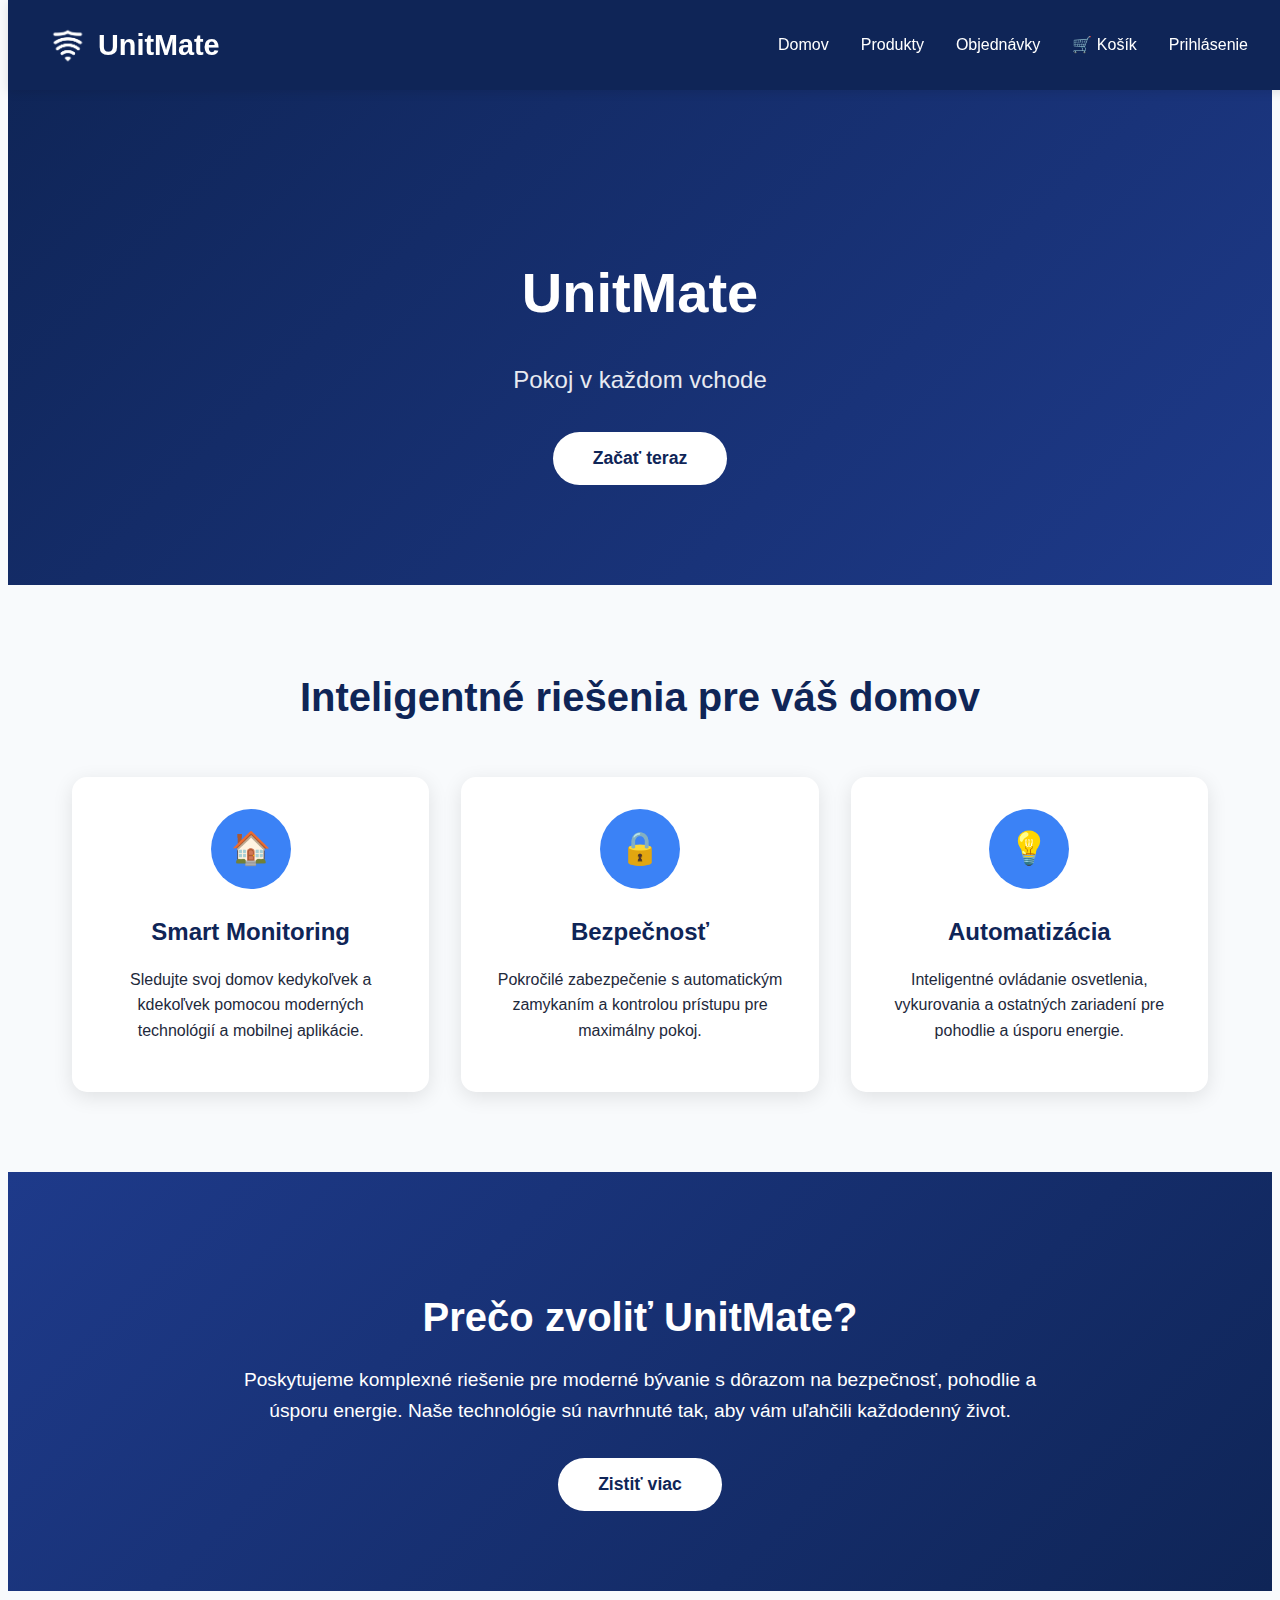
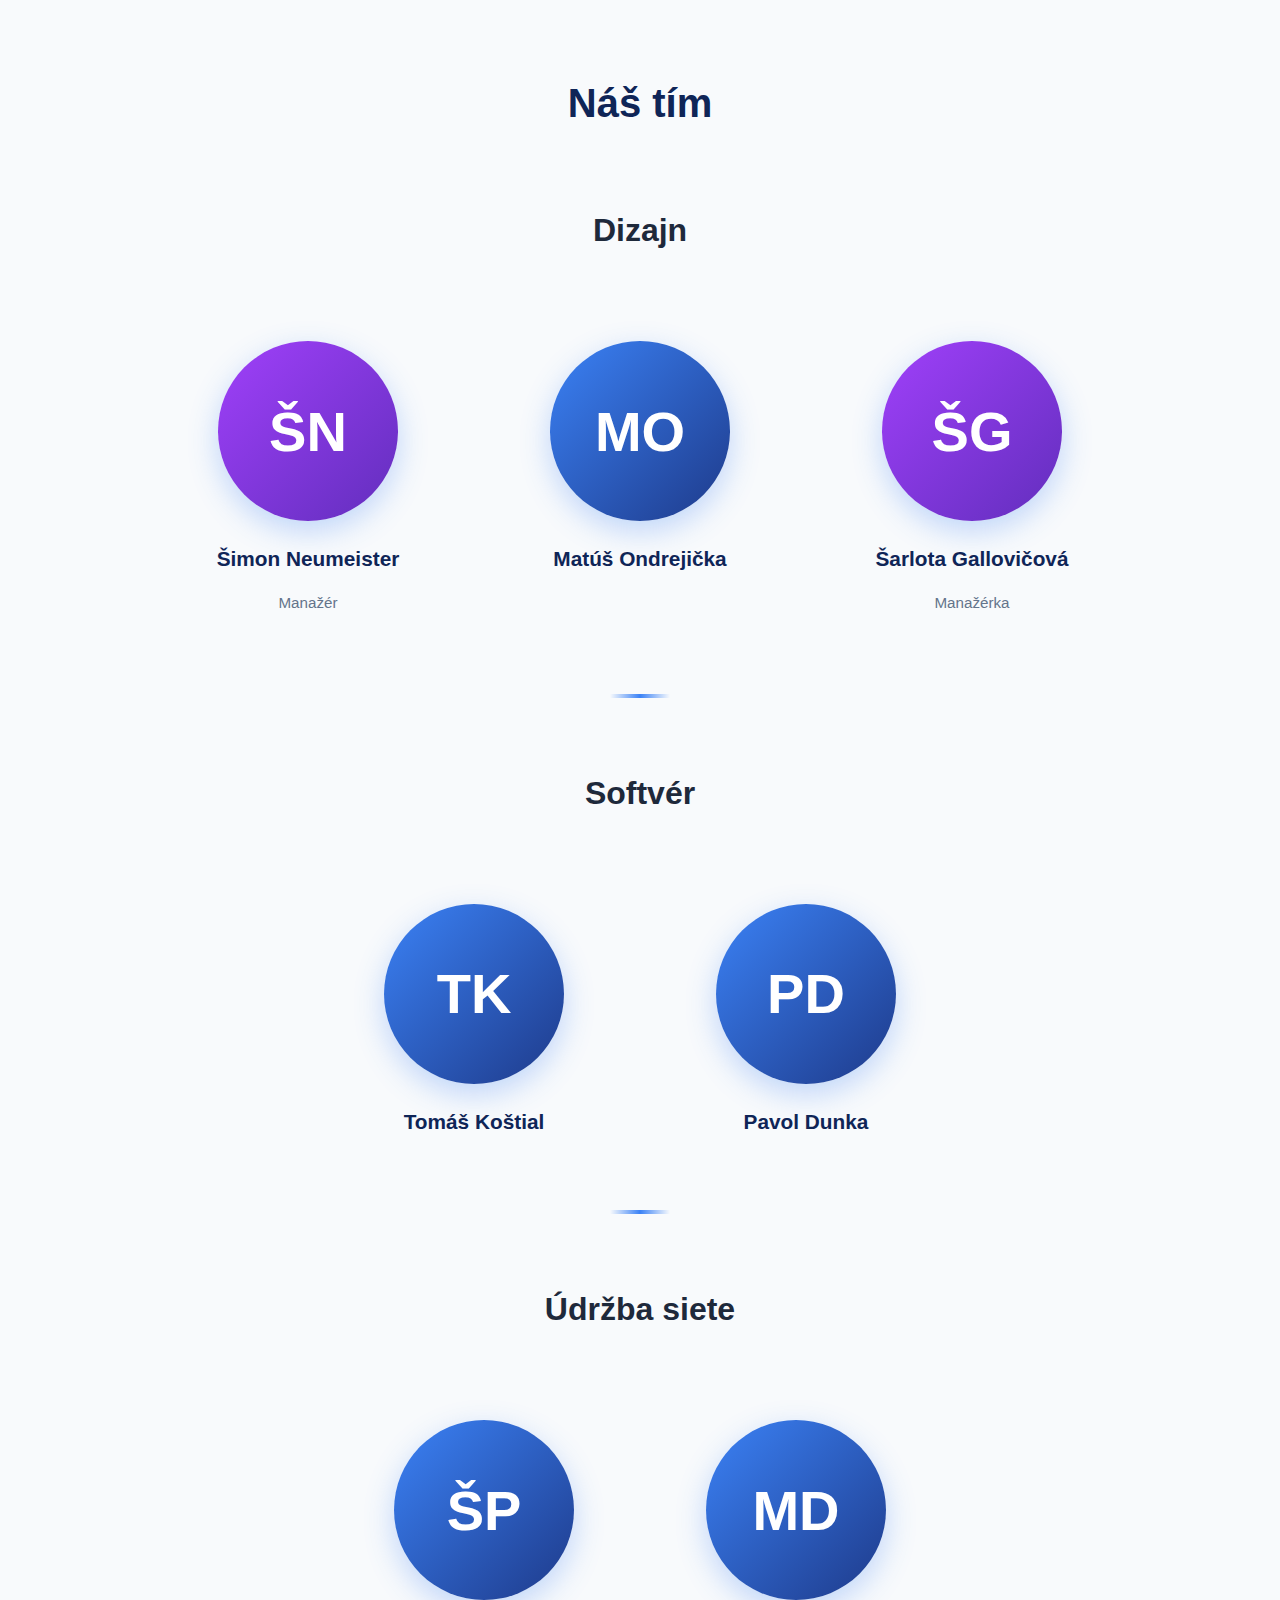
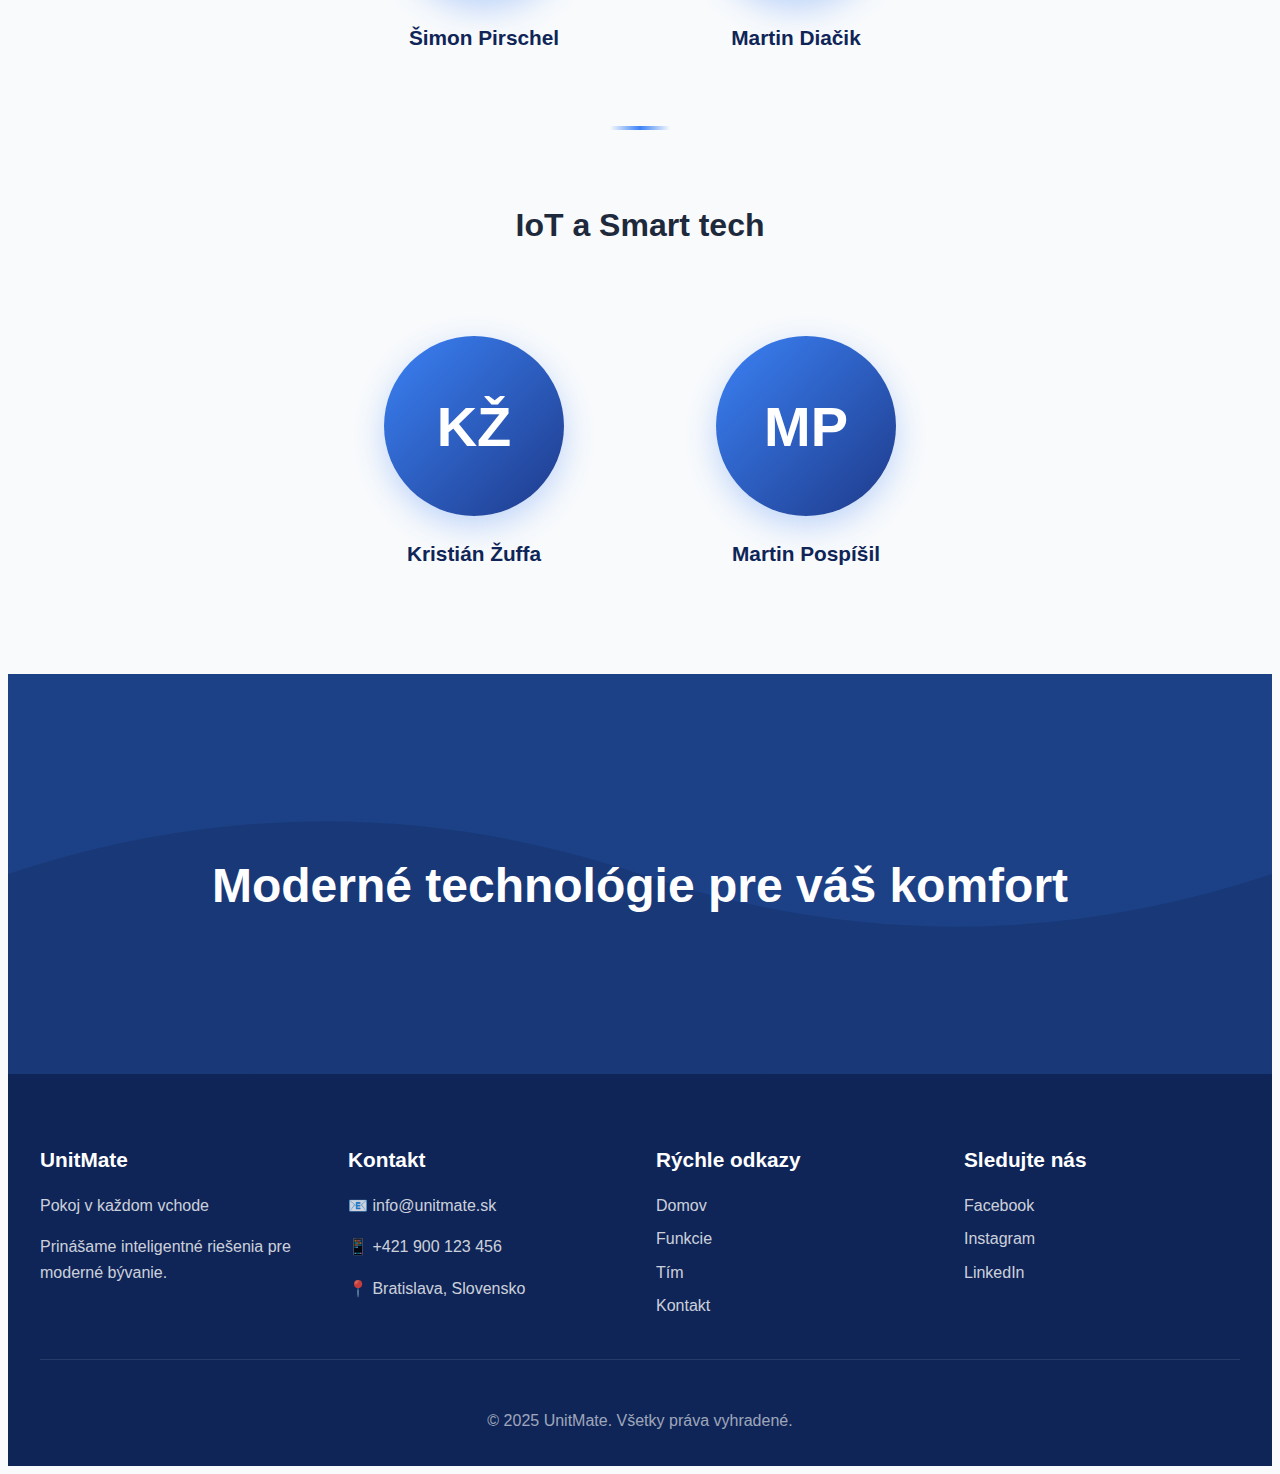
<file: index.html>
<!DOCTYPE html>
<html lang="sk">

<head>
    <meta charset="UTF-8">
    <meta name="viewport" content="width=device-width, initial-scale=1.0">
    <title>UnitMate - Pokoj v každom vchode</title>
    <link rel="stylesheet" href="css/default.css">
    <style>
        nav {
            background: var(--primary);
            padding: 1rem 2rem;
            position: fixed;
            width: 100%;
            top: 0;
            z-index: 1000;
            box-shadow: 0 2px 10px rgba(0, 0, 0, 0.1);
        }


        .nav-container {
            max-width: 1200px;
            margin: 0 auto;
            display: flex;
            justify-content: space-between;
            align-items: center;
        }


        .logo {
            font-size: 1.8rem;
            font-weight: 700;
            color: white;
            text-decoration: none;
        }


        .nav-links {
            display: flex;
            gap: 2rem;
            list-style: none;
        }


        .nav-links a {
            color: white;
            text-decoration: none;
            transition: color 0.3s;
            font-weight: 500;
        }


        .nav-links a:hover {
            color: var(--accent);
        }

        /* Hero Section */
        .hero {
            background: linear-gradient(135deg, var(--primary) 0%, var(--secondary) 100%);
            color: white;
            padding: 150px 2rem 100px;
            text-align: center;
            margin-top: 60px;
        }

        .hero h1 {
            font-size: 3.5rem;
            margin-bottom: 1rem;
            font-weight: 800;
        }

        .hero p {
            font-size: 1.5rem;
            margin-bottom: 2rem;
            opacity: 0.9;
        }

        .cta-button {
            background: white;
            color: var(--primary);
            padding: 1rem 2.5rem;
            border: none;
            border-radius: 50px;
            font-size: 1.1rem;
            font-weight: 600;
            cursor: pointer;
            transition: transform 0.3s, box-shadow 0.3s;
        }

        .cta-button:hover {
            transform: translateY(-3px);
            box-shadow: 0 10px 25px rgba(0, 0, 0, 0.2);
        }

        /* Features Section */
        .features {
            max-width: 1200px;
            margin: 80px auto;
            padding: 0 2rem;
        }

        .section-title {
            text-align: center;
            font-size: 2.5rem;
            color: var(--primary);
            margin-bottom: 3rem;
            font-weight: 700;
        }

        .features-grid {
            display: grid;
            grid-template-columns: repeat(auto-fit, minmax(300px, 1fr));
            gap: 2rem;
        }

        .feature-card {
            background: white;
            padding: 2rem;
            border-radius: 15px;
            box-shadow: 0 5px 20px rgba(0, 0, 0, 0.1);
            transition: transform 0.3s;
            text-align: center;
        }

        .feature-card:hover {
            transform: translateY(-10px);
        }

        .feature-icon {
            width: 80px;
            height: 80px;
            background: var(--accent);
            border-radius: 50%;
            display: flex;
            align-items: center;
            justify-content: center;
            margin: 0 auto 1.5rem;
            font-size: 2rem;
        }

        .feature-card h3 {
            color: var(--primary);
            margin-bottom: 1rem;
            font-size: 1.5rem;
        }

        /* Banner Section */
        .banner {
            background: linear-gradient(135deg, var(--secondary) 0%, var(--primary) 100%);
            color: white;
            padding: 80px 2rem;
            text-align: center;
            margin: 80px 0;
        }

        .banner h2 {
            font-size: 2.5rem;
            margin-bottom: 1rem;
        }

        .banner p {
            font-size: 1.2rem;
            max-width: 800px;
            margin: 0 auto 2rem;
        }

        /* Team Section */
        .team {
            max-width: 1200px;
            margin: 80px auto;
            padding: 0 2rem;
        }

        .team-grid {
            display: flex;
            flex-direction: column;
            gap: 3rem;
        }

        .team-row {
            display: flex;
            justify-content: center;
            gap: 2rem;
            flex-wrap: wrap;
        }

        .team-row-2 .team-member {
            flex: 0 1 calc(50% - 1rem);
            max-width: 300px;
        }

        .team-row-3 .team-member {
            flex: 0 1 calc(33.333% - 1.5rem);
            max-width: 280px;
        }

        .team-member {
            text-align: center;
            transition: transform 0.3s;
            padding: 1rem;
        }

        .team-member:hover {
            transform: translateY(-10px);
        }

        .team-photo {
            width: 180px;
            height: 180px;
            border-radius: 50%;
            background: linear-gradient(135deg, var(--accent) 0%, var(--secondary) 100%);
            margin: 0 auto 1rem;
            display: flex;
            align-items: center;
            justify-content: center;
            font-size: 3.5rem;
            color: white;
            font-weight: 700;
            box-shadow: 0 10px 30px rgba(59, 130, 246, 0.3);
            transition: all 0.3s;
        }

        .team-member.manager .team-photo {
            background: linear-gradient(135deg, #a040fa 0%, #622ebd 100%);
        }

        .team-member:hover .team-photo {
            transform: scale(1.05);
            box-shadow: 0 15px 40px rgba(59, 130, 246, 0.4);
        }

        .team-member:hover .team-leader-photo {
            transform: scale(1.05);
            box-shadow: 0 15px 40px rgba(59, 130, 246, 0.4);
        }

        .team-member h3 {
            color: var(--primary);
            margin-bottom: 0.5rem;
            font-size: 1.3rem;
        }

        .team-member p {
            color: #64748b;
            font-size: 0.95rem;
        }

        .team-section-divider {
            width: 60px;
            height: 4px;
            background: linear-gradient(90deg, transparent, var(--accent), transparent);
            margin: 0 auto;
        }

        /* Image Banner */
        .image-banner {
            height: 400px;
            background: linear-gradient(rgba(15, 37, 87, 0.7), rgba(15, 37, 87, 0.7)),
                url('data:image/svg+xml,<svg xmlns="http://www.w3.org/2000/svg" viewBox="0 0 1200 400"><rect fill="%233b82f6" width="1200" height="400"/><path fill="%230f2557" opacity="0.3" d="M0,200 Q300,100 600,200 T1200,200 L1200,400 L0,400 Z"/></svg>');
            background-size: cover;
            background-position: center;
            display: flex;
            align-items: center;
            justify-content: center;
            color: white;
            text-align: center;
        }

        .image-banner-content h2 {
            font-size: 3rem;
            margin-bottom: 1rem;
        }

        @media (max-width: 768px) {
            .menu-toggle {
                display: flex;
            }

            .nav-links {
                position: fixed;
                left: -100%;
                top: 60px;
                flex-direction: column;
                background: var(--primary);
                width: 100%;
                text-align: center;
                transition: left 0.3s;
                padding: 2rem 0;
                gap: 0;
                box-shadow: 0 5px 10px rgba(0, 0, 0, 0.2);
            }

            .nav-links.active {
                left: 0;
            }

            .nav-links li {
                padding: 1rem 0;
                border-bottom: 1px solid rgba(255, 255, 255, 0.1);
            }

            .register-card {
                padding: 2rem;
            }

            .register-title {
                font-size: 2rem;
            }

            .footer-content {
                grid-template-columns: 1fr;
            }
        }

        @media (max-width: 768px) {
            .features {
                padding: 0 1rem;
                margin: 60px auto;
            }

            .section-title {
                font-size: 2rem;
                margin-bottom: 2rem;
            }

            .features-grid {
                grid-template-columns: 1fr;
                gap: 1.5rem;
            }

            .feature-card {
                padding: 1.5rem;
            }

            .feature-icon {
                width: 60px;
                height: 60px;
                font-size: 1.5rem;
            }
        }

        @media (max-width: 768px) {
            .team {
                padding: 0 1rem;
                margin: 60px auto;
            }

            .team-row {
                flex-direction: column;
                align-items: center;
                gap: 2rem;
            }

            .team-row-2 .team-member,
            .team-row-3 .team-member {
                flex: 1 1 100%;
                max-width: 280px;
            }

            .team-photo {
                width: 150px;
                height: 150px;
                font-size: 3rem;
            }

            .team-member h3 {
                font-size: 1.2rem;
            }
        }

        @media (max-width: 768px) {
            .banner {
                padding: 60px 1rem;
                margin: 60px 0;
            }

            .banner h2 {
                font-size: 2rem;
            }

            .banner p {
                font-size: 1rem;
                padding: 0 1rem;
            }

            .image-banner {
                height: 250px;
            }

            .image-banner-content h2 {
                font-size: 1.8rem;
                padding: 0 1rem;
            }
        }


        .profile-wrap {
            position: relative;
            font-family: inherit;
        }

        .profile-btn {
            display: inline-flex;
            align-items: center;
            gap: 8px;
            background: transparent;
            border: none;
            color: white;
            cursor: pointer;
            font-weight: 700;
            padding: 6px 10px;
            border-radius: 8px;
            font-size: 0.95rem;
        }

        .profile-icon svg {
            width: 18px;
            height: 18px;
            fill: white;
            opacity: 0.95;
            display: block;
        }

        .profile-name {
            color: white;
            white-space: nowrap;
        }

        .profile-caret {
            color: rgba(255, 255, 255, 0.9);
            font-size: 0.8rem;
        }

        .profile-dropdown {
            display: none;
            position: absolute;
            right: 0;
            top: calc(100% + 8px);
            background: white;
            border-radius: 10px;
            box-shadow: 0 8px 30px rgba(16, 24, 40, 0.12);
            overflow: hidden;
            min-width: 200px;
            z-index: 1500;
            font-size: 0.95rem;
        }

        .profile-item {
            display: block;
            padding: 10px 14px;
            color: var(--text, #1e293b);
            text-decoration: none;
            background: transparent;
            border: 0;
            width: 100%;
            text-align: left;
            cursor: pointer;
        }

        .profile-item:hover {
            background: #f8fafc;
        }

        .profile-item.logout {
            background: #fff7f7;
            color: #b91c1c;
        }
    </style>
</head>

<body>
    <!-- Navbar -->
    <nav>
        <div class="nav-container">
            <a href="index.html" class="logo">
                <img src="resources/img/unitmate_logo_wb.png" alt="UnitMate Logo">
                UnitMate
            </a>
            <div class="menu-toggle" id="mobile-menu">
                <span></span>
                <span></span>
                <span></span>
            </div>
            <ul class="nav-links" id="nav-links">
                <li><a href="#home">Domov</a></li>
                <li><a href="html/produkty.html">Produkty</a></li>
                <li><a href="html/objednavky.html">Objednávky</a></li>
                <li><a href="html/cart.html" title="Košík">🛒 Košík</a></li>
                <li id="authLinkContainer"><a href="html/login.html">Prihlásenie</a></li>
            </ul>
        </div>
    </nav>

    <!-- Hero Section -->
    <section class="hero" id="home">
        <h1>UnitMate</h1>
        <p>Pokoj v každom vchode</p>
        <a href="html/produkty.html"><button class="cta-button">Začať teraz</button></a>
    </section>

    <!-- Features Section -->
    <section class="features" id="features">
        <h2 class="section-title">Inteligentné riešenia pre váš domov</h2>
        <div class="features-grid">
            <div class="feature-card">
                <div class="feature-icon">🏠</div>
                <h3>Smart Monitoring</h3>
                <p>Sledujte svoj domov kedykoľvek a kdekoľvek pomocou moderných technológií a mobilnej aplikácie.</p>
            </div>
            <div class="feature-card">
                <div class="feature-icon">🔒</div>
                <h3>Bezpečnosť</h3>
                <p>Pokročilé zabezpečenie s automatickým zamykaním a kontrolou prístupu pre maximálny pokoj.</p>
            </div>
            <div class="feature-card">
                <div class="feature-icon">💡</div>
                <h3>Automatizácia</h3>
                <p>Inteligentné ovládanie osvetlenia, vykurovania a ostatných zariadení pre pohodlie a úsporu energie.
                </p>
            </div>
        </div>
    </section>

    <!-- Banner -->
    <section class="banner">
        <h2>Prečo zvoliť UnitMate?</h2>
        <p>Poskytujeme komplexné riešenie pre moderné bývanie s dôrazom na bezpečnosť, pohodlie a úsporu energie. Naše
            technológie sú navrhnuté tak, aby vám uľahčili každodenný život.</p>
        <button class="cta-button">Zistiť viac</button>
    </section>

    <!-- Team Section -->
    <section class="team" id="team">
        <h2 class="section-title">Náš tím</h2>
        <div class="team-grid">
            <!-- Row 1: 2 people - Leadership -->
            <h1 style="display: flex; justify-content: center;">Dizajn</h1>
            <div class="team-row team-row-2">
                <div class="team-member manager">
                    <div class="team-photo">ŠN</div>
                    <h3>Šimon Neumeister</h3>
                    <p>Manažér</p>
                </div>
                <div class="team-member">
                    <div class="team-photo">MO</div>
                    <h3>Matúš Ondrejička</h3>
                </div>
                <div class="team-member manager">
                    <div class="team-photo">ŠG</div>
                    <h3>Šarlota Gallovičová</h3>
                    <p>Manažérka
                </div>
            </div>

            <div class="team-section-divider"></div>
            <h1 style="display: flex; justify-content: center;">Softvér</h1>
            <!-- Row 2: 2 people - Development -->
            <div class="team-row team-row-2">

                <div class="team-member">
                    <div class="team-photo">TK</div>
                    <h3>Tomáš Koštial</h3>
                </div>
                <div class="team-member">
                    <div class="team-photo">PD</div>
                    <h3>Pavol Dunka</h3>
                </div>
            </div>

            <div class="team-section-divider"></div>

            <!-- Row 3: 3 people - Product & Design -->
            <h1 style="display: flex; justify-content: center;">Údržba siete</h1>
            <div class="team-row team-row-3">
                <div class="team-member">
                    <div class="team-photo">ŠP</div>
                    <h3>Šimon Pirschel</h3>

                </div>
                <div class="team-member">
                    <div class="team-photo">MD</div>
                    <h3>Martin Diačik</h3>

                </div>
            </div>

            <div class="team-section-divider"></div>

            <!-- Row 4: 2 people - Sales & Support -->
            <h1 style="display: flex; justify-content: center;">IoT a Smart tech</h1>
            <div class="team-row team-row-2">
                <div class="team-member">
                    <div class="team-photo">KŽ</div>
                    <h3>Kristián Žuffa</h3>
                </div>
                <div class="team-member">
                    <div class="team-photo">MP</div>
                    <h3>Martin Pospíšil</h3>
                </div>
            </div>
        </div>
    </section>

    <!-- Image Banner -->
    <section class="image-banner">
        <div class="image-banner-content">
            <h2>Moderné technológie pre váš komfort</h2>
        </div>
    </section>

    <!-- Footer -->
    <footer id="contact">
        <div class="footer-content">
            <div class="footer-section">
                <h3>UnitMate</h3>
                <p>Pokoj v každom vchode</p>
                <p>Prinášame inteligentné riešenia pre moderné bývanie.</p>
            </div>
            <div class="footer-section">
                <h3>Kontakt</h3>
                <p>📧 info@unitmate.sk</p>
                <p>📱 +421 900 123 456</p>
                <p>📍 Bratislava, Slovensko</p>
            </div>
            <div class="footer-section">
                <h3>Rýchle odkazy</h3>
                <a href="index.html">Domov</a>
                <a href="#features">Funkcie</a>
                <a href="#team">Tím</a>
                <a href="#contact">Kontakt</a>
            </div>
            <div class="footer-section">
                <h3>Sledujte nás</h3>
                <a href="#">Facebook</a>
                <a href="#">Instagram</a>
                <a href="#">LinkedIn</a>
            </div>
        </div>
        <div class="copyright">
            <p>&copy; 2025 UnitMate. Všetky práva vyhradené.</p>
        </div>
    </footer>
    <script src="html/js/mobile_dropdown.js"> </script>

    <!-- include shared auth script -->
    <script src="html/js/auth.js"></script>

    <script src="html/js/cart.js"></script>
</body>

</html>
</file>
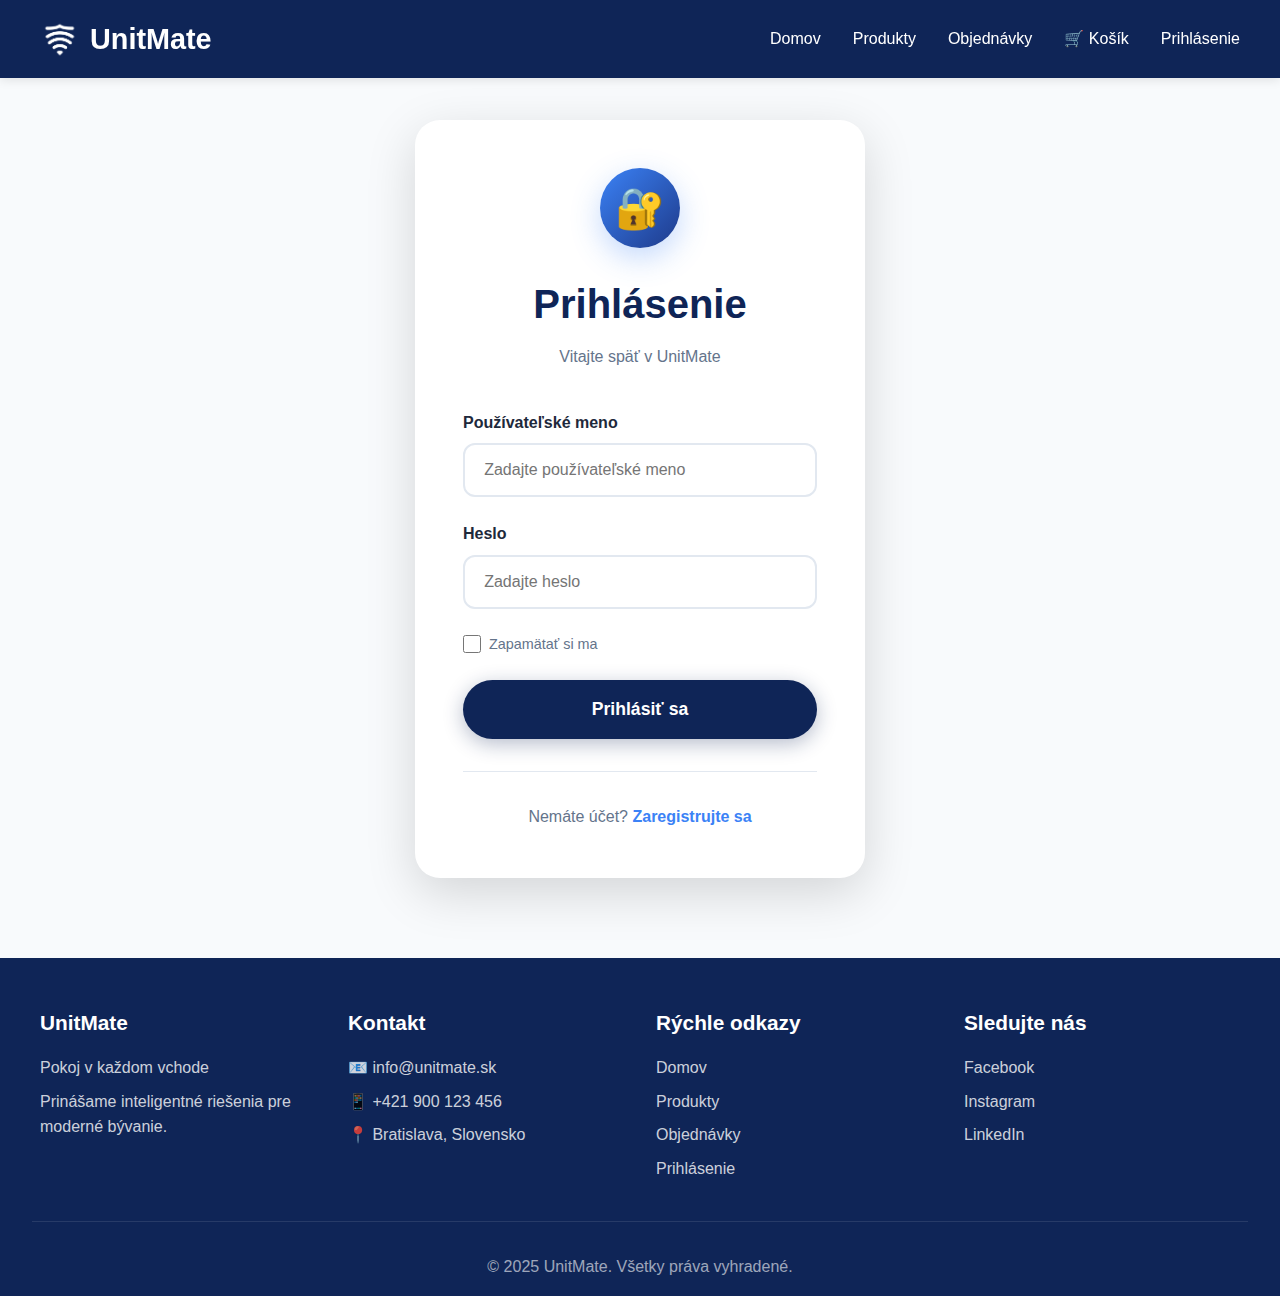
<file: html/admin.html>
<!DOCTYPE html>
<html lang="sk">

<head>
    <meta charset="UTF-8">
    <meta name="viewport" content="width=device-width, initial-scale=1.0">
    <title>UnitMate - Admin Panel</title>
    <link rel="stylesheet" href="../css/default.css">
    <style>
        * {
            margin: 0;
            padding: 0;
            box-sizing: border-box;
        }

        :root {
            --primary: #0f2557;
            --secondary: #1e3a8a;
            --accent: #3b82f6;
            --light: #f8fafc;
            --text: #1e293b;
            --success: #22c55e;
            --warning: #f59e0b;
            --danger: #ef4444;
        }

        body {
            font-family: -apple-system, BlinkMacSystemFont, 'Segoe UI', Roboto, Oxygen, Ubuntu, Cantarell, sans-serif;
            color: var(--text);
            line-height: 1.6;
            background: var(--light);
        }

        .admin-container {
            max-width: 1400px;
            margin: 100px auto 40px;
            padding: 0 2rem;
        }

        .admin-header {
            background: linear-gradient(135deg, var(--primary) 0%, var(--secondary) 100%);
            color: white;
            padding: 2rem;
            border-radius: 15px;
            margin-bottom: 2rem;
        }

        .admin-header h1 {
            font-size: 2.5rem;
            margin-bottom: 0.5rem;
        }

        .tabs {
            display: flex;
            gap: 1rem;
            margin-bottom: 2rem;
            overflow-x: auto;
        }

        .tab-btn {
            padding: 1rem 2rem;
            background: white;
            border: 2px solid #e2e8f0;
            border-radius: 10px;
            cursor: pointer;
            transition: all 0.3s;
            font-weight: 600;
            color: var(--text);
            white-space: nowrap;
        }

        .tab-btn.active {
            background: var(--primary);
            color: white;
            border-color: var(--primary);
        }

        .tab-content {
            display: none;
        }

        .tab-content.active {
            display: block;
        }

        .admin-section {
            background: white;
            padding: 2rem;
            border-radius: 15px;
            box-shadow: 0 5px 20px rgba(0, 0, 0, 0.08);
            margin-bottom: 2rem;
        }

        .section-header {
            display: flex;
            justify-content: space-between;
            align-items: center;
            margin-bottom: 2rem;
        }

        .section-title {
            font-size: 1.8rem;
            color: var(--primary);
            font-weight: 700;
        }

        .btn {
            padding: 0.8rem 1.5rem;
            border: none;
            border-radius: 8px;
            font-weight: 600;
            cursor: pointer;
            transition: all 0.3s;
        }

        .btn-primary {
            background: var(--primary);
            color: white;
        }

        .btn-primary:hover {
            background: var(--secondary);
        }

        .btn-success {
            background: var(--success);
            color: white;
        }

        .btn-danger {
            background: var(--danger);
            color: white;
        }

        .data-table {
            width: 100%;
            border-collapse: collapse;
            margin-top: 1rem;
        }

        .data-table th,
        .data-table td {
            padding: 1rem;
            text-align: left;
            border-bottom: 1px solid #e2e8f0;
        }

        .data-table th {
            background: var(--light);
            font-weight: 700;
            color: var(--primary);
        }

        .data-table tr:hover {
            background: var(--light);
        }

        .form-group {
            margin-bottom: 1.5rem;
        }

        .form-label {
            display: block;
            margin-bottom: 0.5rem;
            font-weight: 600;
            color: var(--text);
        }

        .form-input,
        .form-select,
        .form-textarea {
            width: 100%;
            padding: 0.8rem;
            border: 2px solid #e2e8f0;
            border-radius: 8px;
            font-size: 1rem;
            font-family: inherit;
        }

        .form-input:focus,
        .form-select:focus,
        .form-textarea:focus {
            outline: none;
            border-color: var(--accent);
        }

        .form-textarea {
            resize: vertical;
            min-height: 150px;
        }

        .modal {
            display: none;
            position: fixed;
            top: 0;
            left: 0;
            width: 100%;
            height: 100%;
            background: rgba(0, 0, 0, 0.5);
            z-index: 2000;
            align-items: center;
            justify-content: center;
        }

        .modal.show {
            display: flex;
        }

        .modal-content {
            background: white;
            padding: 2rem;
            border-radius: 15px;
            max-width: 600px;
            width: 90%;
            max-height: 90vh;
            overflow-y: auto;
        }

        .modal-header {
            display: flex;
            justify-content: space-between;
            align-items: center;
            margin-bottom: 1.5rem;
        }

        .modal-title {
            font-size: 1.5rem;
            font-weight: 700;
            color: var(--primary);
        }

        .close-modal {
            background: none;
            border: none;
            font-size: 1.5rem;
            cursor: pointer;
            color: #64748b;
        }

        .alert {
            padding: 1rem;
            border-radius: 8px;
            margin-bottom: 1rem;
        }

        .alert-success {
            background: #dcfce7;
            color: #15803d;
        }

        .alert-error {
            background: #fee2e2;
            color: #dc2626;
        }

        .badge {
            display: inline-block;
            padding: 0.3rem 0.8rem;
            border-radius: 20px;
            font-size: 0.85rem;
            font-weight: 600;
        }

        .badge-admin {
            background: #dbeafe;
            color: #1e40af;
        }

        .badge-superadmin {
            background: #f3e8ff;
            color: #7c3aed;
        }

        .badge-customer {
            background: #f1f5f9;
            color: #475569;
        }

        .action-buttons {
            display: flex;
            gap: 0.5rem;
        }

        .icon-btn {
            padding: 0.5rem;
            border: none;
            background: none;
            cursor: pointer;
            font-size: 1.2rem;
            transition: transform 0.2s;
        }

        .icon-btn:hover {
            transform: scale(1.1);
        }

        .access-denied {
            text-align: center;
            padding: 4rem 2rem;
        }

        .access-denied h2 {
            color: var(--danger);
            font-size: 2rem;
            margin-bottom: 1rem;
        }

        @media (max-width: 968px) {
            .admin-container {
                padding: 0 1rem;
                margin-top: 80px;
            }

            .admin-header {
                padding: 1.5rem;
            }

            .admin-header h1 {
                font-size: 2rem;
            }

            .tabs {
                overflow-x: auto;
                -webkit-overflow-scrolling: touch;
                flex-wrap: nowrap;
            }

            .tab-btn {
                padding: 0.8rem 1.2rem;
                white-space: nowrap;
                font-size: 0.9rem;
            }

            .admin-section {
                padding: 1.5rem;
            }

            .section-header {
                flex-direction: column;
                gap: 1rem;
                align-items: flex-start;
            }

            .btn {
                width: 100%;
            }

            /* Make tables scrollable */
            .data-table {
                display: block;
                overflow-x: auto;
                white-space: nowrap;
                -webkit-overflow-scrolling: touch;
            }

            .data-table thead,
            .data-table tbody,
            .data-table tr {
                display: table;
                width: 100%;
            }

            .data-table th,
            .data-table td {
                padding: 0.5rem;
                font-size: 0.85rem;
            }

            .modal-content {
                width: 95%;
                max-height: 85vh;
                padding: 1.5rem;
            }

            .form-row {
                grid-template-columns: 1fr;
            }
        }

        @media (max-width: 480px) {
            .admin-header {
                padding: 1rem;
            }

            .admin-header h1 {
                font-size: 1.5rem;
            }

            .section-title {
                font-size: 1.3rem;
            }

            .action-buttons {
                flex-direction: column;
                width: 100%;
            }

            .icon-btn {
                width: 100%;
                padding: 0.8rem;
            }

            .badge {
                font-size: 0.75rem;
                padding: 0.2rem 0.6rem;
            }
        }

        @media (max-width: 768px) {
            .menu-toggle {
                display: flex;
            }

            .nav-links {
                position: fixed;
                left: -100%;
                top: 60px;
                flex-direction: column;
                background: var(--primary);
                width: 100%;
                text-align: center;
                transition: left 0.3s;
                padding: 2rem 0;
                gap: 0;
                box-shadow: 0 5px 10px rgba(0, 0, 0, 0.2);
            }

            .nav-links.active {
                left: 0;
            }

            .nav-links li {
                padding: 1rem 0;
                border-bottom: 1px solid rgba(255, 255, 255, 0.1);
            }

            .register-card {
                padding: 2rem;
            }

            .register-title {
                font-size: 2rem;
            }

            .footer-content {
                grid-template-columns: 1fr;
            }
        }
    </style>
</head>

<body>
    <nav>
        <div class="nav-container">
            <a href="../index.html" class="logo">
                <img src="../resources/img/unitmate_logo_wb.png" alt="UnitMate Logo">
                UnitMate
            </a>
            <ul class="nav-links" id="nav-links">
                <li><a href="../index.html">Domov</a></li>
                <li><a href="produkty.html">Produkty</a></li>
                <li><a href="objednavky.html">Objednávky</a></li>
                <li><a href="cart.html">🛒 Košík</a></li>
                <li id="authLinkContainer"><a href="login.html">Prihlásenie</a></li>
            </ul>
        </div>
    </nav>

    <div class="admin-container" id="adminContainer">
        <div class="admin-header">
            <h1>Admin Panel</h1>
            <p id="roleDisplay">Načítavam...</p>
        </div>

        <div class="tabs" id="adminTabs">
            <!-- Tabs will be dynamically loaded based on role -->
        </div>

        <div id="tabContent">
            <!-- Tab content will be dynamically loaded -->
        </div>
    </div>

    <footer>
        <div class="footer-content">
            <div class="footer-section">
                <h3>UnitMate</h3>
                <p>Pokoj v každom vchode</p>
            </div>
        </div>
        <div class="copyright">
            <p>&copy; 2025 UnitMate. Všetky práva vyhradené.</p>
        </div>
    </footer>

    <script src="js/auth.js"></script>
    <script>
        let currentRole = 'z';
        let currentTab = '';

        async function checkAccess() {
            const userData = sessionStorage.getItem('user') || localStorage.getItem('user');
            if (!userData) {
                window.location.href = 'login.html';
                return;
            }

            const user = JSON.parse(userData);
            currentRole = user.role || 'z';

            if (currentRole === 'z') {
                document.getElementById('adminContainer').innerHTML = `
                    <div class="access-denied">
                        <h2>⛔ Prístup zamietnutý</h2>
                        <p>Nemáte oprávnenie na prístup k admin panelu.</p>
                        <button class="btn btn-primary" onclick="window.location.href='../index.html'">
                            Späť na domovskú stránku
                        </button>
                    </div>
                `;
                return;
            }

            initializeAdminPanel();
        }

        function initializeAdminPanel() {
            const roleNames = {
                's': 'Super Admin',
                'a': 'Admin',
                'z': 'Zákazník'
            };
            document.getElementById('roleDisplay').textContent = `Prihlásený ako: ${roleNames[currentRole]}`;

            const tabs = [];

            if (currentRole === 's') {
                tabs.push(
                    { id: 'homepage', label: '🏠 Úprava domovskej stránky' },
                    { id: 'users', label: '👥 Správa používateľov' },
                    { id: 'products', label: '📦 Správa produktov' },
                    { id: 'orders', label: '📋 Správa objednávok' }
                );
            } else if (currentRole === 'a') {
                tabs.push(
                    { id: 'products', label: '📦 Správa produktov' },
                    { id: 'orders', label: '📋 Správa objednávok' }
                );
            }

            const tabsHTML = tabs.map(tab =>
                `<button class="tab-btn" onclick="switchTab('${tab.id}')">${tab.label}</button>`
            ).join('');
            document.getElementById('adminTabs').innerHTML = tabsHTML;

            if (tabs.length > 0) {
                switchTab(tabs[0].id);
            }
        }

        function switchTab(tabId) {
            currentTab = tabId;
            document.querySelectorAll('.tab-btn').forEach(btn => btn.classList.remove('active'));
            event?.target?.classList.add('active');

            const content = document.getElementById('tabContent');

            switch (tabId) {
                case 'homepage':
                    loadHomepageEditor();
                    break;
                case 'users':
                    loadUsersManager();
                    break;
                case 'products':
                    loadProductsManager();
                    break;
                case 'orders':
                    loadOrdersManager();
                    break;
            }
        }

        function loadHomepageEditor() {
            document.getElementById('tabContent').innerHTML = `
                <div class="admin-section">
                    <div class="section-header">
                        <h2 class="section-title">Úprava obsahu domovskej stránky</h2>
                    </div>
                    <div id="homepageAlert"></div>
                    <form id="homepageForm">
                        <div class="form-group">
                            <label class="form-label">Hlavný nadpis</label>
                            <input type="text" class="form-input" id="heroTitle" value="UnitMate" required>
                        </div>
                        <div class="form-group">
                            <label class="form-label">Podnadpis</label>
                            <input type="text" class="form-input" id="heroSubtitle" value="Pokoj v každom vchode" required>
                        </div>
                        <div class="form-group">
                            <label class="form-label">Popis bannera</label>
                            <textarea class="form-textarea" id="bannerDescription">Poskytujeme komplexné riešenie pre moderné bývanie s dôrazom na bezpečnosť, pohodlie a úsporu energie.</textarea>
                        </div>
                        <button type="submit" class="btn btn-success">💾 Uložiť zmeny</button>
                    </form>
                </div>
            `;

            document.getElementById('homepageForm').addEventListener('submit', async (e) => {
                e.preventDefault();
                const alertDiv = document.getElementById('homepageAlert');
                alertDiv.innerHTML = '<div class="alert alert-success">✓ Zmeny boli úspešne uložené!</div>';
                setTimeout(() => alertDiv.innerHTML = '', 3000);
            });
        }

        async function loadUsersManager() {
            const content = `
                <div class="admin-section">
                    <div class="section-header">
                        <h2 class="section-title">Správa používateľov</h2>
                        <button class="btn btn-primary" onclick="showAddUserModal()">➕ Pridať používateľa</button>
                    </div>
                    <div id="usersAlert"></div>
                    <table class="data-table" id="usersTable">
                        <thead>
                            <tr>
                                <th>ID</th>
                                <th>Meno</th>
                                <th>Login</th>
                                <th>Rola</th>
                                <th>Email</th>
                                <th>Akcie</th>
                            </tr>
                        </thead>
                        <tbody id="usersTableBody">
                            <tr><td colspan="6">Načítavam...</td></tr>
                        </tbody>
                    </table>
                </div>
            `;
            document.getElementById('tabContent').innerHTML = content;
            loadUsers();
        }

        async function loadUsers() {
            try {
                const response = await fetch('../php/admin/get_users.php');
                const users = await response.json();

                const tbody = document.getElementById('usersTableBody');
                tbody.innerHTML = users.map(user => `
                    <tr>
                        <td>${user.ID}</td>
                        <td>${user.firstname} ${user.lastname}</td>
                        <td>${user.login}</td>
                        <td>${getRoleBadge(user.role)}</td>
                        <td>${user.email || '-'}</td>
                        <td class="action-buttons">
                            <button class="icon-btn" onclick="editUser(${user.ID})" title="Upraviť">✏️</button>
                            <button class="icon-btn" onclick="deleteUser(${user.ID})" title="Vymazať">🗑️</button>
                        </td>
                    </tr>
                `).join('');
            } catch (error) {
                console.error('Error loading users:', error);
            }
        }

        function getRoleBadge(role) {
            const badges = {
                's': '<span class="badge badge-superadmin">Super Admin</span>',
                'a': '<span class="badge badge-admin">Admin</span>',
                'z': '<span class="badge badge-customer">Zákazník</span>'
            };
            return badges[role] || badges['z'];
        }

        async function loadProductsManager() {
            const content = `
                <div class="admin-section">
                    <div class="section-header">
                        <h2 class="section-title">Správa produktov</h2>
                        <button class="btn btn-primary" onclick="showAddProductModal()">➕ Pridať produkt</button>
                    </div>
                    <div id="productsAlert"></div>
                    <table class="data-table">
                        <thead>
                            <tr>
                                <th>Názov</th>
                                <th>Kategória</th>
                                <th>Cena</th>
                                <th>Stav</th>
                                <th>Akcie</th>
                            </tr>
                        </thead>
                        <tbody id="productsTableBody">
                            <tr><td colspan="5">Načítavam...</td></tr>
                        </tbody>
                    </table>
                </div>
            `;
            document.getElementById('tabContent').innerHTML = content;
            loadProducts();
        }

        async function loadProducts() {
            try {
                const response = await fetch('../php/products_json_api.php');
                const products = await response.json();

                const tbody = document.getElementById('productsTableBody');
                tbody.innerHTML = products.map(product => `
                    <tr>
                        <td>${product.name}</td>
                        <td>${product.category}</td>
                        <td>${product.base_price}€</td>
                        <td>${product.status}</td>
                        <td class="action-buttons">
                            <button class="icon-btn" onclick="editProduct('${product.name}')" title="Upraviť">✏️</button>
                            <button class="icon-btn" onclick="deleteProduct('${product.name}')" title="Vymazať">🗑️</button>
                        </td>
                    </tr>
                `).join('');
            } catch (error) {
                console.error('Error loading products:', error);
            }
        }

        async function loadOrdersManager() {
            const content = `
                <div class="admin-section">
                    <div class="section-header">
                        <h2 class="section-title">Správa objednávok</h2>
                    </div>
                    <div id="ordersAlert"></div>
                    <table class="data-table">
                        <thead>
                            <tr>
                                <th>ID</th>
                                <th>Zákazník</th>
                                <th>Produkty</th>
                                <th>Stav</th>
                                <th>Cena</th>
                                <th>Akcie</th>
                            </tr>
                        </thead>
                        <tbody id="ordersTableBody">
                            <tr><td colspan="6">Načítavam...</td></tr>
                        </tbody>
                    </table>
                </div>
            `;
            document.getElementById('tabContent').innerHTML = content;
            loadOrders();
        }

        async function loadOrders() {
            try {
                const response = await fetch('../php/admin/get_all_orders.php');
                const orders = await response.json();

                const tbody = document.getElementById('ordersTableBody');
                tbody.innerHTML = orders.map(order => `
                    <tr>
                        <td>${order.id}</td>
                        <td>${order.customerName}</td>
                        <td>${order.products}</td>
                        <td>${order.status}</td>
                        <td>${order.price}</td>
                        <td class="action-buttons">
                            <button class="icon-btn" onclick="editOrderStatus(${order.order_id})" title="Zmeniť stav">✏️</button>
                            <button class="icon-btn" onclick="deleteOrder(${order.order_id})" title="Vymazať">🗑️</button>
                        </td>
                    </tr>
                `).join('');
            } catch (error) {
                console.error('Error loading orders:', error);
            }
        }

        // Modal and action functions
        // User Management Functions
        function showAddUserModal() {
            const modal = document.createElement('div');
            modal.className = 'modal show';
            modal.innerHTML = `
                <div class="modal-content">
                    <div class="modal-header">
                        <h2 class="modal-title">Pridať používateľa</h2>
                        <button class="close-modal" onclick="this.closest('.modal').remove()">✕</button>
                    </div>
                    <div id="addUserAlert"></div>
                    <form id="addUserForm">
                        <div class="form-group">
                            <label class="form-label">Meno *</label>
                            <input type="text" class="form-input" name="firstname" required>
                        </div>
                        <div class="form-group">
                            <label class="form-label">Priezvisko *</label>
                            <input type="text" class="form-input" name="lastname" required>
                        </div>
                        <div class="form-group">
                            <label class="form-label">Login *</label>
                            <input type="text" class="form-input" name="login" required>
                        </div>
                        <div class="form-group">
                            <label class="form-label">Heslo *</label>
                            <input type="password" class="form-input" name="password" required>
                        </div>
                        <div class="form-group">
                            <label class="form-label">Rola *</label>
                            <select class="form-select" name="role" required>
                                <option value="z">Zákazník</option>
                                <option value="a">Admin</option>
                                <option value="s">Super Admin</option>
                            </select>
                        </div>
                        <div class="form-group">
                            <label class="form-label">Email</label>
                            <input type="email" class="form-input" name="email">
                        </div>
                        <div class="form-group">
                            <label class="form-label">Telefón</label>
                            <input type="tel" class="form-input" name="telephone">
                        </div>
                        <div class="form-group">
                            <label class="form-label">Adresa</label>
                            <input type="text" class="form-input" name="address">
                        </div>
                        <button type="submit" class="btn btn-success">Pridať používateľa</button>
                    </form>
                </div>
            `;
            document.body.appendChild(modal);

            document.getElementById('addUserForm').addEventListener('submit', async (e) => {
                e.preventDefault();
                const formData = new FormData(e.target);
                const data = Object.fromEntries(formData);

                try {
                    const response = await fetch('../php/admin/add_user.php', {
                        method: 'POST',
                        headers: { 'Content-Type': 'application/json' },
                        body: JSON.stringify(data)
                    });
                    const result = await response.json();

                    if (result.success) {
                        modal.remove();
                        showAlert('usersAlert', result.message, 'success');
                        loadUsers();
                    } else {
                        showAlert('addUserAlert', result.message, 'error');
                    }
                } catch (error) {
                    showAlert('addUserAlert', 'Chyba pri pridávaní používateľa', 'error');
                }
            });
        }

        async function editUser(id) {
            try {
                const response = await fetch('../php/admin/get_users.php');
                const users = await response.json();
                const user = users.find(u => u.ID == id);

                if (!user) return;

                const modal = document.createElement('div');
                modal.className = 'modal show';
                modal.innerHTML = `
                    <div class="modal-content">
                        <div class="modal-header">
                            <h2 class="modal-title">Upraviť používateľa</h2>
                            <button class="close-modal" onclick="this.closest('.modal').remove()">✕</button>
                        </div>
                        <div id="editUserAlert"></div>
                        <form id="editUserForm">
                            <input type="hidden" name="id" value="${user.ID}">
                            <div class="form-group">
                                <label class="form-label">Meno</label>
                                <input type="text" class="form-input" name="firstname" value="${user.firstname}">
                            </div>
                            <div class="form-group">
                                <label class="form-label">Priezvisko</label>
                                <input type="text" class="form-input" name="lastname" value="${user.lastname}">
                            </div>
                            <div class="form-group">
                                <label class="form-label">Login</label>
                                <input type="text" class="form-input" name="login" value="${user.login}">
                            </div>
                            <div class="form-group">
                                <label class="form-label">Nové heslo (nechajte prázdne pre zachovanie)</label>
                                <input type="password" class="form-input" name="password">
                            </div>
                            <div class="form-group">
                                <label class="form-label">Rola</label>
                                <select class="form-select" name="role">
                                    <option value="z" ${user.role === 'z' ? 'selected' : ''}>Zákazník</option>
                                    <option value="a" ${user.role === 'a' ? 'selected' : ''}>Admin</option>
                                    <option value="s" ${user.role === 's' ? 'selected' : ''}>Super Admin</option>
                                </select>
                            </div>
                            <button type="submit" class="btn btn-success">Uložiť zmeny</button>
                        </form>
                    </div>
                `;
                document.body.appendChild(modal);

                document.getElementById('editUserForm').addEventListener('submit', async (e) => {
                    e.preventDefault();
                    const formData = new FormData(e.target);
                    const data = Object.fromEntries(formData);

                    try {
                        const response = await fetch('../php/admin/update_user.php', {
                            method: 'POST',
                            headers: { 'Content-Type': 'application/json' },
                            body: JSON.stringify(data)
                        });
                        const result = await response.json();

                        if (result.success) {
                            modal.remove();
                            showAlert('usersAlert', result.message, 'success');
                            loadUsers();
                        } else {
                            showAlert('editUserAlert', result.message, 'error');
                        }
                    } catch (error) {
                        showAlert('editUserAlert', 'Chyba pri úprave používateľa', 'error');
                    }
                });
            } catch (error) {
                console.error('Error loading user:', error);
            }
        }

        async function deleteUser(id) {
            if (!confirm('Naozaj chcete vymazať tohto používateľa?')) return;

            try {
                const user_deletion_response = await fetch('../php/admin/delete_user.php', {
                    method: 'POST',
                    headers: { 'Content-Type': 'application/json' },
                    body: JSON.stringify({ id })
                });
                const user_deletion_result = await user_deletion_response.json();

                if (user_deletion_result.success) {
                    showAlert('usersAlert', user_deletion_result.message, 'success');
                    loadUsers();
                } else {
                    showAlert('usersAlert', result.message, 'error');
                }
            } catch (error) {
                console.log('Error deleting user:', error);
                showAlert('usersAlert', 'Chyba pri mazaní používateľa', 'error');
            }
        }

        // Product Management Functions
        function showAddProductModal() {
            const modal = document.createElement('div');
            modal.className = 'modal show';
            modal.innerHTML = `
                <div class="modal-content">
                    <div class="modal-header">
                        <h2 class="modal-title">Pridať produkt</h2>
                        <button class="close-modal" onclick="this.closest('.modal').remove()">✕</button>
                    </div>
                    <div id="addProductAlert"></div>
                    <form id="addProductForm">
                        <div class="form-group">
                            <label class="form-label">Názov *</label>
                            <input type="text" class="form-input" name="name" required>
                        </div>
                        <div class="form-group">
                            <label class="form-label">Kategória *</label>
                            <input type="text" class="form-input" name="category" required>
                        </div>
                        <div class="form-group">
                            <label class="form-label">Cena *</label>
                            <input type="number" class="form-input" name="base_price" required>
                        </div>
                        <div class="form-group">
                            <label class="form-label">Stav skladu</label>
                            <input type="number" class="form-input" name="status" value="0">
                        </div>
                        <div class="form-group">
                            <label class="form-label">Popis</label>
                            <textarea class="form-textarea" name="description"></textarea>
                        </div>
                        <div class="form-group">
                            <label class="form-label">URL fotky</label>
                            <input type="text" class="form-input" name="photo_link">
                        </div>
                        <button type="submit" class="btn btn-success">Pridať produkt</button>
                    </form>
                </div>
            `;
            document.body.appendChild(modal);

            document.getElementById('addProductForm').addEventListener('submit', async (e) => {
                e.preventDefault();
                const formData = new FormData(e.target);
                const data = Object.fromEntries(formData);

                try {
                    const response = await fetch('../php/admin/add_product.php', {
                        method: 'POST',
                        headers: { 'Content-Type': 'application/json' },
                        body: JSON.stringify(data)
                    });
                    const result = await response.json();

                    if (result.success) {
                        modal.remove();
                        showAlert('productsAlert', result.message, 'success');
                        loadProducts();
                    } else {
                        showAlert('addProductAlert', result.message, 'error');
                    }
                } catch (error) {
                    showAlert('addProductAlert', 'Chyba pri pridávaní produktu', 'error');
                }
            });
        }

        async function editProduct(name) {
            try {
                const response = await fetch('../php/products_json_api.php');
                const products = await response.json();
                const product = products.find(p => p.name === name);

                if (!product) return;

                const modal = document.createElement('div');
                modal.className = 'modal show';
                modal.innerHTML = `
                    <div class="modal-content">
                        <div class="modal-header">
                            <h2 class="modal-title">Upraviť produkt</h2>
                            <button class="close-modal" onclick="this.closest('.modal').remove()">✕</button>
                        </div>
                        <div id="editProductAlert"></div>
                        <form id="editProductForm">
                            <input type="hidden" name="name" value="${product.name}">
                            <div class="form-group">
                                <label class="form-label">Kategória</label>
                                <input type="text" class="form-input" name="category" value="${product.category}">
                            </div>
                            <div class="form-group">
                                <label class="form-label">Cena</label>
                                <input type="number" class="form-input" name="base_price" value="${product.base_price}">
                            </div>
                            <div class="form-group">
                                <label class="form-label">Stav skladu</label>
                                <input type="number" class="form-input" name="status" value="${product.status}">
                            </div>
                            <div class="form-group">
                                <label class="form-label">Popis</label>
                                <textarea class="form-textarea" name="description">${product.description}</textarea>
                            </div>
                            <div class="form-group">
                                <label class="form-label">URL fotky</label>
                                <input type="text" class="form-input" name="photo_link" value="${product.photo_link || ''}">
                            </div>
                            <button type="submit" class="btn btn-success">Uložiť zmeny</button>
                        </form>
                    </div>
                `;
                document.body.appendChild(modal);

                document.getElementById('editProductForm').addEventListener('submit', async (e) => {
                    e.preventDefault();
                    const formData = new FormData(e.target);
                    const data = Object.fromEntries(formData);

                    try {
                        const response = await fetch('../php/admin/update_product.php', {
                            method: 'POST',
                            headers: { 'Content-Type': 'application/json' },
                            body: JSON.stringify(data)
                        });
                        const result = await response.json();

                        if (result.success) {
                            modal.remove();
                            showAlert('productsAlert', result.message, 'success');
                            loadProducts();
                        } else {
                            showAlert('editProductAlert', result.message, 'error');
                        }
                    } catch (error) {
                        showAlert('editProductAlert', 'Chyba pri úprave produktu', 'error');
                    }
                });
            } catch (error) {
                console.error('Error loading product:', error);
            }
        }

        async function deleteProduct(name) {
            if (!confirm('Naozaj chcete vymazať tento produkt?')) return;

            try {
                const response = await fetch('../php/admin/delete_product.php', {
                    method: 'POST',
                    headers: { 'Content-Type': 'application/json' },
                    body: JSON.stringify({ name })
                });
                const result = await response.json();

                if (result.success) {
                    showAlert('productsAlert', result.message, 'success');
                    loadProducts();
                } else {
                    showAlert('productsAlert', result.message, 'error');
                }
            } catch (error) {
                showAlert('productsAlert', 'Chyba pri mazaní produktu', 'error');
            }
        }

        // Order Management Functions
        async function editOrderStatus(id) {
            const modal = document.createElement('div');
            modal.className = 'modal show';
            modal.innerHTML = `
                <div class="modal-content">
                    <div class="modal-header">
                        <h2 class="modal-title">Zmeniť stav objednávky</h2>
                        <button class="close-modal" onclick="this.closest('.modal').remove()">✕</button>
                    </div>
                    <div id="editOrderAlert"></div>
                    <form id="editOrderForm">
                        <input type="hidden" name="order_id" value="${id}">
                        <div class="form-group">
                            <label class="form-label">Nový stav</label>
                            <select class="form-select" name="status" required>
                                <option value="pending">Čaká sa</option>
                                <option value="processing">V spracovaní</option>
                                <option value="shipped">Odoslané</option>
                                <option value="delivered">Doručené</option>
                                <option value="cancelled">Zrušené</option>
                            </select>
                        </div>
                        <button type="submit" class="btn btn-success">Uložiť zmeny</button>
                    </form>
                </div>
            `;
            document.body.appendChild(modal);

            document.getElementById('editOrderForm').addEventListener('submit', async (e) => {
                e.preventDefault();
                const formData = new FormData(e.target);
                const data = Object.fromEntries(formData);

                try {
                    const response = await fetch('../php/admin/update_order.php', {
                        method: 'POST',
                        headers: { 'Content-Type': 'application/json' },
                        body: JSON.stringify(data)
                    });
                    const result = await response.json();

                    if (result.success) {
                        modal.remove();
                        showAlert('ordersAlert', result.message, 'success');
                        loadOrders();
                    } else {
                        showAlert('editOrderAlert', result.message, 'error');
                    }
                } catch (error) {
                    showAlert('editOrderAlert', 'Chyba pri úprave objednávky', 'error');
                }
            });
        }

        async function deleteOrder(id) {
            if (!confirm('Naozaj chcete vymazať túto objednávku?')) return;

            try {
                const response = await fetch('../php/admin/delete_order.php', {
                    method: 'POST',
                    headers: { 'Content-Type': 'application/json' },
                    body: JSON.stringify({ order_id: id })
                });
                const result = await response.json();

                if (result.success) {
                    showAlert('ordersAlert', result.message, 'success');
                    loadOrders();
                } else {
                    showAlert('ordersAlert', result.message, 'error');
                }
            } catch (error) {
                showAlert('ordersAlert', 'Chyba pri mazaní objednávky', 'error');
            }
        }

        // Helper function for alerts
        function showAlert(elementId, message, type) {
            const alertDiv = document.getElementById(elementId);
            if (!alertDiv) return;

            alertDiv.innerHTML = `<div class="alert alert-${type}">${message}</div>`;
            setTimeout(() => alertDiv.innerHTML = '', 5000);
        }

        checkAccess();
    </script>
</body>

</html>
</file>
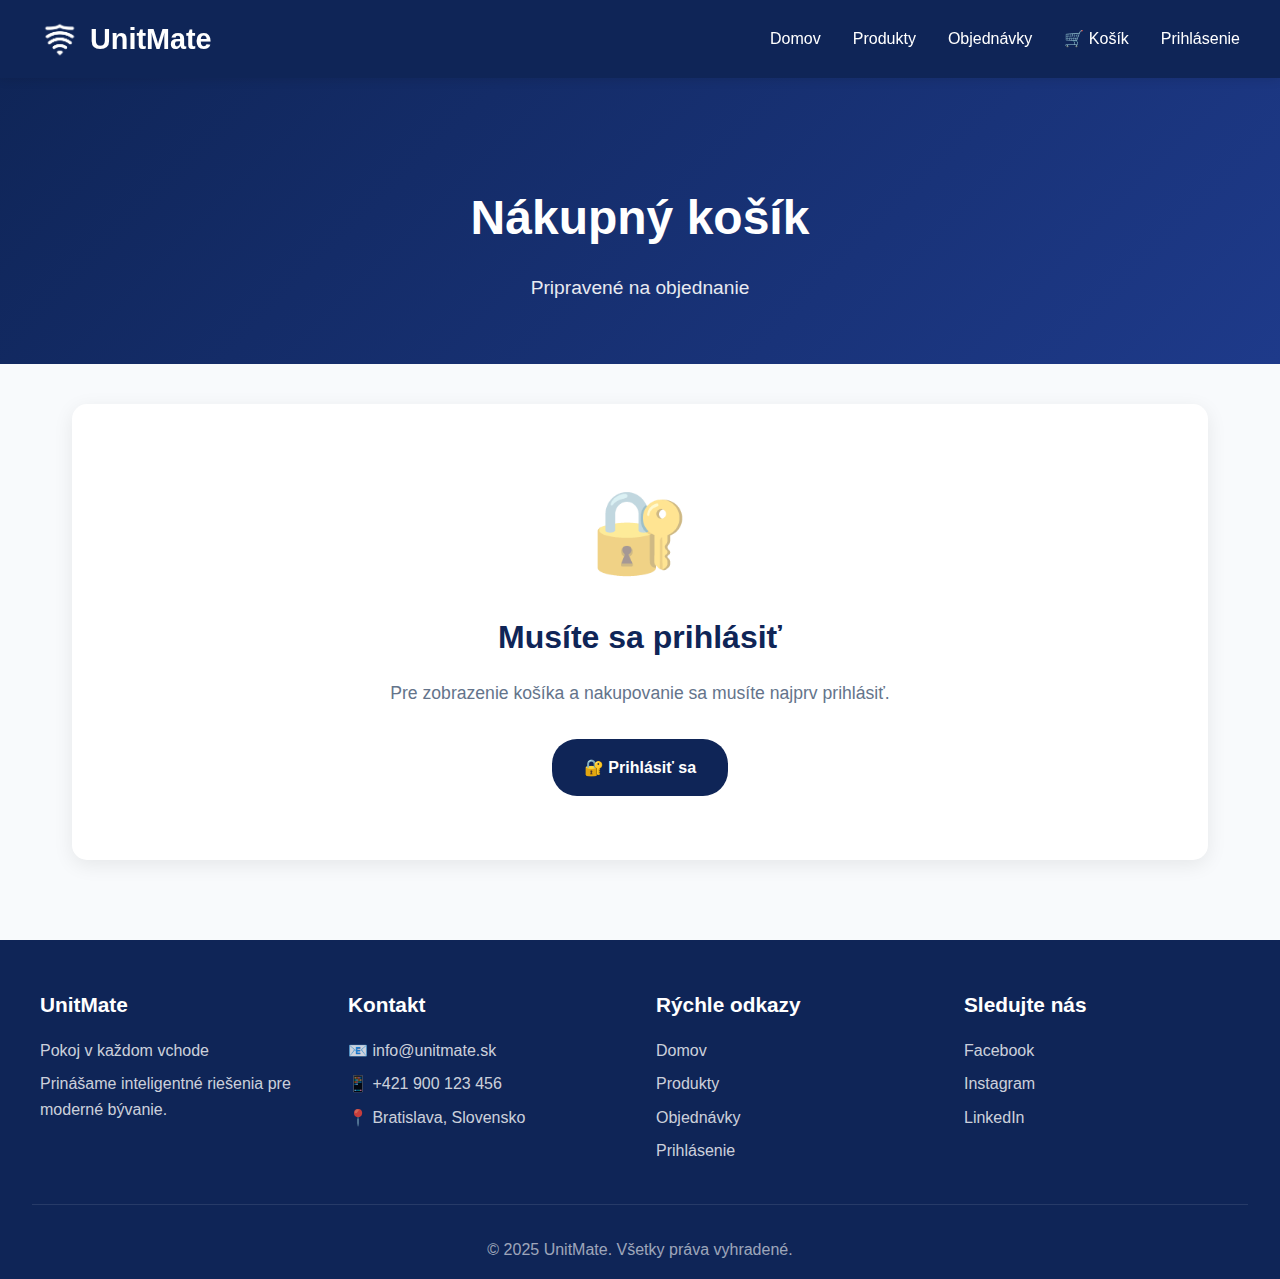
<file: html/cart.html>
<!DOCTYPE html>
<html lang="sk">

<head>
    <meta charset="UTF-8">
    <meta name="viewport" content="width=device-width, initial-scale=1.0">
    <title>UnitMate - Nákupný košík</title>
    <link rel="stylesheet" href="../css/default.css">
    <style>
        * {
            margin: 0;
            padding: 0;
            box-sizing: border-box;
        }

        :root {
            --primary: #0f2557;
            --secondary: #1e3a8a;
            --accent: #3b82f6;
            --light: #f8fafc;
            --text: #1e293b;
            --success: #22c55e;
            --danger: #ef4444;
        }

        body {
            font-family: -apple-system, BlinkMacSystemFont, 'Segoe UI', Roboto, Oxygen, Ubuntu, Cantarell, sans-serif;
            color: var(--text);
            line-height: 1.6;
            background: var(--light);
        }

        /* Navbar */
        nav {
            background: var(--primary);
            padding: 1rem 2rem;
            position: fixed;
            width: 100%;
            top: 0;
            z-index: 1000;
            box-shadow: 0 2px 10px rgba(0, 0, 0, 0.1);
        }

        .nav-container {
            max-width: 1200px;
            margin: 0 auto;
            display: flex;
            justify-content: space-between;
            align-items: center;
        }

        .logo {
            font-size: 1.8rem;
            font-weight: 700;
            color: white;
            text-decoration: none;
        }

        .nav-links {
            display: flex;
            gap: 2rem;
            list-style: none;
        }

        .nav-links a {
            color: white;
            text-decoration: none;
            transition: color 0.3s;
            font-weight: 500;
        }

        .nav-links a:hover {
            color: var(--accent);
        }

        .menu-toggle {
            display: none;
            flex-direction: column;
            cursor: pointer;
            gap: 5px;
        }

        .menu-toggle span {
            width: 25px;
            height: 3px;
            background: white;
            transition: all 0.3s;
        }

        .menu-toggle.active span:nth-child(1) {
            transform: rotate(45deg) translate(8px, 8px);
        }

        .menu-toggle.active span:nth-child(2) {
            opacity: 0;
        }

        .menu-toggle.active span:nth-child(3) {
            transform: rotate(-45deg) translate(7px, -7px);
        }

        /* Cart Header */
        .cart-header {
            background: linear-gradient(135deg, var(--primary) 0%, var(--secondary) 100%);
            color: white;
            padding: 120px 2rem 60px;
            text-align: center;
            margin-top: 60px;
        }

        .cart-header h1 {
            font-size: 3rem;
            margin-bottom: 1rem;
            font-weight: 800;
        }

        .cart-header p {
            font-size: 1.2rem;
            opacity: 0.9;
        }

        /* Cart Container */
        .cart-container {
            max-width: 1200px;
            margin: 40px auto 80px;
            padding: 0 2rem;
            display: grid;
            grid-template-columns: 1fr 400px;
            gap: 2rem;
        }

        /* Cart Items */
        .cart-items {
            display: flex;
            flex-direction: column;
            gap: 1rem;
        }

        .cart-item {
            background: white;
            padding: 2rem;
            border-radius: 15px;
            box-shadow: 0 5px 20px rgba(0, 0, 0, 0.08);
            display: grid;
            grid-template-columns: 100px 1fr auto;
            gap: 1.5rem;
            align-items: center;
            transition: all 0.3s;
        }

        .cart-item:hover {
            box-shadow: 0 8px 30px rgba(0, 0, 0, 0.12);
        }

        .item-image {
            width: 100px;
            height: 100px;
            border-radius: 12px;
            background: linear-gradient(135deg, var(--accent) 0%, var(--secondary) 100%);
            display: flex;
            align-items: center;
            justify-content: center;
            font-size: 3rem;
        }

        .item-details {
            flex: 1;
        }

        .item-name {
            font-size: 1.4rem;
            font-weight: 700;
            color: var(--primary);
            margin-bottom: 0.5rem;
        }

        .item-price-unit {
            color: #64748b;
            font-size: 0.95rem;
            margin-bottom: 1rem;
        }

        .quantity-controls {
            display: flex;
            align-items: center;
            gap: 1rem;
        }

        .quantity-btn {
            width: 35px;
            height: 35px;
            border: 2px solid var(--accent);
            background: white;
            color: var(--accent);
            border-radius: 8px;
            font-size: 1.2rem;
            cursor: pointer;
            transition: all 0.3s;
            display: flex;
            align-items: center;
            justify-content: center;
            font-weight: 700;
        }

        .quantity-btn:hover {
            background: var(--accent);
            color: white;
        }

        .quantity-value {
            min-width: 40px;
            text-align: center;
            font-weight: 700;
            font-size: 1.1rem;
        }

        .remove-btn {
            padding: 0.5rem 1rem;
            background: #fee2e2;
            color: var(--danger);
            border: none;
            border-radius: 8px;
            font-weight: 600;
            cursor: pointer;
            transition: all 0.3s;
        }

        .remove-btn:hover {
            background: var(--danger);
            color: white;
        }

        .item-right {
            text-align: right;
            display: flex;
            flex-direction: column;
            gap: 1rem;
            align-items: flex-end;
        }

        .item-total-price {
            font-size: 1.8rem;
            font-weight: 800;
            color: var(--accent);
        }

        /* Empty Cart */
        .empty-cart {
            grid-column: 1 / -1;
            background: white;
            padding: 4rem;
            border-radius: 15px;
            text-align: center;
            box-shadow: 0 5px 20px rgba(0, 0, 0, 0.08);
        }

        .empty-cart-icon {
            font-size: 5rem;
            margin-bottom: 1rem;
            opacity: 0.5;
        }

        .empty-cart h2 {
            color: var(--primary);
            font-size: 2rem;
            margin-bottom: 1rem;
        }

        .empty-cart p {
            color: #64748b;
            font-size: 1.1rem;
            margin-bottom: 2rem;
        }

        .continue-shopping {
            padding: 1rem 2rem;
            background: var(--primary);
            color: white;
            border: none;
            border-radius: 25px;
            font-weight: 600;
            cursor: pointer;
            transition: all 0.3s;
            text-decoration: none;
            display: inline-block;
        }

        .continue-shopping:hover {
            background: var(--secondary);
            transform: translateY(-2px);
        }

        /* Cart Summary */
        .cart-summary {
            background: white;
            padding: 2rem;
            border-radius: 15px;
            box-shadow: 0 5px 20px rgba(0, 0, 0, 0.08);
            height: fit-content;
            position: sticky;
            top: 100px;
        }

        .summary-title {
            font-size: 1.5rem;
            font-weight: 700;
            color: var(--primary);
            margin-bottom: 1.5rem;
            padding-bottom: 1rem;
            border-bottom: 2px solid #f1f5f9;
        }

        .summary-row {
            display: flex;
            justify-content: space-between;
            padding: 0.8rem 0;
            font-size: 1rem;
        }

        .summary-label {
            color: #64748b;
            font-weight: 600;
        }

        .summary-value {
            font-weight: 700;
            color: var(--text);
        }

        .summary-divider {
            border-top: 2px solid #f1f5f9;
            margin: 1rem 0;
        }

        .summary-total {
            display: flex;
            justify-content: space-between;
            padding: 1.5rem 0;
            font-size: 1.3rem;
            font-weight: 800;
        }

        .total-label {
            color: var(--primary);
        }

        .total-value {
            color: var(--accent);
            font-size: 2rem;
        }

        .checkout-btn {
            width: 100%;
            padding: 1.2rem;
            background: var(--primary);
            color: white;
            border: none;
            border-radius: 50px;
            font-size: 1.1rem;
            font-weight: 700;
            cursor: pointer;
            transition: all 0.3s;
            margin-top: 1rem;
            box-shadow: 0 5px 20px rgba(15, 37, 87, 0.3);
        }

        .checkout-btn:hover {
            background: var(--secondary);
            transform: translateY(-3px);
            box-shadow: 0 8px 30px rgba(15, 37, 87, 0.4);
        }

        .promo-code {
            margin-top: 1.5rem;
            padding-top: 1.5rem;
            border-top: 2px solid #f1f5f9;
        }

        .promo-input {
            width: 100%;
            padding: 0.8rem;
            border: 2px solid #e2e8f0;
            border-radius: 10px;
            font-size: 0.95rem;
            margin-bottom: 0.8rem;
        }

        .promo-input:focus {
            outline: none;
            border-color: var(--accent);
        }

        .apply-promo-btn {
            width: 100%;
            padding: 0.8rem;
            background: #f1f5f9;
            color: var(--text);
            border: none;
            border-radius: 10px;
            font-weight: 600;
            cursor: pointer;
            transition: all 0.3s;
        }

        .apply-promo-btn:hover {
            background: #e2e8f0;
        }

        /* Footer */
        footer {
            background: var(--primary);
            color: white;
            padding: 3rem 2rem 1rem;
        }

        .footer-content {
            max-width: 1200px;
            margin: 0 auto;
            display: grid;
            grid-template-columns: repeat(auto-fit, minmax(250px, 1fr));
            gap: 2rem;
            margin-bottom: 2rem;
        }

        .footer-section h3 {
            margin-bottom: 1rem;
            font-size: 1.3rem;
        }

        .footer-section p,
        .footer-section a {
            color: rgba(255, 255, 255, 0.8);
            text-decoration: none;
            display: block;
            margin-bottom: 0.5rem;
        }

        .footer-section a:hover {
            color: white;
        }

        .copyright {
            text-align: center;
            padding-top: 2rem;
            border-top: 1px solid rgba(255, 255, 255, 0.1);
            color: rgba(255, 255, 255, 0.6);
        }

        @media (max-width: 968px) {
            .cart-container {
                grid-template-columns: 1fr;
            }

            .cart-summary {
                position: static;
            }
        }

        @media (max-width: 768px) {
            .cart-header h1 {
                font-size: 2rem;
            }

            .menu-toggle {
                display: flex;
            }

            .nav-links {
                position: fixed;
                left: -100%;
                top: 60px;
                flex-direction: column;
                background: var(--primary);
                width: 100%;
                text-align: center;
                transition: left 0.3s;
                padding: 2rem 0;
                gap: 0;
                box-shadow: 0 5px 10px rgba(0, 0, 0, 0.2);
            }

            .nav-links.active {
                left: 0;
            }

            .nav-links li {
                padding: 1rem 0;
                border-bottom: 1px solid rgba(255, 255, 255, 0.1);
            }

            .cart-item {
                grid-template-columns: 80px 1fr;
                gap: 1rem;
                padding: 1.5rem;
            }

            .item-image {
                width: 80px;
                height: 80px;
                font-size: 2.5rem;
            }

            .item-right {
                grid-column: 1 / -1;
                flex-direction: row;
                justify-content: space-between;
                align-items: center;
            }

            .item-name {
                font-size: 1.2rem;
            }

            .item-total-price {
                font-size: 1.5rem;
            }

            .footer-content {
                grid-template-columns: 1fr;
            }
        }

        /* Installation Option Styles */
        .installation-option {
            margin: 1.5rem 0;
            padding: 1.5rem;
            background: #f8fafc;
            border-radius: 12px;
            border: 2px solid #e2e8f0;
            transition: all 0.3s;
        }

        .installation-option:has(input:checked) {
            background: #eff6ff;
            border-color: var(--accent);
        }

        .installation-checkbox {
            display: flex;
            align-items: flex-start;
            gap: 1rem;
            cursor: pointer;
            user-select: none;
        }

        .installation-checkbox input[type="checkbox"] {
            width: 24px;
            height: 24px;
            cursor: pointer;
            accent-color: var(--accent);
            margin-top: 2px;
            flex-shrink: 0;
        }

        .checkbox-label {
            display: flex;
            flex-direction: column;
            gap: 0.3rem;
            flex: 1;
        }

        .checkbox-title {
            font-weight: 700;
            font-size: 1.05rem;
            color: var(--primary);
        }

        .checkbox-description {
            font-size: 0.9rem;
            color: #64748b;
        }

        .installation-checkbox:hover .checkbox-title {
            color: var(--accent);
        }

        @media (max-width: 968px) {
            .cart-container {
                grid-template-columns: 1fr;
                padding: 0 1rem;
            }

            .cart-summary {
                position: static;
            }

            .cart-item {
                grid-template-columns: 80px 1fr;
                gap: 1rem;
                padding: 1.5rem;
            }

            .item-image {
                width: 80px;
                height: 80px;
                font-size: 2.5rem;
            }

            .item-right {
                grid-column: 1 / -1;
                flex-direction: row;
                justify-content: space-between;
                align-items: center;
                margin-top: 1rem;
                padding-top: 1rem;
                border-top: 1px solid #e2e8f0;
            }

            .item-total-price {
                font-size: 1.5rem;
            }
        }

        @media (max-width: 480px) {
            .cart-item {
                padding: 1rem;
            }

            .item-name {
                font-size: 1rem;
            }

            .quantity-controls {
                flex-wrap: wrap;
            }

            .remove-btn {
                width: 100%;
                margin-top: 0.5rem;
            }
        }

        @media (max-width: 768px) {
            .menu-toggle {
                display: flex;
            }

            .nav-links {
                position: fixed;
                left: -100%;
                top: 60px;
                flex-direction: column;
                background: var(--primary);
                width: 100%;
                text-align: center;
                transition: left 0.3s;
                padding: 2rem 0;
                gap: 0;
                box-shadow: 0 5px 10px rgba(0, 0, 0, 0.2);
            }

            .nav-links.active {
                left: 0;
            }

            .nav-links li {
                padding: 1rem 0;
                border-bottom: 1px solid rgba(255, 255, 255, 0.1);
            }

            .register-card {
                padding: 2rem;
            }

            .register-title {
                font-size: 2rem;
            }

            .footer-content {
                grid-template-columns: 1fr;
            }
        }
    </style>
</head>

<body>
    <!-- Navbar -->
    <nav>
        <div class="nav-container">
            <a href="../index.html" class="logo">
                <img src="../resources/img/unitmate_logo_wb.png" alt="UnitMate Logo">
                UnitMate
            </a>
            <div class="menu-toggle" id="mobile-menu">
                <span></span>
                <span></span>
                <span></span>
            </div>
            <ul class="nav-links" id="nav-links">
                <li><a href="../index.html">Domov</a></li>
                <li><a href="produkty.html">Produkty</a></li>
                <li><a href="objednavky.html">Objednávky</a></li>
                <li><a href="cart.html" title="Košík">🛒 Košík</a></li>
                <li id="authLinkContainer"><a href="login.html">Prihlásenie</a></li>
            </ul>
        </div>
    </nav>

    <!-- Cart Header -->
    <section class="cart-header">
        <h1>Nákupný košík</h1>
        <p>Pripravené na objednanie</p>
    </section>

    <!-- Cart Container -->
    <div class="cart-container" id="cartContainer">
        <!-- Cart items will be inserted here by JavaScript -->
    </div>

    <!-- Footer -->
    <footer>
        <div class="footer-content">
            <div class="footer-section">
                <h3>UnitMate</h3>
                <p>Pokoj v každom vchode</p>
                <p>Prinášame inteligentné riešenia pre moderné bývanie.</p>
            </div>
            <div class="footer-section">
                <h3>Kontakt</h3>
                <p>📧 info@unitmate.sk</p>
                <p>📱 +421 900 123 456</p>
                <p>📍 Bratislava, Slovensko</p>
            </div>
            <div class="footer-section">
                <h3>Rýchle odkazy</h3>
                <a href="#home">Domov</a>
                <a href="#produkty">Produkty</a>
                <a href="#objednavky">Objednávky</a>
                <a href="#prihlasenie">Prihlásenie</a>
            </div>
            <div class="footer-section">
                <h3>Sledujte nás</h3>
                <a href="#">Facebook</a>
                <a href="#">Instagram</a>
                <a href="#">LinkedIn</a>
            </div>
        </div>
        <div class="copyright">
            <p>&copy; 2025 UnitMate. Všetky práva vyhradené.</p>
        </div>
    </footer>

    <!-- load cart management script -->
    <script src="js/cart.js"></script>

    <script>

        // ==== CART.HTML INTEGRATION ====
        // Replace existing cart rendering in cart.html with this

        function renderCartPage() {
            const container = document.getElementById('cartContainer');

            // Check if user is logged in
            if (!CartManager.isLoggedIn()) {
                container.innerHTML = `
            <div class="empty-cart">
                <div class="empty-cart-icon">🔐</div>
                <h2>Musíte sa prihlásiť</h2>
                <p>Pre zobrazenie košíka a nakupovanie sa musíte najprv prihlásiť.</p>
                <a href="login.html" class="continue-shopping">🔐 Prihlásiť sa</a>
            </div>
        `;
                return;
            }

            const cart = CartManager.getCart();

            if (cart.length === 0) {
                container.innerHTML = `
            <div class="empty-cart">
                <div class="empty-cart-icon">🛒</div>
                <h2>Váš košík je prázdny</h2>
                <p>Pridajte produkty do košíka a pokračujte v nákupe.</p>
                <a href="produkty.html" class="continue-shopping">🔍 Prehliadať produkty</a>
            </div>
        `;
                return;
            }

            const total = CartManager.getCartTotal();
            const itemCount = CartManager.getCartItemCount();

            container.innerHTML = `
        <div class="cart-items">
            ${cart.map(item => `
                <div class="cart-item">
                    <div class="item-image">
                        <img src="${item.photo_link}" alt="${item.name}" style="width: 100%; height: 100%; object-fit: cover; border-radius: 12px;">
                    </div>
                    <div class="item-details">
                        <div class="item-name">${item.name}</div>
                        <div class="item-price-unit">${item.price.toFixed(2)}€ / ks</div>
                        <div class="quantity-controls">
                            <button class="quantity-btn" onclick="updateCartQuantity('${item.name}', -1)">−</button>
                            <span class="quantity-value">${item.quantity}</span>
                            <button class="quantity-btn" onclick="updateCartQuantity('${item.name}', 1)">+</button>
                        </div>
                    </div>
                    <div class="item-right">
                        <div class="item-total-price">${(item.price * item.quantity).toFixed(2)}€</div>
                        <button class="remove-btn" onclick="removeCartItem('${item.name}')">🗑️ Odstrániť</button>
                    </div>
                </div>
            `).join('')}
        </div>

        <div class="cart-summary">
            <h2 class="summary-title">Zhrnutie objednávky</h2>
            
            <div class="summary-row">
                <span class="summary-label">Počet položiek</span>
                <span class="summary-value">${itemCount} ks</span>
            </div>
            
            <div class="summary-row">
                <span class="summary-label">Medzisúčet</span>
                <span class="summary-value">${total.toFixed(2)}€</span>
            </div>
            
            <div class="summary-row">
                <span class="summary-label">Doprava</span>
                <span class="summary-value" style="color: var(--success);">Zadarmo</span>
            </div>
            
            <div class="installation-option">
                <label class="installation-checkbox">
                    <input type="checkbox" id="installationCheckbox" onchange="updateInstallationFee()">
                    <div class="checkbox-label">
                        <span class="checkbox-title">Potrebujem montáž (+50.00€)</span>
                        <span class="checkbox-description">Naši odborníci zabezpečia profesionálnu inštaláciu vášho zariadenia.</span>
                    </div>
                </label>
            </div>

            <div class="summary-divider"></div>
            
            <div class="summary-total">
                <span class="total-label">Celkom</span>
                <span class="total-value">${total.toFixed(2)}€</span>
            </div>
            
            <button class="checkout-btn" onclick="checkout()">
                💳 Pokračovať na platbu
            </button>
        </div>
    `;
        }

        function updateCartQuantity(productName, change) {
            const cart = CartManager.getCart();
            const item = cart.find(i => i.name === productName);

            if (item) {
                const newQuantity = item.quantity + change;
                if (newQuantity >= 1) {
                    CartManager.updateQuantity(productName, newQuantity);
                    renderCartPage();
                }
            }
        }

        function removeCartItem(productName) {
            if (confirm('Naozaj chcete odstrániť tento produkt z košíka?')) {
                CartManager.removeFromCart(productName);
                renderCartPage();
            }
        }

        function checkout() {
            const installationCheckbox = document.getElementById('installationCheckbox');
            const installationRequired = installationCheckbox && installationCheckbox.checked;

            // Store installation preference in sessionStorage
            sessionStorage.setItem('installationRequired', installationRequired);

            // Redirect to checkout page
            window.location.href = 'checkout.html';
        }

        // Update installation fee display
        function updateInstallationFee() {
            const checkbox = document.getElementById('installationCheckbox');
            const feeRow = document.getElementById('installationFeeRow');
            const finalTotalElement = document.getElementById('finalTotal');
            const total = CartManager.getCartTotal();

            if (checkbox.checked) {
                feeRow.style.display = 'flex';
                const newTotal = total + 50;
                finalTotalElement.textContent = newTotal.toFixed(2) + '€';
            } else {
                feeRow.style.display = 'none';
                finalTotalElement.textContent = total.toFixed(2) + '€';
            }
        }

        // Mobile menu toggle (keep existing code)
        
        // Initialize cart on page load
        renderCartPage();
        </script>
        <script src="js/mobile_dropdown.js"></script>
    <script src="js/auth.js"></script>
</body>

</html>
</file>
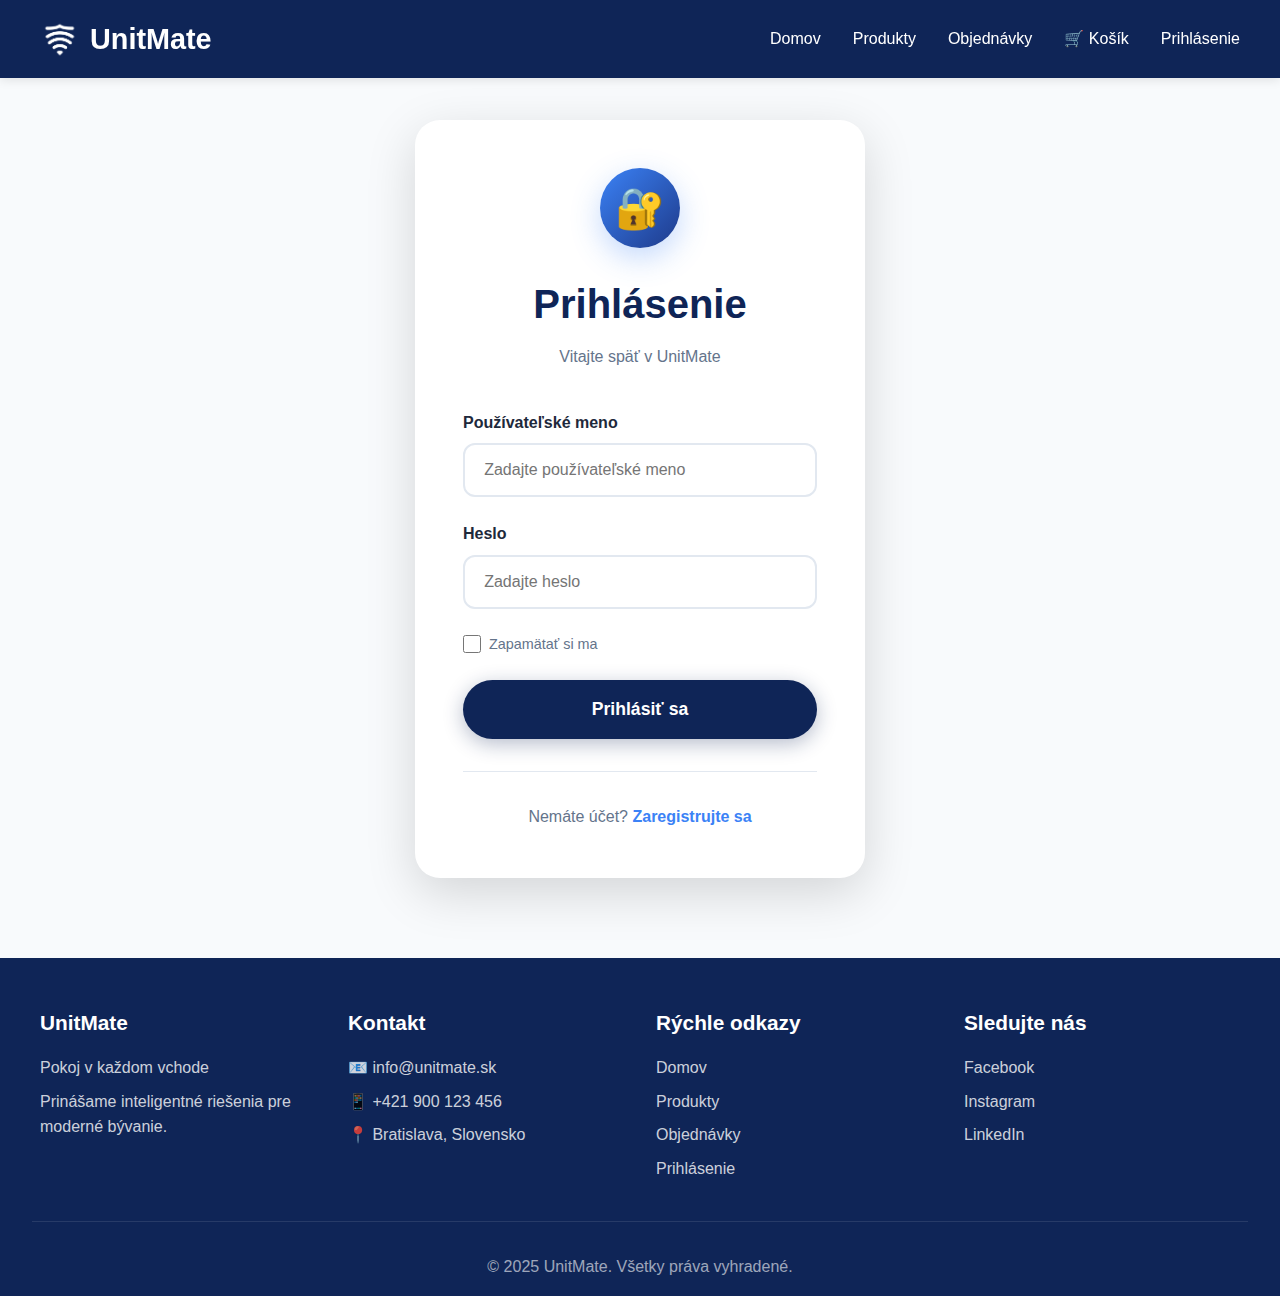
<file: html/login.html>
<!DOCTYPE html>
<html lang="sk">

<head>
    <meta charset="UTF-8">
    <meta name="viewport" content="width=device-width, initial-scale=1.0">
    <title>UnitMate - Prihlásenie</title>
    <link rel="stylesheet" href="../css/default.css">
    <style>
        * {
            margin: 0;
            padding: 0;
            box-sizing: border-box;
        }

        :root {
            --primary: #0f2557;
            --secondary: #1e3a8a;
            --accent: #3b82f6;
            --light: #f8fafc;
            --text: #1e293b;
            --success: #22c55e;
            --danger: #ef4444;
        }

        body {
            font-family: -apple-system, BlinkMacSystemFont, 'Segoe UI', Roboto, Oxygen, Ubuntu, Cantarell, sans-serif;
            color: var(--text);
            line-height: 1.6;
            background: var(--light);
        }

        /* Navbar */
        nav {
            background: var(--primary);
            padding: 1rem 2rem;
            position: fixed;
            width: 100%;
            top: 0;
            z-index: 1000;
            box-shadow: 0 2px 10px rgba(0, 0, 0, 0.1);
        }

        .nav-container {
            max-width: 1200px;
            margin: 0 auto;
            display: flex;
            justify-content: space-between;
            align-items: center;
        }

        .nav-links {
            display: flex;
            gap: 2rem;
            list-style: none;
        }

        .nav-links a {
            color: white;
            text-decoration: none;
            transition: color 0.3s;
            font-weight: 500;
        }

        .nav-links a:hover {
            color: var(--accent);
        }

        .menu-toggle {
            display: none;
            flex-direction: column;
            cursor: pointer;
            gap: 5px;
        }

        .menu-toggle span {
            width: 25px;
            height: 3px;
            background: white;
            transition: all 0.3s;
        }

        .menu-toggle.active span:nth-child(1) {
            transform: rotate(45deg) translate(8px, 8px);
        }

        .menu-toggle.active span:nth-child(2) {
            opacity: 0;
        }

        .menu-toggle.active span:nth-child(3) {
            transform: rotate(-45deg) translate(7px, -7px);
        }

        /* Login Container */
        .login-container {
            display: flex;
            align-items: center;
            justify-content: center;
            min-height: 100vh;
            padding: 120px 2rem 80px;
        }

        .login-card {
            background: white;
            border-radius: 25px;
            padding: 3rem;
            box-shadow: 0 15px 50px rgba(0, 0, 0, 0.15);
            max-width: 450px;
            width: 100%;
        }

        .login-header {
            text-align: center;
            margin-bottom: 2.5rem;
        }

        .login-icon {
            width: 80px;
            height: 80px;
            background: linear-gradient(135deg, var(--accent) 0%, var(--secondary) 100%);
            border-radius: 50%;
            display: flex;
            align-items: center;
            justify-content: center;
            font-size: 2.5rem;
            margin: 0 auto 1.5rem;
            box-shadow: 0 10px 30px rgba(59, 130, 246, 0.3);
        }

        .login-title {
            font-size: 2.5rem;
            font-weight: 800;
            color: var(--primary);
            margin-bottom: 0.5rem;
        }

        .login-subtitle {
            color: #64748b;
            font-size: 1rem;
        }

        .form-group {
            margin-bottom: 1.5rem;
        }

        .form-label {
            display: block;
            margin-bottom: 0.5rem;
            font-weight: 600;
            color: var(--text);
        }

        .form-input {
            width: 100%;
            padding: 1rem 1.2rem;
            border: 2px solid #e2e8f0;
            border-radius: 12px;
            font-size: 1rem;
            transition: all 0.3s;
            font-family: inherit;
        }

        .form-input:focus {
            outline: none;
            border-color: var(--accent);
            box-shadow: 0 0 0 3px rgba(59, 130, 246, 0.1);
        }

        .form-input.error {
            border-color: var(--danger);
            animation: shake 0.3s;
        }

        @keyframes shake {

            0%,
            100% {
                transform: translateX(0);
            }

            25% {
                transform: translateX(-10px);
            }

            75% {
                transform: translateX(10px);
            }
        }

        .error-message {
            background: #fee2e2;
            color: var(--danger);
            padding: 0.8rem;
            border-radius: 10px;
            margin-bottom: 1.5rem;
            display: none;
            font-size: 0.9rem;
            font-weight: 600;
        }

        .error-message.show {
            display: block;
        }

        .success-message {
            background: #dcfce7;
            color: #15803d;
            padding: 0.8rem;
            border-radius: 10px;
            margin-bottom: 1.5rem;
            display: none;
            font-size: 0.9rem;
            font-weight: 600;
        }

        .success-message.show {
            display: block;
        }

        .form-options {
            display: flex;
            justify-content: space-between;
            align-items: center;
            margin-bottom: 1.5rem;
        }

        .remember-me {
            display: flex;
            align-items: center;
            gap: 0.5rem;
            color: #64748b;
            font-size: 0.9rem;
        }

        .remember-me input[type="checkbox"] {
            width: 18px;
            height: 18px;
            cursor: pointer;
            accent-color: var(--accent);
        }

        .forgot-password {
            color: var(--accent);
            text-decoration: none;
            font-size: 0.9rem;
            font-weight: 600;
        }

        .forgot-password:hover {
            text-decoration: underline;
        }

        .login-btn {
            width: 100%;
            padding: 1.2rem;
            background: var(--primary);
            color: white;
            border: none;
            border-radius: 50px;
            font-size: 1.1rem;
            font-weight: 700;
            cursor: pointer;
            transition: all 0.3s;
            box-shadow: 0 5px 20px rgba(15, 37, 87, 0.3);
        }

        .login-btn:hover {
            background: var(--secondary);
            transform: translateY(-3px);
            box-shadow: 0 8px 30px rgba(15, 37, 87, 0.4);
        }

        .login-btn:active {
            transform: translateY(-1px);
        }

        .login-btn:disabled {
            background: #94a3b8;
            cursor: not-allowed;
            transform: none;
        }

        .register-link {
            text-align: center;
            margin-top: 2rem;
            padding-top: 2rem;
            border-top: 1px solid #e2e8f0;
            color: #64748b;
        }

        .register-link a {
            color: var(--accent);
            text-decoration: none;
            font-weight: 600;
        }

        .register-link a:hover {
            text-decoration: underline;
        }

        /* Footer */
        footer {
            background: var(--primary);
            color: white;
            padding: 3rem 2rem 1rem;
        }

        .footer-content {
            max-width: 1200px;
            margin: 0 auto;
            display: grid;
            grid-template-columns: repeat(auto-fit, minmax(250px, 1fr));
            gap: 2rem;
            margin-bottom: 2rem;
        }

        .footer-section h3 {
            margin-bottom: 1rem;
            font-size: 1.3rem;
        }

        .footer-section p,
        .footer-section a {
            color: rgba(255, 255, 255, 0.8);
            text-decoration: none;
            display: block;
            margin-bottom: 0.5rem;
        }

        .footer-section a:hover {
            color: white;
        }

        .copyright {
            text-align: center;
            padding-top: 2rem;
            border-top: 1px solid rgba(255, 255, 255, 0.1);
            color: rgba(255, 255, 255, 0.6);
        }

        @media (max-width: 768px) {
            .menu-toggle {
                display: flex;
            }

            .nav-links {
                position: fixed;
                left: -100%;
                top: 60px;
                flex-direction: column;
                background: var(--primary);
                width: 100%;
                text-align: center;
                transition: left 0.3s;
                padding: 2rem 0;
                gap: 0;
                box-shadow: 0 5px 10px rgba(0, 0, 0, 0.2);
            }

            .nav-links.active {
                left: 0;
            }

            .nav-links li {
                padding: 1rem 0;
                border-bottom: 1px solid rgba(255, 255, 255, 0.1);
            }

            .login-card {
                padding: 2rem;
            }

            .login-title {
                font-size: 2rem;
            }

            .form-options {
                flex-direction: column;
                gap: 1rem;
                align-items: flex-start;
            }

            .footer-content {
                grid-template-columns: 1fr;
            }
        }

        .logo {
            display: flex;
            align-items: center;
            gap: 10px;
            text-decoration: none;
        }

        .logo img {
            height: 40px;
            width: auto;
        }
    </style>
</head>

<body>
    <!-- Navbar -->
    <nav>
        <div class="nav-container">
            <a href="../index.html" class="logo">
                <img src="../resources/img/unitmate_logo_wb.png" alt="UnitMate Logo">
                UnitMate
            </a>
            <div class="menu-toggle" id="mobile-menu">
                <span></span>
                <span></span>
                <span></span>
            </div>
            <ul class="nav-links" id="nav-links">
                <li><a href="../index.html">Domov</a></li>
                <li><a href="produkty.html">Produkty</a></li>
                <li><a href="objednavky.html">Objednávky</a></li>
                <li><a href="cart.html" title="Košík">🛒 Košík</a></li>
                <li><a href="login.html">Prihlásenie</a></li>
            </ul>
        </div>
    </nav>

    <!-- Login Container -->
    <div class="login-container">
        <div class="login-card">
            <div class="login-header">
                <div class="login-icon">🔐</div>
                <h1 class="login-title">Prihlásenie</h1>
                <p class="login-subtitle">Vitajte späť v UnitMate</p>
            </div>

            <div class="error-message" id="errorMessage">
                ⚠️ Nesprávne používateľské meno alebo heslo
            </div>

            <div class="success-message" id="successMessage">
                ✓ Prihlásenie úspešné! Presmerovávame vás...
            </div>

            <form id="loginForm">
                <div class="form-group">
                    <label class="form-label" for="username">Používateľské meno</label>
                    <input type="text" id="username" name="login" class="form-input" required
                        placeholder="Zadajte používateľské meno" autocomplete="username">
                </div>

                <div class="form-group">
                    <label class="form-label" for="password">Heslo</label>
                    <input type="password" id="password" name="password" class="form-input" required
                        placeholder="Zadajte heslo" autocomplete="current-password">
                </div>

                <div class="form-options">
                    <label class="remember-me">
                        <input type="checkbox" id="rememberMe">
                        <span>Zapamätať si ma</span>
                    </label>
                </div>

                <button type="submit" class="login-btn">Prihlásiť sa</button>
            </form>

            <div class="register-link">
                Nemáte účet? <a href="register.html">Zaregistrujte sa</a>
            </div>
        </div>
    </div>

    <!-- Footer -->
    <footer>
        <div class="footer-content">
            <div class="footer-section">
                <h3>UnitMate</h3>
                <p>Pokoj v každom vchode</p>
                <p>Prinášame inteligentné riešenia pre moderné bývanie.</p>
            </div>
            <div class="footer-section">
                <h3>Kontakt</h3>
                <p>📧 info@unitmate.sk</p>
                <p>📱 +421 900 123 456</p>
                <p>📍 Bratislava, Slovensko</p>
            </div>
            <div class="footer-section">
                <h3>Rýchle odkazy</h3>
                <a href="../index.html">Domov</a>
                <a href="produkt.html">Produkty</a>
                <a href="objednavky.html">Objednávky</a>
                <a href="login.html">Prihlásenie</a>
            </div>
            <div class="footer-section">
                <h3>Sledujte nás</h3>
                <a href="#">Facebook</a>
                <a href="#">Instagram</a>
                <a href="#">LinkedIn</a>
            </div>
        </div>
        <div class="copyright">
            <p>&copy; 2025 UnitMate. Všetky práva vyhradené.</p>
        </div>
    </footer>

    <script>
        // Form submission
        document.getElementById('loginForm').addEventListener('submit', async function (e) {
            e.preventDefault();

            // Hide previous messages
            document.getElementById('errorMessage').classList.remove('show');
            document.getElementById('successMessage').classList.remove('show');
            document.getElementById('username').classList.remove('error');
            document.getElementById('password').classList.remove('error');

            // Get form data
            const loginData = {
                login: document.getElementById('username').value.trim(),
                password: document.getElementById('password').value,
                rememberMe: document.getElementById('rememberMe').checked
            };

            // Basic validation
            if (loginData.login === '' || loginData.password === '') {
                document.getElementById('errorMessage').textContent = '⚠️ Vyplňte všetky polia';
                document.getElementById('errorMessage').classList.add('show');

                if (loginData.login === '') {
                    document.getElementById('username').classList.add('error');
                }
                if (loginData.password === '') {
                    document.getElementById('password').classList.add('error');
                }
                return;
            }

            // Disable button
            const loginBtn = document.querySelector('.login-btn');
            loginBtn.disabled = true;
            loginBtn.textContent = 'Prihlasovanie...';

            try {
                const response = await fetch('../php/login_user.php', {
                    method: 'POST',
                    headers: {
                        'Content-Type': 'application/json',
                    },
                    body: JSON.stringify(loginData)
                });

                const result = await response.json();

                if (result.success) {
                    document.getElementById('successMessage').classList.add('show');
                    // Store user data in session for current session
                    sessionStorage.setItem('user', JSON.stringify(result.user));
                    // Store persistently if remember me is checked
                    if (loginData.rememberMe) {
                        localStorage.setItem('user', JSON.stringify(result.user));
                    }
                    // Redirect after 2 seconds
                    setTimeout(() => {
                        window.location.href = '../index.html';
                    }, 2000);
                } else {
                    document.getElementById('errorMessage').textContent = '⚠️ ' + result.message;
                    document.getElementById('errorMessage').classList.add('show');
                    document.getElementById('username').classList.add('error');
                    document.getElementById('password').classList.add('error');
                    loginBtn.disabled = false;
                    loginBtn.textContent = 'Prihlásiť sa';
                }
            } catch (error) {
                document.getElementById('errorMessage').textContent = '⚠️ Chyba pri prihlásení';
                document.getElementById('errorMessage').classList.add('show');
                loginBtn.disabled = false;
                loginBtn.textContent = 'Prihlásiť sa';
            }
        });
        
        // Clear error on input
        document.getElementById('username').addEventListener('input', function () {
            this.classList.remove('error');
            document.getElementById('errorMessage').classList.remove('show');
        });

        document.getElementById('password').addEventListener('input', function () {
            this.classList.remove('error');
            document.getElementById('errorMessage').classList.remove('show');
        });
    </script>
    <script src="js/mobile_dropdown.js"></script>

    <script src="js/cart.js"></script>
</body>

</html>
</file>
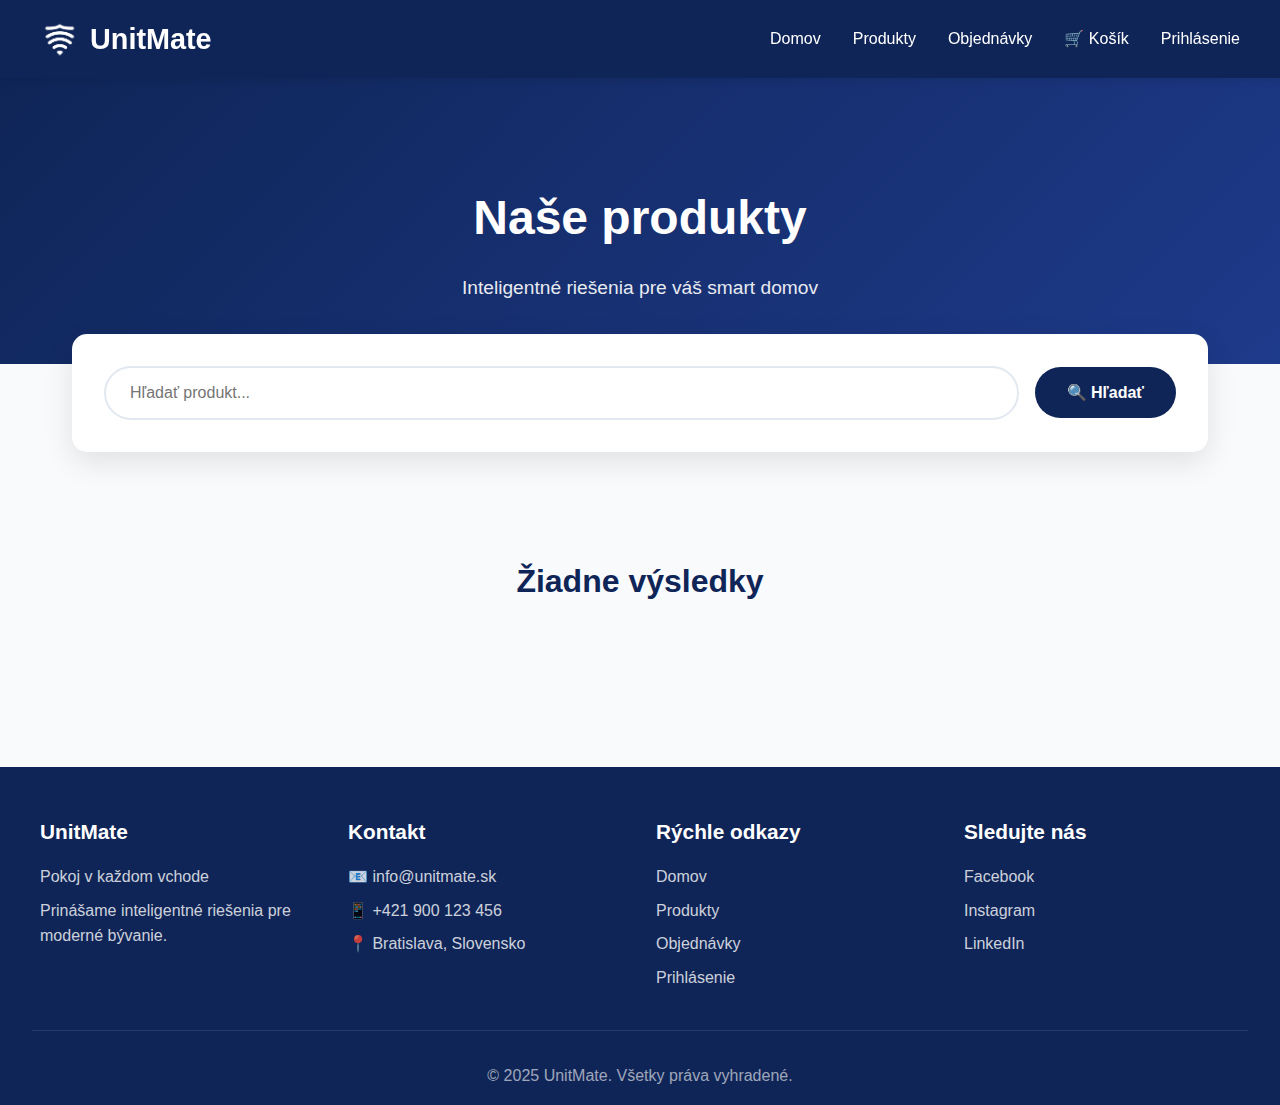
<file: html/produkt_subsite.html>
<!DOCTYPE html>
<html lang="sk">

<head>
    <meta charset="UTF-8">
    <meta name="viewport" content="width=device-width, initial-scale=1.0">
    <title>UnitMate - Detail produktu</title>
    <link rel="stylesheet" href="../css/default.css">
    <style>
        .logo {
            display: flex;
            align-items: center;
            gap: 10px;
            text-decoration: none;
        }

        .logo img {
            height: 40px;
            width: auto;
        }

        * {
            margin: 0;
            padding: 0;
            box-sizing: border-box;
        }

        :root {
            --primary: #0f2557;
            --secondary: #1e3a8a;
            --accent: #3b82f6;
            --light: #f8fafc;
            --text: #1e293b;
            --success: #22c55e;
        }

        body {
            font-family: -apple-system, BlinkMacSystemFont, 'Segoe UI', Roboto, Oxygen, Ubuntu, Cantarell, sans-serif;
            color: var(--text);
            line-height: 1.6;
            background: var(--light);
        }

        /* Navbar */
        nav {
            background: var(--primary);
            padding: 1rem 2rem;
            position: fixed;
            width: 100%;
            top: 0;
            z-index: 1000;
            box-shadow: 0 2px 10px rgba(0, 0, 0, 0.1);
        }

        .nav-container {
            max-width: 1200px;
            margin: 0 auto;
            display: flex;
            justify-content: space-between;
            align-items: center;
        }

        .logo {
            font-size: 1.8rem;
            font-weight: 700;
            color: white;
            text-decoration: none;
        }

        .logo img {
            max-height: 40px;
            margin-right: 10px;
        }

        .nav-links {
            display: flex;
            gap: 2rem;
            list-style: none;
        }

        .nav-links a {
            color: white;
            text-decoration: none;
            transition: color 0.3s;
            font-weight: 500;
        }

        .nav-links a:hover {
            color: var(--accent);
        }

        .menu-toggle {
            display: none;
            flex-direction: column;
            cursor: pointer;
            gap: 5px;
        }

        .menu-toggle span {
            width: 25px;
            height: 3px;
            background: white;
            transition: all 0.3s;
        }

        .menu-toggle.active span:nth-child(1) {
            transform: rotate(45deg) translate(8px, 8px);
        }

        .menu-toggle.active span:nth-child(2) {
            opacity: 0;
        }

        .menu-toggle.active span:nth-child(3) {
            transform: rotate(-45deg) translate(7px, -7px);
        }

        /* Product Container */
        .product-container {
            max-width: 1200px;
            margin: 100px auto 40px;
            padding: 0 2rem;
        }

        .breadcrumb {
            margin-bottom: 2rem;
            color: #64748b;
            font-size: 0.9rem;
        }

        .breadcrumb a {
            color: var(--accent);
            text-decoration: none;
        }

        .breadcrumb a:hover {
            text-decoration: underline;
        }

        .product-main {
            display: grid;
            grid-template-columns: 1fr 1fr;
            gap: 3rem;
            background: white;
            padding: 3rem;
            border-radius: 20px;
            box-shadow: 0 5px 30px rgba(0, 0, 0, 0.08);
            margin-bottom: 3rem;
        }

        /* Image Carousel */
        .product-images {
            position: relative;
        }

        .carousel-container {
            position: relative;
            width: 100%;
            border-radius: 15px;
            overflow: hidden;
            background: white;
            display: flex;
            justify-content: center;
            align-items: center;
            padding: 2rem;
        }

        .carousel-slide {
            display: none;
            width: 100%;
            height: auto;
            align-items: center;
            justify-content: center;
        }

        .carousel-slide.active {
            display: flex;
        }

        .carousel-slide img {
            max-width: 100%;
            height: auto;
            border-radius: 15px;
            display: block;
        }

        .carousel-btn {
            position: absolute;
            top: 50%;
            transform: translateY(-50%);
            background: rgba(255, 255, 255, 0.9);
            border: none;
            width: 50px;
            height: 50px;
            border-radius: 50%;
            cursor: pointer;
            font-size: 1.5rem;
            display: flex;
            align-items: center;
            justify-content: center;
            transition: background 0.3s;
            z-index: 10;
        }

        .carousel-btn:hover {
            background: white;
        }

        .carousel-btn.prev {
            left: 15px;
        }

        .carousel-btn.next {
            right: 15px;
        }

        .carousel-indicators {
            display: flex;
            justify-content: center;
            gap: 0.5rem;
            margin-top: 1rem;
        }

        .indicator {
            width: 12px;
            height: 12px;
            border-radius: 50%;
            background: #cbd5e1;
            cursor: pointer;
            transition: background 0.3s;
        }

        .indicator.active {
            background: var(--accent);
        }

        /* Product Info */
        .product-info {
            display: flex;
            flex-direction: column;
        }

        .product-name {
            font-size: 2.5rem;
            font-weight: 800;
            color: var(--primary);
            margin-bottom: 1rem;
        }

        .product-description {
            font-size: 1.1rem;
            color: #64748b;
            line-height: 1.8;
            margin-bottom: 2rem;
        }

        .product-price {
            font-size: 3rem;
            font-weight: 900;
            color: var(--accent);
            margin-bottom: 2rem;
        }

        .product-availability {
            display: inline-block;
            padding: 0.5rem 1.2rem;
            border-radius: 25px;
            font-weight: 600;
            margin-bottom: 2rem;
            background: #dcfce7;
            color: #15803d;
        }

        .quantity-selector {
            display: flex;
            align-items: center;
            gap: 1rem;
            margin-bottom: 2rem;
        }

        .quantity-label {
            font-weight: 600;
            color: var(--text);
        }

        .quantity-controls {
            display: flex;
            align-items: center;
            gap: 1rem;
            background: #f1f5f9;
            padding: 0.5rem 1rem;
            border-radius: 50px;
        }

        .quantity-btn {
            background: white;
            border: none;
            width: 35px;
            height: 35px;
            border-radius: 50%;
            cursor: pointer;
            font-size: 1.2rem;
            display: flex;
            align-items: center;
            justify-content: center;
            transition: background 0.3s;
        }

        .quantity-btn:hover {
            background: var(--accent);
            color: white;
        }

        .quantity-value {
            min-width: 30px;
            text-align: center;
            font-weight: 600;
            font-size: 1.1rem;
        }

        .add-to-cart-btn {
            background: var(--primary);
            color: white;
            padding: 1.2rem 3rem;
            border: none;
            border-radius: 50px;
            font-size: 1.2rem;
            font-weight: 700;
            cursor: pointer;
            transition: all 0.3s;
            box-shadow: 0 5px 20px rgba(15, 37, 87, 0.3);
        }

        .add-to-cart-btn:hover {
            background: var(--secondary);
            transform: translateY(-3px);
            box-shadow: 0 8px 30px rgba(15, 37, 87, 0.4);
        }

        /* Parameters Section */
        .product-parameters {
            background: white;
            padding: 3rem;
            border-radius: 20px;
            box-shadow: 0 5px 30px rgba(0, 0, 0, 0.08);
            margin-bottom: 3rem;
        }

        .parameters-title {
            font-size: 2rem;
            font-weight: 700;
            color: var(--primary);
            margin-bottom: 2rem;
        }

        .parameters-grid {
            display: grid;
            grid-template-columns: repeat(auto-fit, minmax(300px, 1fr));
            gap: 1.5rem;
        }

        .parameter-item {
            display: flex;
            justify-content: space-between;
            padding: 1rem;
            background: var(--light);
            border-radius: 10px;
            border-left: 4px solid var(--accent);
        }

        .parameter-label {
            font-weight: 600;
            color: var(--text);
        }

        .parameter-value {
            color: #64748b;
            text-align: right;
        }

        /* Footer */
        footer {
            background: var(--primary);
            color: white;
            padding: 3rem 2rem 1rem;
        }

        .footer-content {
            max-width: 1200px;
            margin: 0 auto;
            display: grid;
            grid-template-columns: repeat(auto-fit, minmax(250px, 1fr));
            gap: 2rem;
            margin-bottom: 2rem;
        }

        .footer-section h3 {
            margin-bottom: 1rem;
            font-size: 1.3rem;
        }

        .footer-section p,
        .footer-section a {
            color: rgba(255, 255, 255, 0.8);
            text-decoration: none;
            display: block;
            margin-bottom: 0.5rem;
        }

        .footer-section a:hover {
            color: white;
        }

        .copyright {
            text-align: center;
            padding-top: 2rem;
            border-top: 1px solid rgba(255, 255, 255, 0.1);
            color: rgba(255, 255, 255, 0.6);
        }

        /* profile / auth styles */
        .profile-wrap {
            position: relative;
            font-family: inherit;
        }

        .profile-btn {
            display: inline-flex;
            align-items: center;
            gap: 8px;
            background: transparent;
            border: none;
            color: white;
            cursor: pointer;
            font-weight: 700;
            padding: 6px 10px;
            border-radius: 8px;
            font-size: 0.95rem;
        }

        .profile-icon svg {
            width: 18px;
            height: 18px;
            fill: white;
            opacity: 0.95;
            display: block;
        }

        .profile-name {
            color: white;
            white-space: nowrap;
        }

        .profile-caret {
            color: rgba(255, 255, 255, 0.9);
            font-size: 0.8rem;
        }

        .profile-dropdown {
            display: none;
            position: absolute;
            right: 0;
            top: calc(100% + 8px);
            background: white;
            border-radius: 10px;
            box-shadow: 0 8px 30px rgba(16, 24, 40, 0.12);
            overflow: hidden;
            min-width: 200px;
            z-index: 1500;
            font-size: 0.95rem;
        }

        .profile-item {
            display: block;
            padding: 10px 14px;
            color: var(--text);
            text-decoration: none;
            background: transparent;
            border: 0;
            width: 100%;
            text-align: left;
            cursor: pointer;
        }

        .profile-item:hover {
            background: #f8fafc;
        }

        .profile-item.logout {
            background: #fff7f7;
            color: #b91c1c;
        }

        @media (max-width: 768px) {
            .menu-toggle {
                display: flex;
            }

            .nav-links {
                position: fixed;
                left: -100%;
                top: 60px;
                flex-direction: column;
                background: var(--primary);
                width: 100%;
                text-align: center;
                transition: left 0.3s;
                padding: 2rem 0;
                gap: 0;
                box-shadow: 0 5px 10px rgba(0, 0, 0, 0.2);
            }

            .nav-links.active {
                left: 0;
            }

            .nav-links li {
                padding: 1rem 0;
                border-bottom: 1px solid rgba(255, 255, 255, 0.1);
            }

            .register-card {
                padding: 2rem;
            }

            .register-title {
                font-size: 2rem;
            }

            .footer-content {
                grid-template-columns: 1fr;
            }
        }

        @media (max-width: 968px) {
            .product-main {
                grid-template-columns: 1fr;
                gap: 2rem;
                padding: 2rem;
            }

            .carousel-btn {
                width: 40px;
                height: 40px;
                font-size: 1.2rem;
            }

            .carousel-btn.prev {
                left: 10px;
            }

            .carousel-btn.next {
                right: 10px;
            }

            .product-name {
                font-size: 2rem;
            }

            .product-price {
                font-size: 2.5rem;
            }

            .parameters-grid {
                grid-template-columns: 1fr;
            }

            .parameter-item {
                flex-direction: column;
                gap: 0.5rem;
            }

            .parameter-value {
                text-align: left;
            }
        }

        @media (max-width: 480px) {
            .product-main {
                padding: 1rem;
            }

            .product-name {
                font-size: 1.5rem;
            }

            .product-price {
                font-size: 2rem;
            }

            .quantity-selector {
                flex-direction: column;
                align-items: flex-start;
                gap: 0.5rem;
            }

            .add-to-cart-btn {
                width: 100%;
            }
        }
    </style>
</head>

<body>
    <!-- Navbar -->
    <nav>
        <div class="nav-container">
            <a href="../index.html" class="logo">
                <img src="../resources/img/unitmate_logo_wb.png" alt="UnitMate Logo">
                UnitMate
            </a>
            <div class="menu-toggle" id="mobile-menu">
                <span></span>
                <span></span>
                <span></span>
            </div>
            <ul class="nav-links" id="nav-links">
                <li><a href="../index.html">Domov</a></li>
                <li><a href="produkty.html">Produkty</a></li>
                <li><a href="objednavky.html">Objednávky</a></li>
                <li><a href="cart.html" title="Košík">🛒 Košík</a></li>
                <li id="authLinkContainer"><a href="login.html">Prihlásenie</a></li>
            </ul>
        </div>
    </nav>

    <!-- Product Container -->
    <div class="product-container">
        <!-- Breadcrumb -->
        <div class="breadcrumb">
            <a href="#produkty">Produkty</a> / <span id="breadcrumb-product">Smart Door Lock</span>
        </div>

        <!-- Product Main Section -->
        <div class="product-main">
            <!-- Image Carousel -->
            <div class="product-images">
                <div class="carousel-container">
                    <div class="carousel-slide active">🔐</div>
                    <div class="carousel-slide">🔒</div>
                    <div class="carousel-slide">📱</div>

                    <button class="carousel-btn prev" onclick="changeSlide(-1)">‹</button>
                    <button class="carousel-btn next" onclick="changeSlide(1)">›</button>
                </div>
                <div class="carousel-indicators">
                    <span class="indicator active" onclick="goToSlide(0)"></span>
                    <span class="indicator" onclick="goToSlide(1)"></span>
                    <span class="indicator" onclick="goToSlide(2)"></span>
                </div>
            </div>

            <!-- Product Info -->
            <div class="product-info">
                <h1 class="product-name"><!-- Handled vy JavaScript--></h1>
                <p class="product-description">
                    <!-- Handled by JavaScript -->
                </p>

                <div class="product-price">149€</div>

                <span class="product-availability">✓ Skladom</span>

                <div class="quantity-selector">
                    <span class="quantity-label">Množstvo:</span>
                    <div class="quantity-controls">
                        <button class="quantity-btn" onclick="decreaseQuantity()">−</button>
                        <span class="quantity-value" id="quantity">1</span>
                        <button class="quantity-btn" onclick="increaseQuantity()">+</button>
                    </div>
                </div>

                <button class="add-to-cart-btn" onclick="addToCart()">🛒 Pridať do košíka</button>
            </div>
        </div>

        <!-- Parameters Section -->
        <div class="product-parameters">
            <h2 class="parameters-title">Parametre</h2>
            <div class="parameters-grid">
                <!-- Parameters will be rendered by JS -->
            </div>
        </div>
    </div>

    <!-- Footer -->
    <footer>
        <div class="footer-content">
            <div class="footer-section">
                <h3>UnitMate</h3>
                <p>Pokoj v každom vchode</p>
                <p>Prinášame inteligentné riešenia pre moderné bývanie.</p>
            </div>
            <div class="footer-section">
                <h3>Kontakt</h3>
                <p>📧 info@unitmate.sk</p>
                <p>📱 +421 900 123 456</p>
                <p>📍 Bratislava, Slovensko</p>
            </div>
            <div class="footer-section">
                <h3>Rýchle odkazy</h3>
                <a href="../index.html">Domov</a>
                <a href="produkty.html">Produkty</a>
                <a href="objednavky.html">Objednávky</a>
                <a href="login.html">Prihlásenie</a>
            </div>
            <div class="footer-section">
                <h3>Sledujte nás</h3>
                <a href="#">Facebook</a>
                <a href="#">Instagram</a>
                <a href="#">LinkedIn</a>
            </div>
        </div>
        <div class="copyright">
            <p>&copy; 2025 UnitMate. Všetky práva vyhradené.</p>
        </div>
    </footer>

    <script>
        document.addEventListener('DOMContentLoaded', () => {
            const productData = JSON.parse(sessionStorage.getItem('selectedProduct'));

            if (productData) {
                const stock = parseInt(productData.status);

                // Update product details
                document.querySelector('.product-name').textContent = productData.name;
                document.querySelector('.product-description').textContent = productData.description;
                document.querySelector('.product-price').textContent = `${productData.base_price}€`;

                // Update breadcrumb
                document.getElementById('breadcrumb-product').textContent = productData.name;

                // Update product image
                const carouselContainer = document.querySelector('.carousel-container');
                carouselContainer.innerHTML = `
                <div class="carousel-slide active">
                    <img src="${productData.photo_link}" alt="${productData.name}" style="width: 100%; height: 100%; object-fit: contain;">
                </div>
            `;

                // Update carousel indicators
                const carouselIndicators = document.querySelector('.carousel-indicators');
                carouselIndicators.innerHTML = `<span class="indicator active"></span>`;

                // Remove carousel buttons
                const carouselButtons = document.querySelectorAll('.carousel-btn');
                carouselButtons.forEach(button => button.style.display = 'none');

                // Update availability status
                const availabilitySpan = document.querySelector('.product-availability');
                if (stock > 10) {
                    availabilitySpan.textContent = '✓ Skladom';
                    availabilitySpan.style.background = '#dcfce7';
                    availabilitySpan.style.color = '#15803d';
                } else if (stock > 0) {
                    availabilitySpan.textContent = `Posledné kusy (${stock} ks)`;
                    availabilitySpan.style.background = '#fef3c7';
                    availabilitySpan.style.color = '#b45309';
                } else {
                    availabilitySpan.textContent = 'Vypredané';
                    availabilitySpan.style.background = '#fee2e2';
                    availabilitySpan.style.color = '#dc2626';
                }

                // Render parameters
                const paramsGrid = document.querySelector('.parameters-grid');
                paramsGrid.innerHTML = '';
                let params = productData.params;
                if (typeof params === 'string') {
                    try { params = JSON.parse(params); } catch (e) { params = {}; }
                }
                if (params && typeof params === 'object') {
                    Object.entries(params).forEach(([key, value]) => {
                        paramsGrid.innerHTML += `
                        <div class="parameter-item">
                            <span class="parameter-label">${key}</span>
                            <span class="parameter-value">${value}</span>
                        </div>
                    `;
                    });
                }

                // Update add to cart button based on stock and login status
                const addToCartBtn = document.querySelector('.add-to-cart-btn');
                if (addToCartBtn) {
                    if (stock <= 0) {
                        // Product is out of stock
                        addToCartBtn.textContent = '❌ Vypredané';
                        addToCartBtn.disabled = true;
                        addToCartBtn.style.background = '#94a3b8';
                        addToCartBtn.style.cursor = 'not-allowed';

                        // Disable quantity controls
                        const quantityBtns = document.querySelectorAll('.quantity-btn');
                        quantityBtns.forEach(btn => {
                            btn.disabled = true;
                            btn.style.cursor = 'not-allowed';
                            btn.style.opacity = '0.5';
                        });
                    } else if (!CartManager.isLoggedIn()) {
                        // User not logged in
                        addToCartBtn.textContent = '🔐 Prihláste sa pre nákup';
                        addToCartBtn.onclick = () => {
                            alert('Pre pridanie produktov do košíka sa musíte najprv prihlásiť.');
                            window.location.href = 'login.html';
                        };
                    } else {
                        // Normal add to cart functionality
                        addToCartBtn.onclick = () => {
                            const quantity = parseInt(document.getElementById('quantity').textContent);

                            if (CartManager.addToCart(productData, quantity)) {
                                const originalText = addToCartBtn.textContent;
                                addToCartBtn.textContent = '✓ Pridané do košíka!';
                                addToCartBtn.style.background = '#22c55e';

                                setTimeout(() => {
                                    addToCartBtn.textContent = originalText;
                                    addToCartBtn.style.background = '';
                                }, 2000);
                            }
                        };
                    }
                }
            } else {
                window.location.href = 'produkty.html';
            }
        });

        let currentSlide = 0;
        let quantity = 1;

        // Quantity functions with stock validation
        function increaseQuantity() {
            const productData = JSON.parse(sessionStorage.getItem('selectedProduct'));
            const stock = parseInt(productData.status);

            if (quantity < stock) {
                quantity++;
                document.getElementById('quantity').textContent = quantity;
            } else {
                alert(`Maximálne dostupné množstvo: ${stock} ks`);
            }
        }

        function decreaseQuantity() {
            if (quantity > 1) {
                quantity--;
                document.getElementById('quantity').textContent = quantity;
            }
        }

        // Mobile menu toggle (keep existing code)
    </script>
    <script src="js/mobile_dropdown.js"></script>

    <script src="js/auth.js"></script>
    <script src="js/cart.js"></script>
</body>

</html>
</file>
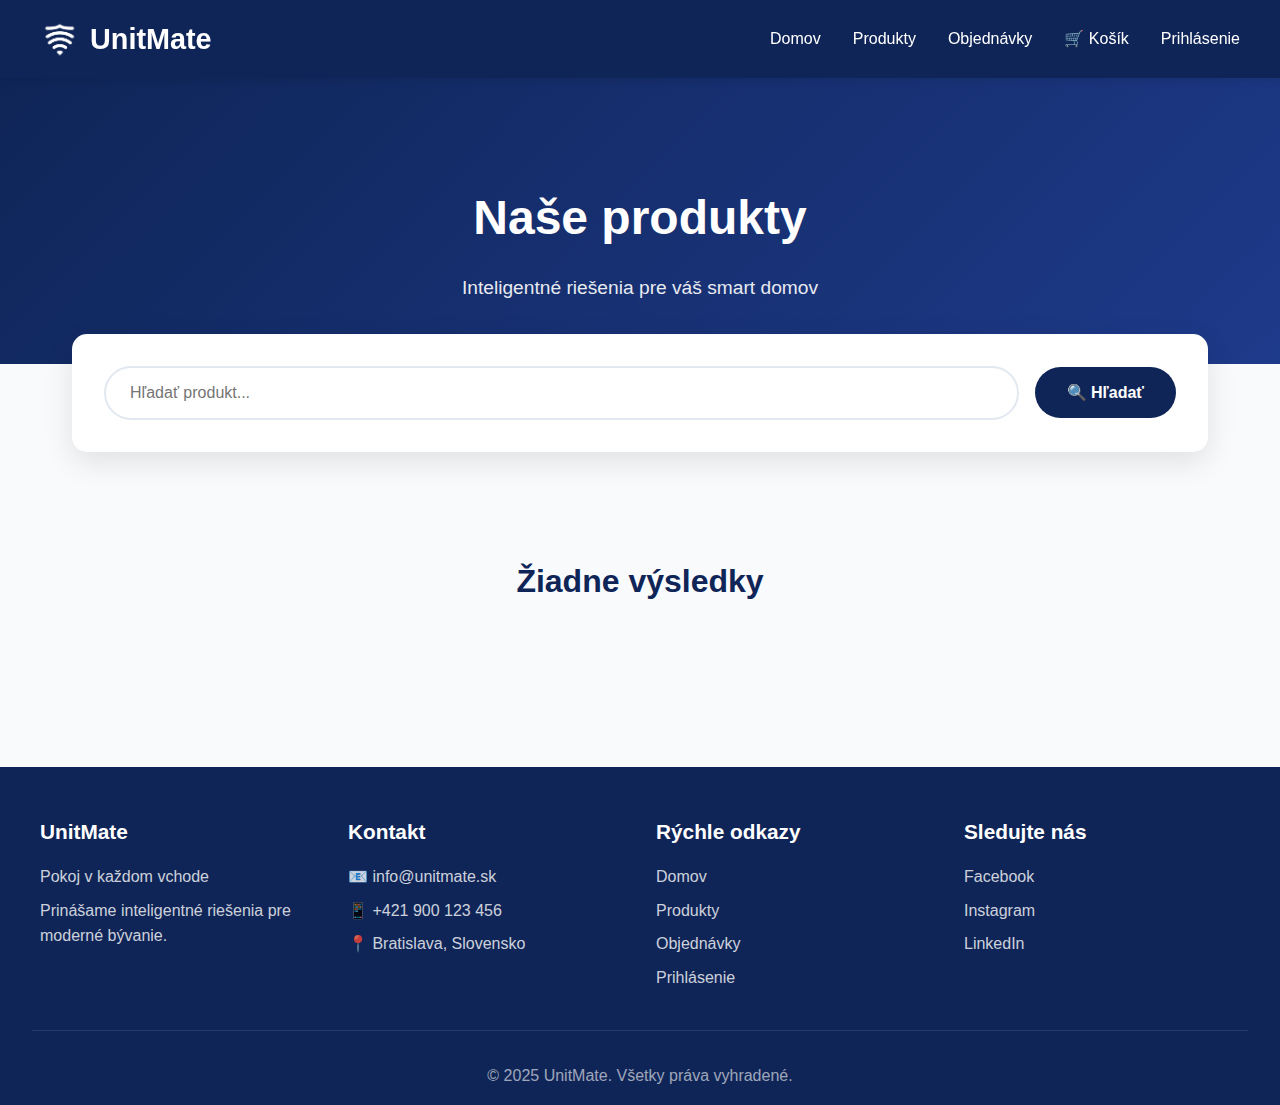
<file: html/produkty.html>
<!DOCTYPE html>
<html lang="sk">

<head>
  <meta charset="UTF-8">
  <meta name="viewport" content="width=device-width, initial-scale=1.0">
  <title>UnitMate - Produkty</title>
  <link rel="stylesheet" href="../css/default.css">
  <style>
    * {
      margin: 0;
      padding: 0;
      box-sizing: border-box;
    }

    :root {
      --primary: #0f2557;
      --secondary: #1e3a8a;
      --accent: #3b82f6;
      --light: #f8fafc;
      --text: #1e293b;
      --success: #22c55e;
      --warning: #f59e0b;
    }

    /* Navbar */
    nav {
      background: var(--primary);
      padding: 1rem 2rem;
      position: fixed;
      width: 100%;
      top: 0;
      z-index: 1000;
      box-shadow: 0 2px 10px rgba(0, 0, 0, 0.1);
    }


    .nav-container {
      max-width: 1200px;
      margin: 0 auto;
      display: flex;
      justify-content: space-between;
      align-items: center;
    }


    .logo {
      font-size: 1.8rem;
      font-weight: 700;
      color: white;
      text-decoration: none;
    }


    .nav-links {
      display: flex;
      gap: 2rem;
      list-style: none;
    }


    .nav-links a {
      color: white;
      text-decoration: none;
      transition: color 0.3s;
      font-weight: 500;
    }


    .nav-links a:hover {
      color: var(--accent);
    }

    .menu-toggle {
      display: none;
      flex-direction: column;
      cursor: pointer;
      gap: 5px;
    }

    .menu-toggle span {
      width: 25px;
      height: 3px;
      background: white;
      transition: all 0.3s;
    }

    .menu-toggle.active span:nth-child(1) {
      transform: rotate(45deg) translate(8px, 8px);
    }

    .menu-toggle.active span:nth-child(2) {
      opacity: 0;
    }

    .menu-toggle.active span:nth-child(3) {
      transform: rotate(-45deg) translate(7px, -7px);
    }

    /* Products Header */
    .products-header {
      background: linear-gradient(135deg, var(--primary) 0%, var(--secondary) 100%);
      color: white;
      padding: 120px 2rem 60px;
      text-align: center;
      margin-top: 60px;
    }

    .products-header h1 {
      font-size: 3rem;
      margin-bottom: 1rem;
      font-weight: 800;
    }

    .products-header p {
      font-size: 1.2rem;
      opacity: 0.9;
    }

    /* Search Section */
    .search-section {
      max-width: 1200px;
      margin: -30px auto 40px;
      padding: 0 2rem;
    }

    .search-container {
      background: white;
      padding: 2rem;
      border-radius: 15px;
      box-shadow: 0 10px 30px rgba(0, 0, 0, 0.1);
    }

    .search-box {
      display: flex;
      gap: 1rem;
      align-items: center;
    }

    .search-input {
      flex: 1;
      padding: 1rem 1.5rem;
      border: 2px solid #e2e8f0;
      border-radius: 50px;
      font-size: 1rem;
      transition: border-color 0.3s;
    }

    .search-input:focus {
      outline: none;
      border-color: var(--accent);
    }

    .search-button {
      padding: 1rem 2rem;
      background: var(--primary);
      color: white;
      border: none;
      border-radius: 50px;
      font-size: 1rem;
      font-weight: 600;
      cursor: pointer;
      transition: background 0.3s, transform 0.2s;
    }

    .search-button:hover {
      background: var(--secondary);
      transform: translateY(-2px);
    }

    /* Products Grid */
    .products-container {
      max-width: 1200px;
      margin: 40px auto 80px;
      padding: 0 2rem;
    }

    .products-grid {
      display: grid;
      grid-template-columns: repeat(auto-fill, minmax(280px, 1fr));
      gap: 2rem;
    }

    .product-card {
      background: white;
      border-radius: 15px;
      overflow: hidden;
      box-shadow: 0 5px 20px rgba(0, 0, 0, 0.08);
      transition: transform 0.3s, box-shadow 0.3s;
      cursor: pointer;
    }

    .product-card:hover {
      transform: translateY(-10px);
      box-shadow: 0 15px 40px rgba(0, 0, 0, 0.15);
    }

    .product-image {
      width: 100%;
      height: 260px;
      overflow: hidden;
      display: block;
      background: linear-gradient(135deg, var(--accent) 0%, var(--secondary) 100%);
      position: relative;
    }

    .product-image img {
      width: 100%;
      height: 100%;
      object-fit: cover;
      object-position: center;
      display: block;
    }

    .product-info {
      padding: 1.5rem;
    }

    .product-name {
      font-size: 1.3rem;
      font-weight: 700;
      color: var(--primary);
      margin-bottom: 0.5rem;
    }

    .product-description {
      color: #64748b;
      font-size: 0.9rem;
      margin: 0.5rem 0;
      white-space: nowrap;
      overflow: hidden;
      text-overflow: ellipsis;
      max-width: 100%;
    }

    .product-price {
      font-size: 1.8rem;
      font-weight: 800;
      color: var(--accent);
      margin-bottom: 1rem;
    }

    .product-availability {
      display: inline-block;
      padding: 0.4rem 1rem;
      border-radius: 20px;
      font-size: 0.85rem;
      font-weight: 600;
    }

    .available {
      background: #dcfce7;
      color: #15803d;
    }

    .limited {
      background: #fef3c7;
      color: #b45309;
    }

    .unavailable {
      background: #fee2e2;
      color: #dc2626;
    }

    .no-results {
      text-align: center;
      padding: 4rem 2rem;
      color: #64748b;
    }

    .no-results h2 {
      font-size: 2rem;
      margin-bottom: 1rem;
      color: var(--primary);
    }

    /* Footer */
    footer {
      background: var(--primary);
      color: white;
      padding: 3rem 2rem 1rem;
    }

    .footer-content {
      max-width: 1200px;
      margin: 0 auto;
      display: grid;
      grid-template-columns: repeat(auto-fit, minmax(250px, 1fr));
      gap: 2rem;
      margin-bottom: 2rem;
    }

    .footer-section h3 {
      margin-bottom: 1rem;
      font-size: 1.3rem;
    }

    .footer-section p,
    .footer-section a {
      color: rgba(255, 255, 255, 0.8);
      text-decoration: none;
      display: block;
      margin-bottom: 0.5rem;
    }

    .footer-section a:hover {
      color: white;
    }

    .copyright {
      text-align: center;
      padding-top: 2rem;
      border-top: 1px solid rgba(255, 255, 255, 0.1);
      color: rgba(255, 255, 255, 0.6);
    }

    /* ===== profile / auth styles (added) ===== */
    .profile-wrap {
      position: relative;
      font-family: inherit;
    }

    .profile-btn {
      display: inline-flex;
      align-items: center;
      gap: 8px;
      background: transparent;
      border: none;
      color: white;
      cursor: pointer;
      font-weight: 600;
      padding: 6px 10px;
      border-radius: 8px;
      font-size: 0.95rem;
    }

    .profile-btn:focus {
      outline: 2px solid rgba(255, 255, 255, 0.12);
      outline-offset: 2px;
    }

    .profile-icon svg {
      width: 18px;
      height: 18px;
      fill: white;
      opacity: 0.95;
      display: block;
    }

    .profile-name {
      color: white;
      white-space: nowrap;
    }

    .profile-caret {
      color: rgba(255, 255, 255, 0.9);
      font-size: 0.8rem;
    }

    .profile-dropdown {
      display: none;
      position: absolute;
      right: 0;
      top: calc(100% + 8px);
      background: white;
      border-radius: 10px;
      box-shadow: 0 8px 30px rgba(16, 24, 40, 0.12);
      overflow: hidden;
      min-width: 200px;
      z-index: 1500;
      font-size: 0.95rem;
    }

    .profile-item {
      display: block;
      padding: 10px 14px;
      color: var(--text);
      text-decoration: none;
      background: transparent;
      border: 0;
      width: 100%;
      text-align: left;
      cursor: pointer;
    }

    .profile-item:hover {
      background: #f8fafc;
    }

    .profile-item.logout {
      background: #fff7f7;
      color: #b91c1c;
    }

    @media (max-width: 768px) {
      .search-section {
        margin: -20px auto 30px;
        padding: 0 1rem;
      }

      .search-container {
        padding: 1.5rem;
      }

      .search-box {
        flex-direction: column;
        gap: 0.75rem;
      }

      .search-input {
        width: 100%;
      }

      .search-button {
        width: 100%;
        padding: 0.9rem 1.5rem;
      }
    }

    @media (max-width: 768px) {
      .menu-toggle {
        display: flex;
      }

      .nav-links {
        position: fixed;
        left: -100%;
        top: 60px;
        flex-direction: column;
        background: var(--primary);
        width: 100%;
        text-align: center;
        transition: left 0.3s;
        padding: 2rem 0;
        gap: 0;
        box-shadow: 0 5px 10px rgba(0, 0, 0, 0.2);
      }

      .nav-links.active {
        left: 0;
      }

      .nav-links li {
        padding: 1rem 0;
        border-bottom: 1px solid rgba(255, 255, 255, 0.1);
      }

      .register-card {
        padding: 2rem;
      }

      .register-title {
        font-size: 2rem;
      }

      .footer-content {
        grid-template-columns: 1fr;
      }
    }

    @media (max-width: 1024px) {
      .products-grid {
        grid-template-columns: repeat(auto-fill, minmax(250px, 1fr));
        gap: 1.5rem;
      }
    }

    @media (max-width: 768px) {
      .products-grid {
        grid-template-columns: repeat(auto-fill, minmax(200px, 1fr));
        gap: 1rem;
        padding: 0 0.5rem;
      }

      .product-card {
        padding: 0;
      }

      .product-image {
        height: 200px;
      }

      .product-info {
        padding: 1rem;
      }

      .product-name {
        font-size: 1.1rem;
      }

      .product-price {
        font-size: 1.5rem;
      }
    }

    @media (max-width: 480px) {
      .products-grid {
        grid-template-columns: 1fr;
      }

      .product-image {
        height: 240px;
      }
    }

    .logo {
      display: flex;
      align-items: center;
      gap: 10px;
      text-decoration: none;
    }

    .logo img {
      height: 40px;
      width: auto;
    }

    /* ===== end profile styles ===== */
  </style>
</head>

<body>
  <!-- Navbar -->
  <nav>
    <div class="nav-container">
      <a href="../index.html" class="logo">
        <img src="../resources/img/unitmate_logo_wb.png" alt="UnitMate Logo">
        UnitMate
      </a>
      <div class="menu-toggle" id="mobile-menu">
        <span></span>
        <span></span>
        <span></span>
      </div>
      <ul class="nav-links" id="nav-links">
        <li><a href="../index.html">Domov</a></li>
        <li><a href="produkty.html">Produkty</a></li>
        <li><a href="objednavky.html">Objednávky</a></li>
        <li><a href="cart.html" title="Košík">🛒 Košík</a></li>
        <li id="authLinkContainer"><a href="login.html">Prihlásenie</a></li>
      </ul>
    </div>
  </nav>

  <!-- Products Header -->
  <section class="products-header">
    <h1>Naše produkty</h1>
    <p>Inteligentné riešenia pre váš smart domov</p>
  </section>

  <!-- Search Section -->
  <section class="search-section">
    <div class="search-container">
      <div class="search-box">
        <input type="text" class="search-input" id="searchInput" placeholder="Hľadať produkt...">
        <button class="search-button" onclick="searchProducts()">🔍 Hľadať</button>
      </div>
    </div>
  </section>

  <!-- Products Grid -->
  <section class="products-container">
    <div class="products-grid" id="productsGrid">
      <!-- Products will be populated by JavaScript -->
    </div>
    <div class="no-results" id="noResults" style="display: none;">
      <h2>Žiadne výsledky</h2>
    </div>
  </section>

  <!-- Footer -->
  <footer>
    <div class="footer-content">
      <div class="footer-section">
        <h3>UnitMate</h3>
        <p>Pokoj v každom vchode</p>
        <p>Prinášame inteligentné riešenia pre moderné bývanie.</p>
      </div>
      <div class="footer-section">
        <h3>Kontakt</h3>
        <p>📧 info@unitmate.sk</p>
        <p>📱 +421 900 123 456</p>
        <p>📍 Bratislava, Slovensko</p>
      </div>
      <div class="footer-section">
        <h3>Rýchle odkazy</h3>
        <a href="../index.html">Domov</a>
        <a href="produkty.html">Produkty</a>
        <a href="objednavky.html">Objednávky</a>
        <a href="login.html">Prihlásenie</a>
      </div>
      <div class="footer-section">
        <h3>Sledujte nás</h3>
        <a href="#">Facebook</a>
        <a href="#">Instagram</a>
        <a href="#">LinkedIn</a>
      </div>
    </div>
    <div class="copyright">
      <p>&copy; 2025 UnitMate. Všetky práva vyhradené.</p>
    </div>
  </footer>

  <script>
    let products = []; // Global products array

    async function loadProducts() {
      try {
        const response = await fetch('http://localhost/php/products_json_api.php');
        if (!response.ok) {
          throw new Error(`HTTP error! status: ${response.status}`);
        }
        products = await response.json();
        renderProducts(products);
      } catch (error) {
        console.error('Error:', error);
        renderProducts([]);
      }
    }

    function searchProducts() {
      const searchInput = document.getElementById('searchInput');
      const searchTerm = searchInput.value.toLowerCase().trim();
      const productCards = document.querySelectorAll('.product-card');
      const noResults = document.getElementById('noResults');
      let hasVisibleProducts = false;

      productCards.forEach(card => {
        const name = card.querySelector('.product-name').textContent.toLowerCase();
        const description = card.querySelector('.product-description').textContent.toLowerCase();

        if (name.includes(searchTerm) || description.includes(searchTerm) || searchTerm === '') {
          card.style.display = 'block';
          hasVisibleProducts = true;
        } else {
          card.style.display = 'none';
        }
      });

      // Show/hide no results message
      const grid = document.getElementById('productsGrid');
      if (!hasVisibleProducts) {
        grid.style.display = 'none';
        noResults.style.display = 'block';
      } else {
        grid.style.display = 'grid';
        noResults.style.display = 'none';
      }
    }

    function renderProducts(productsToRender) {
      const grid = document.getElementById('productsGrid');
      const noResults = document.getElementById('noResults');

      if (!productsToRender || productsToRender.length === 0) {
        grid.style.display = 'none';
        noResults.style.display = 'block';
        return;
      }

      grid.style.display = 'grid';
      noResults.style.display = 'none';

      grid.innerHTML = productsToRender.map(product => `
            <div class="product-card" onclick="goToProductDetail(${JSON.stringify(product).replace(/"/g, '&quot;')})">
                <div class="product-image">
                    <img src="${product.photo_link}" alt="${product.name}">
                </div>
                <div class="product-info">
                    <h3 class="product-name">${product.name}</h3>
                    <p class="product-description">${product.description}</p>
                    <div class="product-price">${product.base_price}€</div>
                    <span class="product-availability ${getAvailabilityClass(product.status)}">
                        ${getAvailabilityText(product.status)}
                    </span>
                </div>
            </div>
        `).join('');
    }

    function getAvailabilityClass(status) {
      status = parseInt(status);
      if (status > 10) return 'available';
      if (status > 0) return 'limited';
      return 'unavailable';
    }

    function getAvailabilityText(status) {
      status = parseInt(status);
      if (status > 10) return 'Skladom';
      if (status > 0) return 'Posledné kusy';
      return 'Vypredané';
    }

    function goToProductDetail(product) {
      // Store product data in sessionStorage
      sessionStorage.setItem('selectedProduct', JSON.stringify(product));
      // Redirect to product detail page
      window.location.href = 'produkt_subsite.html';
    }

    // Add event listeners
    document.addEventListener('DOMContentLoaded', () => {
      loadProducts();
      const searchInput = document.getElementById('searchInput');
      if (searchInput) {
        searchInput.addEventListener('input', searchProducts);
      }
    });
  </script>
  <script src="js/mobile_dropdown.js"></script>
  <!-- load shared auth UI script -->
  <script src="js/auth.js"></script>

  <script src="js/cart.js"></script>
</body>

</html>
</file>
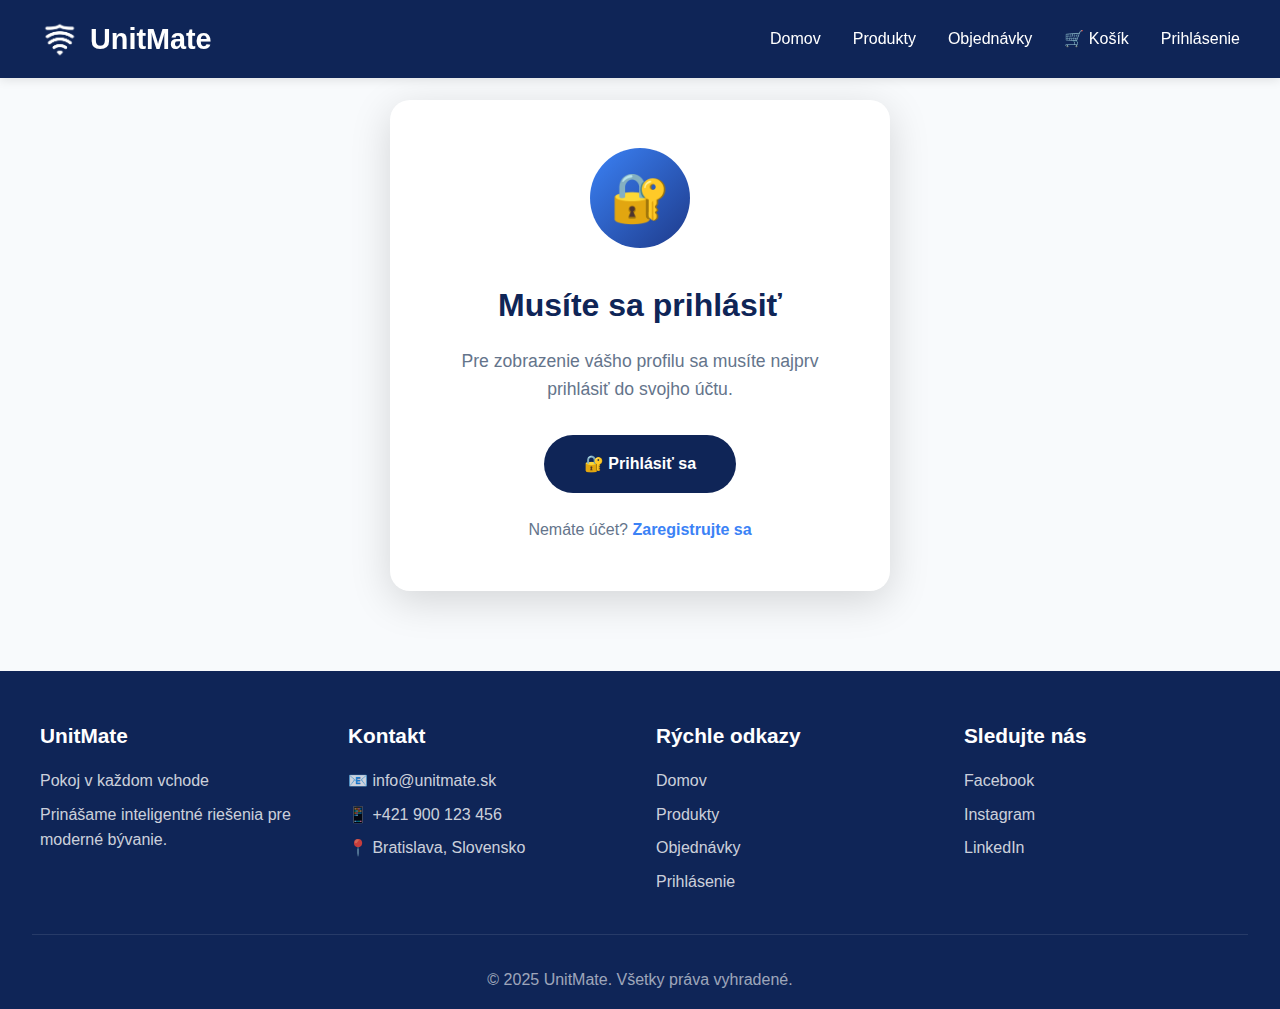
<file: html/profile.html>
<!DOCTYPE html>
<html lang="sk">

<head>
    <meta charset="UTF-8">
    <meta name="viewport" content="width=device-width, initial-scale=1.0">
    <title>UnitMate - Profil</title>
    <link rel="stylesheet" href="../css/default.css">
    <style>
        * {
            margin: 0;
            padding: 0;
            box-sizing: border-box;
        }

        :root {
            --primary: #0f2557;
            --secondary: #1e3a8a;
            --accent: #3b82f6;
            --light: #f8fafc;
            --text: #1e293b;
            --success: #22c55e;
            --warning: #f59e0b;
        }

        body {
            font-family: -apple-system, BlinkMacSystemFont, 'Segoe UI', Roboto, Oxygen, Ubuntu, Cantarell, sans-serif;
            color: var(--text);
            line-height: 1.6;
            background: var(--light);
        }

        /* Navbar */
        nav {
            background: var(--primary);
            padding: 1rem 2rem;
            position: fixed;
            width: 100%;
            top: 0;
            z-index: 1000;
            box-shadow: 0 2px 10px rgba(0, 0, 0, 0.1);
        }

        .nav-container {
            max-width: 1200px;
            margin: 0 auto;
            display: flex;
            justify-content: space-between;
            align-items: center;
        }

        .logo {
            font-size: 1.8rem;
            font-weight: 700;
            color: white;
            text-decoration: none;
        }

        .nav-links {
            display: flex;
            gap: 2rem;
            list-style: none;
        }

        .nav-links a {
            color: white;
            text-decoration: none;
            transition: color 0.3s;
            font-weight: 500;
            font-size: 1rem;
            /* Set explicit font size for all nav items */
        }

        .nav-links a:hover {
            color: var(--accent);
        }

        #authLinkContainer a {
            font-size: inherit;
            /* Inherit font size from parent */
        }

        .menu-toggle {
            display: none;
            flex-direction: column;
            cursor: pointer;
            gap: 5px;
        }

        .menu-toggle span {
            width: 25px;
            height: 3px;
            background: white;
            transition: all 0.3s;
        }

        .menu-toggle.active span:nth-child(1) {
            transform: rotate(45deg) translate(8px, 8px);
        }

        .menu-toggle.active span:nth-child(2) {
            opacity: 0;
        }

        .menu-toggle.active span:nth-child(3) {
            transform: rotate(-45deg) translate(7px, -7px);
        }

        /* Profile Container */
        .profile-container {
            max-width: 1200px;
            margin: 100px auto 80px;
            padding: 0 2rem;
        }

        /* Profile Header */
        .profile-header {
            background: linear-gradient(135deg, var(--primary) 0%, var(--secondary) 100%);
            color: white;
            padding: 3rem;
            border-radius: 20px;
            margin-bottom: 2rem;
            box-shadow: 0 10px 40px rgba(0, 0, 0, 0.15);
            display: flex;
            align-items: center;
            gap: 2rem;
        }

        .profile-avatar {
            width: 120px;
            height: 120px;
            border-radius: 50%;
            background: linear-gradient(135deg, var(--accent) 0%, #60a5fa 100%);
            display: flex;
            align-items: center;
            justify-content: center;
            font-size: 3rem;
            font-weight: 700;
            border: 5px solid rgba(255, 255, 255, 0.3);
            box-shadow: 0 10px 30px rgba(0, 0, 0, 0.2);
        }

        .profile-info {
            flex: 1;
        }

        .profile-username {
            font-size: 1.2rem;
            opacity: 0.9;
            margin-bottom: 0.5rem;
        }

        .profile-role {
            display: inline-block;
            padding: 0.4rem 1rem;
            background: rgba(255, 255, 255, 0.2);
            border-radius: 20px;
            font-size: 0.9rem;
            font-weight: 600;
        }

        .profile-actions {
            display: flex;
            gap: 1rem;
        }

        .action-btn {
            padding: 0.8rem 1.5rem;
            background: white;
            color: var(--primary);
            border: none;
            border-radius: 25px;
            font-weight: 600;
            cursor: pointer;
            transition: all 0.3s;
        }

        .action-btn:hover {
            transform: translateY(-2px);
            box-shadow: 0 5px 20px rgba(255, 255, 255, 0.3);
        }

        .action-btn.logout {
            background: rgba(255, 255, 255, 0.2);
            color: white;
            border: 2px solid white;
        }

        /* Tabs */
        .profile-tabs {
            display: flex;
            gap: 1rem;
            margin-bottom: 2rem;
            border-bottom: 2px solid #e2e8f0;
        }

        .tab {
            padding: 1rem 2rem;
            background: none;
            border: none;
            font-size: 1rem;
            font-weight: 600;
            color: #64748b;
            cursor: pointer;
            transition: all 0.3s;
            position: relative;
        }

        .tab.active {
            color: var(--primary);
        }

        .tab.active::after {
            content: '';
            position: absolute;
            bottom: -2px;
            left: 0;
            right: 0;
            height: 2px;
            background: var(--accent);
        }

        .tab:hover {
            color: var(--accent);
        }

        /* Tab Content */
        .tab-content {
            display: none;
        }

        .tab-content.active {
            display: block;
        }

        /* Info Cards */
        .info-grid {
            display: grid;
            grid-template-columns: repeat(auto-fit, minmax(300px, 1fr));
            gap: 2rem;
            margin-bottom: 2rem;
        }

        .info-card {
            background: white;
            padding: 2rem;
            border-radius: 15px;
            box-shadow: 0 5px 20px rgba(0, 0, 0, 0.08);
        }

        .info-card h3 {
            color: var(--primary);
            margin-bottom: 1.5rem;
            font-size: 1.3rem;
            display: flex;
            align-items: center;
            gap: 0.5rem;
        }

        .info-item {
            display: flex;
            justify-content: space-between;
            padding: 0.8rem 0;
            border-bottom: 1px solid #f1f5f9;
        }

        .info-item:last-child {
            border-bottom: none;
        }

        .info-label {
            color: #64748b;
            font-weight: 600;
        }

        .info-value {
            color: var(--text);
            font-weight: 600;
            text-align: right;
        }

        /* Statistics */
        .stats-grid {
            display: grid;
            grid-template-columns: repeat(auto-fit, minmax(200px, 1fr));
            gap: 1.5rem;
            margin-bottom: 2rem;
        }

        .stat-card {
            background: white;
            padding: 2rem;
            border-radius: 15px;
            box-shadow: 0 5px 20px rgba(0, 0, 0, 0.08);
            text-align: center;
        }

        .stat-icon {
            width: 60px;
            height: 60px;
            margin: 0 auto 1rem;
            border-radius: 50%;
            display: flex;
            align-items: center;
            justify-content: center;
            font-size: 2rem;
        }

        .stat-icon.blue {
            background: rgba(59, 130, 246, 0.1);
        }

        .stat-icon.green {
            background: rgba(34, 197, 94, 0.1);
        }

        .stat-icon.orange {
            background: rgba(245, 158, 11, 0.1);
        }

        .stat-icon.purple {
            background: rgba(168, 85, 247, 0.1);
        }

        .stat-value {
            font-size: 2rem;
            font-weight: 800;
            color: var(--primary);
            margin-bottom: 0.5rem;
        }

        .stat-label {
            color: #64748b;
            font-size: 0.9rem;
        }

        /* Orders List */
        .orders-list {
            display: flex;
            flex-direction: column;
            gap: 1rem;
        }

        .order-item {
            background: white;
            padding: 1.5rem;
            border-radius: 12px;
            box-shadow: 0 2px 10px rgba(0, 0, 0, 0.06);
            display: flex;
            justify-content: space-between;
            align-items: center;
            transition: all 0.3s;
            cursor: pointer;
        }

        .order-item:hover {
            transform: translateY(-3px);
            box-shadow: 0 5px 20px rgba(0, 0, 0, 0.1);
        }

        .order-details {
            flex: 1;
        }

        .order-id {
            font-weight: 700;
            color: var(--primary);
            margin-bottom: 0.3rem;
        }

        .order-products {
            color: #64748b;
            font-size: 0.9rem;
        }

        .order-status {
            padding: 0.4rem 1rem;
            border-radius: 20px;
            font-weight: 600;
            font-size: 0.85rem;
        }

        .status-delivered {
            background: #dcfce7;
            color: #15803d;
        }

        .status-shipped {
            background: #e0e7ff;
            color: #4338ca;
        }

        .status-processing {
            background: #dbeafe;
            color: #1e40af;
        }

        .order-price {
            font-size: 1.5rem;
            font-weight: 800;
            color: var(--accent);
            margin-left: 2rem;
        }

        /* Edit Form */
        .edit-form {
            background: white;
            padding: 2rem;
            border-radius: 15px;
            box-shadow: 0 5px 20px rgba(0, 0, 0, 0.08);
        }

        .form-group {
            margin-bottom: 1.5rem;
        }

        .form-label {
            display: block;
            margin-bottom: 0.5rem;
            font-weight: 600;
            color: var(--text);
        }

        .form-input {
            width: 100%;
            padding: 1rem;
            border: 2px solid #e2e8f0;
            border-radius: 12px;
            font-size: 1rem;
            transition: all 0.3s;
        }

        .form-input:focus {
            outline: none;
            border-color: var(--accent);
            box-shadow: 0 0 0 3px rgba(59, 130, 246, 0.1);
        }

        .form-actions {
            display: flex;
            gap: 1rem;
            margin-top: 2rem;
        }

        .btn {
            padding: 1rem 2rem;
            border: none;
            border-radius: 25px;
            font-weight: 600;
            cursor: pointer;
            transition: all 0.3s;
        }

        .btn-primary {
            background: var(--primary);
            color: white;
        }

        .btn-primary:hover {
            background: var(--secondary);
            transform: translateY(-2px);
        }

        .btn-secondary {
            background: #e2e8f0;
            color: var(--text);
        }

        .btn-secondary:hover {
            background: #cbd5e1;
        }

        /* Footer */
        footer {
            background: var(--primary);
            color: white;
            padding: 3rem 2rem 1rem;
        }

        .footer-content {
            max-width: 1200px;
            margin: 0 auto;
            display: grid;
            grid-template-columns: repeat(auto-fit, minmax(250px, 1fr));
            gap: 2rem;
            margin-bottom: 2rem;
        }

        .footer-section h3 {
            margin-bottom: 1rem;
            font-size: 1.3rem;
        }

        .footer-section p,
        .footer-section a {
            color: rgba(255, 255, 255, 0.8);
            text-decoration: none;
            display: block;
            margin-bottom: 0.5rem;
        }

        .footer-section a:hover {
            color: white;
        }

        .copyright {
            text-align: center;
            padding-top: 2rem;
            border-top: 1px solid rgba(255, 255, 255, 0.1);
            color: rgba(255, 255, 255, 0.6);
        }

        /* ===== profile / auth styles (added) ===== */
        .profile-wrap {
            position: relative;
            font-family: inherit;
        }

        .profile-btn {
            display: inline-flex;
            align-items: center;
            gap: 8px;
            background: transparent;
            border: none;
            color: white;
            cursor: pointer;
            font-weight: 600;
            padding: 6px 10px;
            border-radius: 8px;
            font-size: 0.95rem;
        }

        .profile-btn:focus {
            outline: 2px solid rgba(255, 255, 255, 0.12);
            outline-offset: 2px;
        }

        .profile-icon svg {
            width: 18px;
            height: 18px;
            fill: white;
            opacity: 0.95;
            display: block;
        }

        .profile-name {
            color: white;
            white-space: nowrap;
        }

        .profile-caret {
            color: rgba(255, 255, 255, 0.9);
            font-size: 0.8rem;
        }

        .profile-dropdown {
            display: none;
            position: absolute;
            right: 0;
            top: calc(100% + 8px);
            background: white;
            border-radius: 10px;
            box-shadow: 0 8px 30px rgba(16, 24, 40, 0.12);
            overflow: hidden;
            min-width: 200px;
            z-index: 1500;
            font-size: 0.95rem;
        }

        .profile-item {
            display: block;
            padding: 10px 14px;
            color: var(--text);
            text-decoration: none;
            background: transparent;
            border: 0;
            width: 100%;
            text-align: left;
            cursor: pointer;
        }

        .profile-item:hover {
            background: #f8fafc;
        }

        .profile-item.logout {
            background: #fff7f7;
            color: #b91c1c;
        }

        /* ===== end profile styles ===== */

        @media (max-width: 968px) {
            .profile-header {
                flex-direction: column;
                text-align: center;
                padding: 2rem;
            }

            .profile-avatar {
                width: 100px;
                height: 100px;
                font-size: 2.5rem;
            }

            .profile-name {
                font-size: 2rem;
            }

            .profile-actions {
                flex-direction: column;
                width: 100%;
                gap: 0.5rem;
            }

            .action-btn {
                width: 100%;
            }

            .profile-tabs {
                overflow-x: auto;
                flex-wrap: nowrap;
                -webkit-overflow-scrolling: touch;
            }

            .tab {
                padding: 0.8rem 1.2rem;
                white-space: nowrap;
                font-size: 0.9rem;
            }

            .stats-grid {
                grid-template-columns: repeat(2, 1fr);
                gap: 1rem;
            }

            .stat-card {
                padding: 1.5rem;
            }

            .stat-icon {
                width: 50px;
                height: 50px;
                font-size: 1.5rem;
            }

            .stat-value {
                font-size: 1.5rem;
            }

            .info-grid {
                grid-template-columns: 1fr;
            }

            .order-item {
                flex-direction: column;
                gap: 1rem;
                align-items: flex-start;
            }

            .order-price {
                margin-left: 0;
                align-self: flex-end;
            }
        }

        @media (max-width: 480px) {
            .profile-container {
                padding: 0 1rem;
            }

            .profile-header {
                padding: 1.5rem;
                border-radius: 15px;
            }

            .profile-name {
                font-size: 1.5rem;
            }

            .stats-grid {
                grid-template-columns: 1fr;
            }

            .info-card {
                padding: 1.5rem;
            }

            .form-actions {
                flex-direction: column;
            }

            .btn {
                width: 100%;
            }
        }

        @media (max-width: 768px) {
            .menu-toggle {
                display: flex;
            }

            .nav-links {
                position: fixed;
                left: -100%;
                top: 60px;
                flex-direction: column;
                background: var(--primary);
                width: 100%;
                text-align: center;
                transition: left 0.3s;
                padding: 2rem 0;
                gap: 0;
                box-shadow: 0 5px 10px rgba(0, 0, 0, 0.2);
            }

            .nav-links.active {
                left: 0;
            }

            .nav-links li {
                padding: 1rem 0;
                border-bottom: 1px solid rgba(255, 255, 255, 0.1);
            }

            .register-card {
                padding: 2rem;
            }

            .register-title {
                font-size: 2rem;
            }

            .footer-content {
                grid-template-columns: 1fr;
            }
        }

        .logo {
            display: flex;
            align-items: center;
            gap: 10px;
            text-decoration: none;
        }

        .logo img {
            height: 40px;
            width: auto;
        }
    </style>
</head>

<body>
    <!-- Navbar -->
    <nav>
        <div class="nav-container">
            <a href="../index.html" class="logo">
                <img src="../resources/img/unitmate_logo_wb.png" alt="UnitMate Logo">
                UnitMate
            </a>
            <div class="menu-toggle" id="mobile-menu">
                <span></span>
                <span></span>
                <span></span>
            </div>
            <ul class="nav-links" id="nav-links">
                <li><a href="../index.html">Domov</a></li>
                <li><a href="produkty.html">Produkty</a></li>
                <li><a href="objednavky.html">Objednávky</a></li>
                <li><a href="cart.html" title="Košík">🛒 Košík</a></li>
                <li id="authLinkContainer"><a href="login.html">Prihlásenie</a></li>
            </ul>
        </div>
    </nav>

    <!-- Profile Container -->
    <div class="profile-container">
        <!-- Profile Header -->
        <div class="profile-header">
            <div class="profile-avatar">JN</div>
            <div class="profile-info">
                <div class="profile-name">Ján Novák</div>
                <div class="profile-username">@jan.novak</div>
                <span class="profile-role">👤 Zákazník</span>
            </div>
            <div class="profile-actions">
                <button class="action-btn" onclick="switchTab('edit')">✏️ Upraviť profil</button>
                <button class="action-btn logout" onclick="logout()">🚪 Odhlásiť sa</button>
            </div>
        </div>

        <!-- Tabs -->
        <div class="profile-tabs">
            <button class="tab active" onclick="switchTab('overview')">📊 Prehľad</button>
            <button class="tab" onclick="switchTab('orders')">📦 Objednávky</button>
            <button class="tab" onclick="switchTab('info')">ℹ️ Informácie</button>
            <button class="tab" onclick="switchTab('edit')">⚙️ Nastavenia</button>
        </div>

        <!-- Overview Tab -->
        <div id="overview" class="tab-content active">
            <div class="stats-grid">
                <div class="stat-card">
                    <div class="stat-icon blue">📦</div>
                    <div class="stat-value">12</div>
                    <div class="stat-label">Celkový počet objednávok</div>
                </div>
                <div class="stat-card">
                    <div class="stat-icon green">✓</div>
                    <div class="stat-value">9</div>
                    <div class="stat-label">Doručené objednávky</div>
                </div>
                <div class="stat-card">
                    <div class="stat-icon orange">🚚</div>
                    <div class="stat-value">2</div>
                    <div class="stat-label">Aktívne objednávky</div>
                </div>
                <div class="stat-card">
                    <div class="stat-icon purple">💰</div>
                    <div class="stat-value">1847€</div>
                    <div class="stat-label">Celková útrata</div>
                </div>
            </div>

            <div class="info-card">
                <h3>🕐 Posledné objednávky</h3>
                <div class="orders-list">
                    <div class="order-item">
                        <div class="order-details">
                            <div class="order-id">ORD-001</div>
                            <div class="order-products">Smart Door Lock, WiFi Camera</div>
                        </div>
                        <span class="order-status status-delivered">Doručené</span>
                        <div class="order-price">283€</div>
                    </div>
                    <div class="order-item">
                        <div class="order-details">
                            <div class="order-id">ORD-008</div>
                            <div class="order-products">Smart Thermostat</div>
                        </div>
                        <span class="order-status status-shipped">Odoslané</span>
                        <div class="order-price">129€</div>
                    </div>
                    <div class="order-item">
                        <div class="order-details">
                            <div class="order-id">ORD-015</div>
                            <div class="order-products">Motion Sensor, Smart Plug (2x)</div>
                        </div>
                        <span class="order-status status-processing">Spracováva sa</span>
                        <div class="order-price">103€</div>
                    </div>
                </div>
            </div>
        </div>

        <!-- Orders Tab -->
        <div id="orders" class="tab-content">
            <div class="info-card">
                <h3>📦 Všetky objednávky</h3>
                <div class="orders-list">
                    <div class="order-item">
                        <div class="order-details">
                            <div class="order-id">ORD-001 • 25.10.2025</div>
                            <div class="order-products">Smart Door Lock, WiFi Security Camera, Motion Sensor</div>
                        </div>
                        <span class="order-status status-delivered">Doručené</span>
                        <div class="order-price">283€</div>
                    </div>
                    <div class="order-item">
                        <div class="order-details">
                            <div class="order-id">ORD-008 • 28.10.2025</div>
                            <div class="order-products">Smart Thermostat</div>
                        </div>
                        <span class="order-status status-shipped">Odoslané</span>
                        <div class="order-price">129€</div>
                    </div>
                    <div class="order-item">
                        <div class="order-details">
                            <div class="order-id">ORD-015 • 30.10.2025</div>
                            <div class="order-products">Motion Sensor, Smart Plug (2x)</div>
                        </div>
                        <span class="order-status status-processing">Spracováva sa</span>
                        <div class="order-price">103€</div>
                    </div>
                    <div class="order-item">
                        <div class="order-details">
                            <div class="order-id">ORD-021 • 15.10.2025</div>
                            <div class="order-products">Smart Light Hub, Water Leak Detector</div>
                        </div>
                        <span class="order-status status-delivered">Doručené</span>
                        <div class="order-price">134€</div>
                    </div>
                    <div class="order-item">
                        <div class="order-details">
                            <div class="order-id">ORD-027 • 08.10.2025</div>
                            <div class="order-products">Smart Doorbell</div>
                        </div>
                        <span class="order-status status-delivered">Doručené</span>
                        <div class="order-price">119€</div>
                    </div>
                </div>
            </div>
        </div>

        <!-- Info Tab -->
        <div id="info" class="tab-content">
            <div class="info-grid">
                <div class="info-card">
                    <h3>👤 Osobné údaje</h3>
                    <div class="info-item">
                        <span class="info-label">Meno</span>
                        <span class="info-value"></span>
                    </div>
                    <div class="info-item">
                        <span class="info-label">Priezvisko</span>
                        <span class="info-value"></span>
                    </div>
                    <div class="info-item">
                        <span class="info-label">Užívateľské meno</span>
                        <span class="info-value"></span>
                    </div>
                    <div class="info-item">
                        <span class="info-label">Rola</span>
                        <span class="info-value"></span>
                    </div>
                </div>

                <div class="info-card">
                    <h3>📧 Kontaktné údaje</h3>
                    <div class="info-item">
                        <span class="info-label">Email</span>
                        <span class="info-value">-</span>
                    </div>
                    <div class="info-item">
                        <span class="info-label">Telefón</span>
                        <span class="info-value">-</span>
                    </div>
                    <div class="info-item">
                        <span class="info-label">Adresa</span>
                        <span class="info-value">-</span>
                    </div>
                </div>
            </div>
        </div>

        <!-- Edit Tab -->
        <div id="edit" class="tab-content">
            <form class="edit-form" id="editForm">
                <h3 style="color: var(--primary); margin-bottom: 1.5rem;">⚙️ Upraviť profil</h3>

                <div class="form-group">
                    <label class="form-label">Meno</label>
                    <input type="text" class="form-input" value="Ján">
                </div>

                <div class="form-group">
                    <label class="form-label">Priezvisko</label>
                    <input type="text" class="form-input" value="Novák">
                </div>

                <div class="form-group">
                    <label class="form-label">Email</label>
                    <input type="email" class="form-input" value="jan.novak@email.sk">
                </div>

                <div class="form-group">
                    <label class="form-label">Telefón</label>
                    <input type="tel" class="form-input" value="+421 901 234 567">
                </div>

                <div class="form-group">
                    <label class="form-label">Adresa</label>
                    <input type="text" class="form-input" value="Hlavná 123, Bratislava 811 01">
                </div>

                <div class="form-actions">
                    <button type="submit" class="btn btn-primary">💾 Uložiť zmeny</button>
                    <button type="button" class="btn btn-secondary" onclick="switchTab('overview')">❌ Zrušiť</button>
                </div>
            </form>
        </div>
    </div>

    <!-- Footer -->
    <footer>
        <div class="footer-content">
            <div class="footer-section">
                <h3>UnitMate</h3>
                <p>Pokoj v každom vchode</p>
                <p>Prinášame inteligentné riešenia pre moderné bývanie.</p>
            </div>
            <div class="footer-section">
                <h3>Kontakt</h3>
                <p>📧 info@unitmate.sk</p>
                <p>📱 +421 900 123 456</p>
                <p>📍 Bratislava, Slovensko</p>
            </div>
            <div class="footer-section">
                <h3>Rýchle odkazy</h3>
                <a href="../index.html">Domov</a>
                <a href="produkty.html">Produkty</a>
                <a href="objednavky.html">Objednávky</a>
                <a href="login.html">Prihlásenie</a>
            </div>
            <div class="footer-section">
                <h3>Sledujte nás</h3>
                <a href="#">Facebook</a>
                <a href="#">Instagram</a>
                <a href="#">LinkedIn</a>
            </div>
        </div>
        <div class="copyright">
            <p>&copy; 2025 UnitMate. Všetky práva vyhradené.</p>
        </div>
    </footer>

    <script>
        // Tab switching
        function switchTab(tabName) {
            // Hide all tabs
            document.querySelectorAll('.tab-content').forEach(content => {
                content.classList.remove('active');
            });
            document.querySelectorAll('.tab').forEach(tab => {
                tab.classList.remove('active');
            });

            // Show selected tab
            document.getElementById(tabName).classList.add('active');

            // Update tab button
            const tabs = document.querySelectorAll('.tab');
            const tabNames = ['overview', 'orders', 'info', 'edit'];
            const index = tabNames.indexOf(tabName);
            if (index !== -1) {
                tabs[index].classList.add('active');
            }
        }

        // Logout function
        function logout() {
            if (confirm('Naozaj sa chcete odhlásiť?')) {
                sessionStorage.removeItem('user');
                localStorage.removeItem('user');
                fetch('../php/logout_user.php', {
                    method: 'POST',
                    credentials: 'same-origin'
                });
                window.location.href = 'login.html';
            }
        }

        // Mobile menu toggle
    </script>

    <script src="js/mobile_dropdown.js"></script>
    <!-- load shared auth UI script -->
    <script src="js/auth.js"></script>

    <!-- Load profile logic -->
    <script src="js/profile_logic.js"></script>

    <script src="js/cart.js"></script>
</body>

</html>
</file>
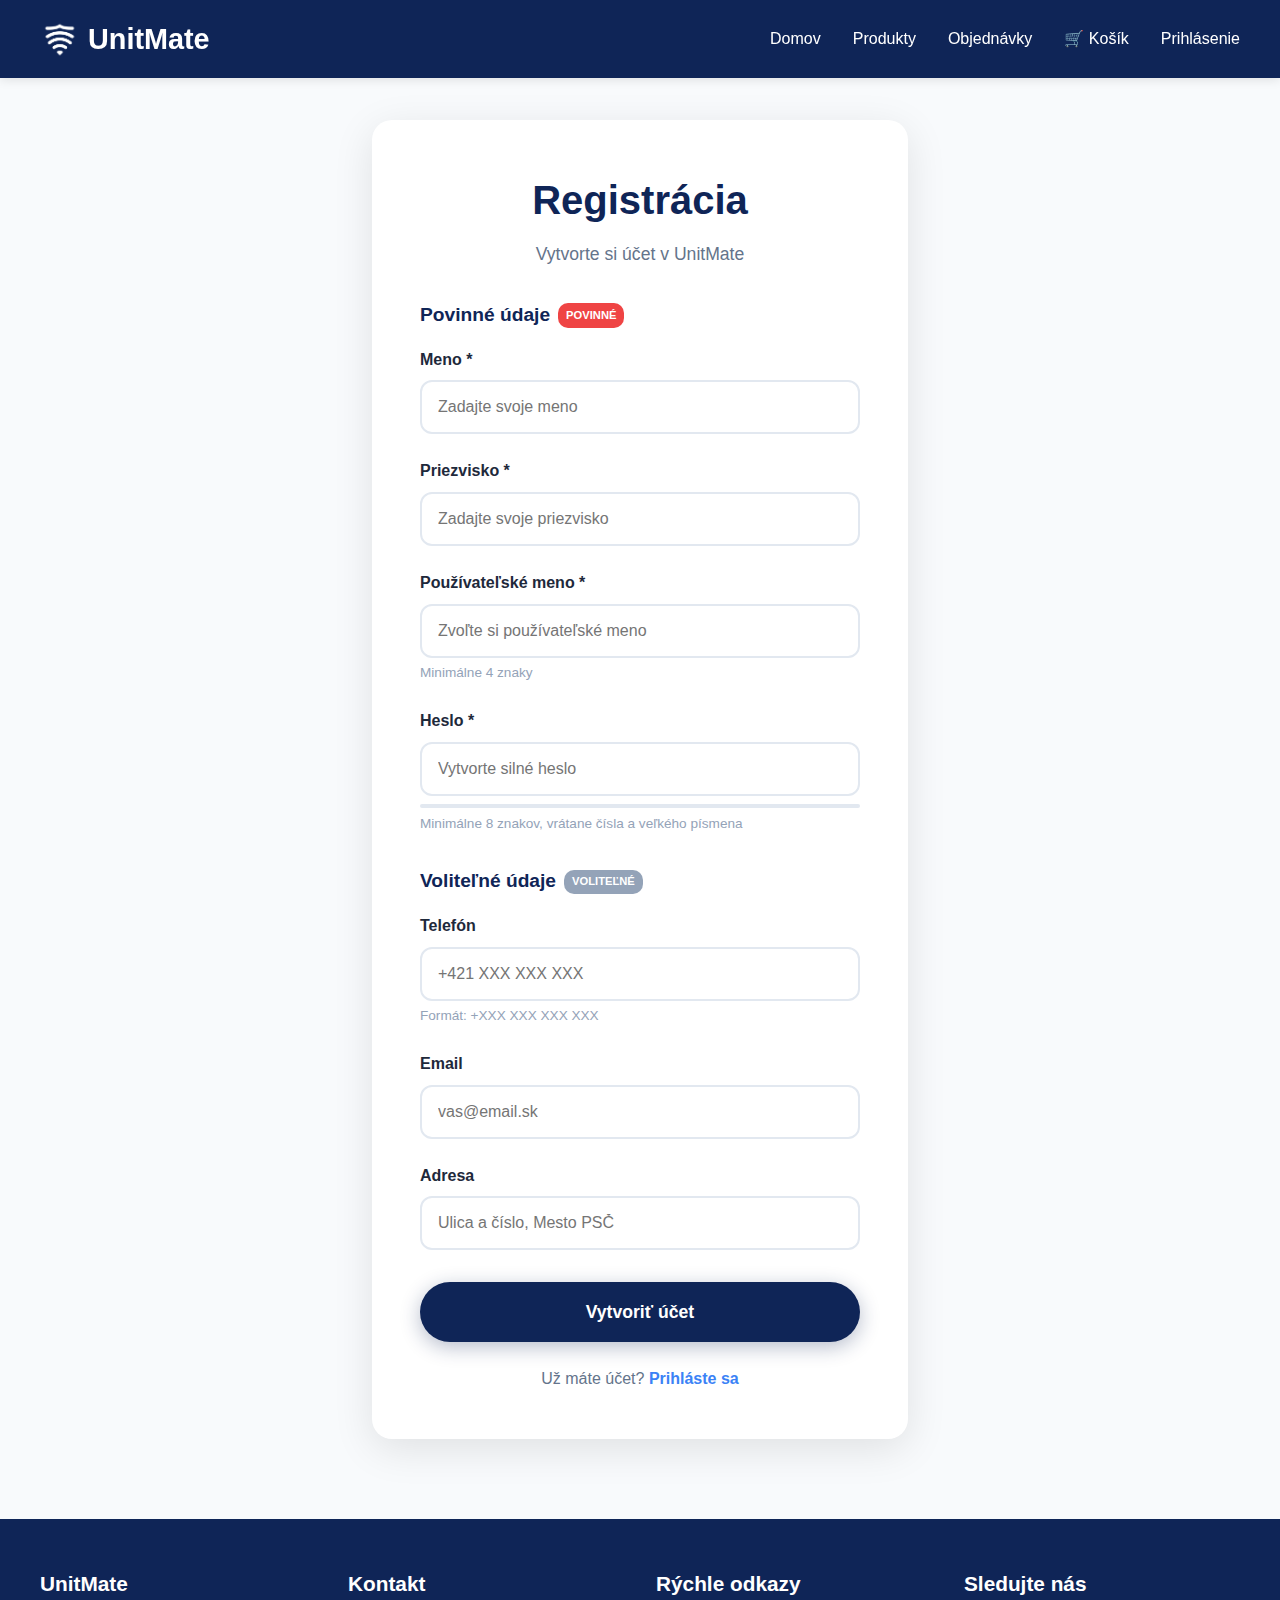
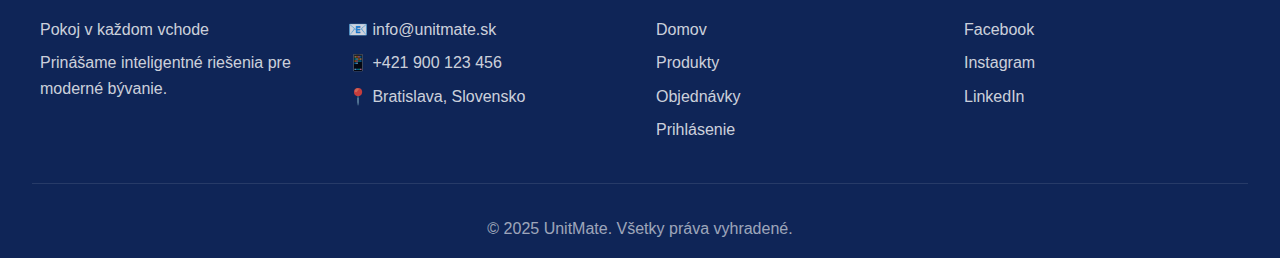
<file: html/register.html>
<!DOCTYPE html>
<html lang="sk">

<head>
    <meta charset="UTF-8">
    <meta name="viewport" content="width=device-width, initial-scale=1.0">
    <title>UnitMate - Registrácia</title>
    <link rel="stylesheet" href="../css/default.css">
    <style>
        * {
            margin: 0;
            padding: 0;
            box-sizing: border-box;
        }

        :root {
            --primary: #0f2557;
            --secondary: #1e3a8a;
            --accent: #3b82f6;
            --light: #f8fafc;
            --text: #1e293b;
            --success: #22c55e;
            --danger: #ef4444;
        }

        body {
            font-family: -apple-system, BlinkMacSystemFont, 'Segoe UI', Roboto, Oxygen, Ubuntu, Cantarell, sans-serif;
            color: var(--text);
            line-height: 1.6;
            background: var(--light);
        }

        /* Navbar */
        nav {
            background: var(--primary);
            padding: 1rem 2rem;
            position: fixed;
            width: 100%;
            top: 0;
            z-index: 1000;
            box-shadow: 0 2px 10px rgba(0, 0, 0, 0.1);
        }

        .nav-container {
            max-width: 1200px;
            margin: 0 auto;
            display: flex;
            justify-content: space-between;
            align-items: center;
        }

        .logo {
            font-size: 1.8rem;
            font-weight: 700;
            color: white;
            text-decoration: none;
            display: flex;
            align-items: center;
            gap: 0.5rem;
        }

        .logo img {
            height: 40px;
            width: auto;
        }

        .nav-links {
            display: flex;
            gap: 2rem;
            list-style: none;
        }

        .nav-links a {
            color: white;
            text-decoration: none;
            transition: color 0.3s;
            font-weight: 500;
        }

        .nav-links a:hover {
            color: var(--accent);
        }

        .menu-toggle {
            display: none;
            flex-direction: column;
            cursor: pointer;
            gap: 5px;
        }

        .menu-toggle span {
            width: 25px;
            height: 3px;
            background: white;
            transition: all 0.3s;
        }

        .menu-toggle.active span:nth-child(1) {
            transform: rotate(45deg) translate(8px, 8px);
        }

        .menu-toggle.active span:nth-child(2) {
            opacity: 0;
        }

        .menu-toggle.active span:nth-child(3) {
            transform: rotate(-45deg) translate(7px, -7px);
        }

        /* Register Container */
        .register-container {
            max-width: 600px;
            margin: 120px auto 80px;
            padding: 0 2rem;
        }

        .register-card {
            background: white;
            border-radius: 20px;
            padding: 3rem;
            box-shadow: 0 10px 40px rgba(0, 0, 0, 0.1);
        }

        .register-header {
            text-align: center;
            margin-bottom: 2rem;
        }

        .register-title {
            font-size: 2.5rem;
            font-weight: 800;
            color: var(--primary);
            margin-bottom: 0.5rem;
        }

        .register-subtitle {
            color: #64748b;
            font-size: 1.1rem;
        }

        .form-section {
            margin-bottom: 2rem;
        }

        .section-title {
            font-size: 1.2rem;
            font-weight: 700;
            color: var(--primary);
            margin-bottom: 1rem;
            display: flex;
            align-items: center;
            gap: 0.5rem;
        }

        .required-badge {
            background: var(--danger);
            color: white;
            font-size: 0.7rem;
            padding: 0.2rem 0.5rem;
            border-radius: 10px;
            font-weight: 600;
        }

        .optional-badge {
            background: #94a3b8;
            color: white;
            font-size: 0.7rem;
            padding: 0.2rem 0.5rem;
            border-radius: 10px;
            font-weight: 600;
        }

        .form-group {
            margin-bottom: 1.5rem;
        }

        .form-label {
            display: block;
            margin-bottom: 0.5rem;
            font-weight: 600;
            color: var(--text);
        }

        .form-input {
            width: 100%;
            padding: 1rem;
            border: 2px solid #e2e8f0;
            border-radius: 12px;
            font-size: 1rem;
            transition: all 0.3s;
            font-family: inherit;
        }

        .form-input:focus {
            outline: none;
            border-color: var(--accent);
            box-shadow: 0 0 0 3px rgba(59, 130, 246, 0.1);
        }

        .form-input.error {
            border-color: var(--danger);
        }

        .error-message {
            color: var(--danger);
            font-size: 0.85rem;
            margin-top: 0.5rem;
            display: none;
        }

        .error-message.show {
            display: block;
        }

        .input-hint {
            color: #94a3b8;
            font-size: 0.85rem;
            margin-top: 0.3rem;
        }

        .password-strength {
            margin-top: 0.5rem;
        }

        .strength-bar {
            height: 4px;
            background: #e2e8f0;
            border-radius: 2px;
            overflow: hidden;
            margin-bottom: 0.3rem;
        }

        .strength-fill {
            height: 100%;
            width: 0%;
            transition: all 0.3s;
        }

        .strength-text {
            font-size: 0.85rem;
            font-weight: 600;
        }

        .register-btn {
            width: 100%;
            padding: 1.2rem;
            background: var(--primary);
            color: white;
            border: none;
            border-radius: 50px;
            font-size: 1.1rem;
            font-weight: 700;
            cursor: pointer;
            transition: all 0.3s;
            box-shadow: 0 5px 20px rgba(15, 37, 87, 0.3);
        }

        .register-btn:hover {
            background: var(--secondary);
            transform: translateY(-3px);
            box-shadow: 0 8px 30px rgba(15, 37, 87, 0.4);
        }

        .register-btn:disabled {
            background: #94a3b8;
            cursor: not-allowed;
            transform: none;
        }

        .login-link {
            text-align: center;
            margin-top: 1.5rem;
            color: #64748b;
        }

        .login-link a {
            color: var(--accent);
            text-decoration: none;
            font-weight: 600;
        }

        .login-link a:hover {
            text-decoration: underline;
        }

        .success-message {
            background: #dcfce7;
            color: #15803d;
            padding: 1rem;
            border-radius: 12px;
            margin-bottom: 1.5rem;
            display: none;
            font-weight: 600;
        }

        .success-message.show {
            display: block;
        }

        /* Footer */
        footer {
            background: var(--primary);
            color: white;
            padding: 3rem 2rem 1rem;
        }

        .footer-content {
            max-width: 1200px;
            margin: 0 auto;
            display: grid;
            grid-template-columns: repeat(auto-fit, minmax(250px, 1fr));
            gap: 2rem;
            margin-bottom: 2rem;
        }

        .footer-section h3 {
            margin-bottom: 1rem;
            font-size: 1.3rem;
        }

        .footer-section p,
        .footer-section a {
            color: rgba(255, 255, 255, 0.8);
            text-decoration: none;
            display: block;
            margin-bottom: 0.5rem;
        }

        .footer-section a:hover {
            color: white;
        }

        .copyright {
            text-align: center;
            padding-top: 2rem;
            border-top: 1px solid rgba(255, 255, 255, 0.1);
            color: rgba(255, 255, 255, 0.6);
        }

        @media (max-width: 768px) {
            .menu-toggle {
                display: flex;
            }

            .nav-links {
                position: fixed;
                left: -100%;
                top: 60px;
                flex-direction: column;
                background: var(--primary);
                width: 100%;
                text-align: center;
                transition: left 0.3s;
                padding: 2rem 0;
                gap: 0;
                box-shadow: 0 5px 10px rgba(0, 0, 0, 0.2);
            }

            .nav-links.active {
                left: 0;
            }

            .nav-links li {
                padding: 1rem 0;
                border-bottom: 1px solid rgba(255, 255, 255, 0.1);
            }

            .register-card {
                padding: 2rem;
            }

            .register-title {
                font-size: 2rem;
            }

            .footer-content {
                grid-template-columns: 1fr;
            }
        }
        
    </style>
</head>

<body>
    <!-- Navbar -->
    <nav>
        <div class="nav-container">
            <a href="../index.html" class="logo">
                <img src="../resources/img/unitmate_logo_wb.png" alt="UnitMate Logo">
                UnitMate
            </a>
            <div class="menu-toggle" id="mobile-menu">
                <span></span>
                <span></span>
                <span></span>
            </div>
            <ul class="nav-links" id="nav-links">
                <li><a href="../index.html">Domov</a></li>
                <li><a href="produkty.html">Produkty</a></li>
                <li><a href="objednavky.html">Objednávky</a></li>
                <li><a href="cart.html" title="Košík">🛒 Košík</a></li>
                <li><a href="login.html">Prihlásenie</a></li>
            </ul>
        </div>
    </nav>

    <!-- Register Container -->
    <div class="register-container">
        <div class="register-card">
            <div class="register-header">
                <h1 class="register-title">Registrácia</h1>
                <p class="register-subtitle">Vytvorte si účet v UnitMate</p>
            </div>

            <div class="success-message" id="successMessage">
                ✓ Účet bol úspešne vytvorený!
            </div>

            <form id="registerForm">
                <!-- Required Fields -->
                <div class="form-section">
                    <div class="section-title">
                        Povinné údaje
                        <span class="required-badge">POVINNÉ</span>
                    </div>

                    <div class="form-group">
                        <label class="form-label" for="firstName">Meno *</label>
                        <input type="text" id="firstName" name="firstname" class="form-input" required
                            placeholder="Zadajte svoje meno">
                        <div class="error-message" id="firstNameError">Meno je povinné</div>
                    </div>

                    <div class="form-group">
                        <label class="form-label" for="lastName">Priezvisko *</label>
                        <input type="text" id="lastName" name="lastname" class="form-input" required
                            placeholder="Zadajte svoje priezvisko">
                        <div class="error-message" id="lastNameError">Priezvisko je povinné</div>
                    </div>

                    <div class="form-group">
                        <label class="form-label" for="username">Používateľské meno *</label>
                        <input type="text" id="username" name="login" class="form-input" required
                            placeholder="Zvoľte si používateľské meno">
                        <div class="input-hint">Minimálne 4 znaky</div>
                        <div class="error-message" id="usernameError">Používateľské meno musí mať aspoň 4 znaky</div>
                    </div>

                    <div class="form-group">
                        <label class="form-label" for="password">Heslo *</label>
                        <input type="password" id="password" name="password" class="form-input" required
                            placeholder="Vytvorte silné heslo">
                        <div class="password-strength">
                            <div class="strength-bar">
                                <div class="strength-fill" id="strengthFill"></div>
                            </div>
                            <div class="strength-text" id="strengthText"></div>
                        </div>
                        <div class="input-hint">Minimálne 8 znakov, vrátane čísla a veľkého písmena</div>
                        <div class="error-message" id="passwordError">Heslo musí mať aspoň 8 znakov</div>
                    </div>
                </div>

                <!-- Optional Fields -->
                <div class="form-section">
                    <div class="section-title">
                        Voliteľné údaje
                        <span class="optional-badge">VOLITEĽNÉ</span>
                    </div>

                    <div class="form-group">
                        <label class="form-label" for="telephone">Telefón</label>
                        <input type="tel" id="telephone" name="telephone" class="form-input"
                            placeholder="+421 XXX XXX XXX">
                        <div class="input-hint">Formát: +XXX XXX XXX XXX</div>
                        <div class="error-message" id="telephoneError">Neplatný formát telefónneho čísla</div>
                    </div>

                    <div class="form-group">
                        <label class="form-label" for="email">Email</label>
                        <input type="email" id="email" name="email" class="form-input" placeholder="vas@email.sk">
                        <div class="error-message" id="emailError">Neplatný email</div>
                    </div>

                    <div class="form-group">
                        <label class="form-label" for="address">Adresa</label>
                        <input type="text" id="address" name="address" class="form-input"
                            placeholder="Ulica a číslo, Mesto PSČ">
                    </div>
                </div>

                <button type="submit" class="register-btn">Vytvoriť účet</button>
            </form>

            <div class="login-link">
                Už máte účet? <a href="login.html">Prihláste sa</a>
            </div>
        </div>
    </div>

    <!-- Footer -->
    <footer>
        <div class="footer-content">
            <div class="footer-section">
                <h3>UnitMate</h3>
                <p>Pokoj v každom vchode</p>
                <p>Prinášame inteligentné riešenia pre moderné bývanie.</p>
            </div>
            <div class="footer-section">
                <h3>Kontakt</h3>
                <p>📧 info@unitmate.sk</p>
                <p>📱 +421 900 123 456</p>
                <p>📍 Bratislava, Slovensko</p>
            </div>
            <div class="footer-section">
                <h3>Rýchle odkazy</h3>
                <a href="#home">Domov</a>
                <a href="#produkty">Produkty</a>
                <a href="#objednavky">Objednávky</a>
                <a href="#prihlasenie">Prihlásenie</a>
            </div>
            <div class="footer-section">
                <h3>Sledujte nás</h3>
                <a href="#">Facebook</a>
                <a href="#">Instagram</a>
                <a href="#">LinkedIn</a>
            </div>
        </div>
        <div class="copyright">
            <p>&copy; 2025 UnitMate. Všetky práva vyhradené.</p>
        </div>
    </footer>

    <script>
        // Password strength checker
        const passwordInput = document.getElementById('password');
        const strengthFill = document.getElementById('strengthFill');
        const strengthText = document.getElementById('strengthText');

        passwordInput.addEventListener('input', function () {
            const password = this.value;
            let strength = 0;

            if (password.length >= 8) strength++;
            if (password.match(/[a-z]/)) strength++;
            if (password.match(/[A-Z]/)) strength++;
            if (password.match(/[0-9]/)) strength++;
            if (password.match(/[^a-zA-Z0-9]/)) strength++;

            const percentage = (strength / 5) * 100;
            strengthFill.style.width = percentage + '%';

            if (strength <= 2) {
                strengthFill.style.background = '#ef4444';
                strengthText.textContent = 'Slabé heslo';
                strengthText.style.color = '#ef4444';
            } else if (strength <= 3) {
                strengthFill.style.background = '#f59e0b';
                strengthText.textContent = 'Stredné heslo';
                strengthText.style.color = '#f59e0b';
            } else {
                strengthFill.style.background = '#22c55e';
                strengthText.textContent = 'Silné heslo';
                strengthText.style.color = '#22c55e';
            }
        });

        // Form validation
        function validateForm() {
            let isValid = true;

            // Clear previous errors
            document.querySelectorAll('.form-input').forEach(input => {
                input.classList.remove('error');
            });
            document.querySelectorAll('.error-message').forEach(msg => {
                msg.classList.remove('show');
            });

            // Validate first name
            const firstName = document.getElementById('firstName');
            if (firstName.value.trim() === '') {
                firstName.classList.add('error');
                document.getElementById('firstNameError').classList.add('show');
                isValid = false;
            }

            // Validate last name
            const lastName = document.getElementById('lastName');
            if (lastName.value.trim() === '') {
                lastName.classList.add('error');
                document.getElementById('lastNameError').classList.add('show');
                isValid = false;
            }

            // Validate username
            const username = document.getElementById('username');
            if (username.value.trim().length < 4) {
                username.classList.add('error');
                document.getElementById('usernameError').classList.add('show');
                isValid = false;
            }

            // Validate password
            const password = document.getElementById('password');
            if (password.value.length < 8) {
                password.classList.add('error');
                document.getElementById('passwordError').classList.add('show');
                isValid = false;
            }

            // Validate telephone (optional but if filled must be valid)
            const telephone = document.getElementById('telephone');
            if (telephone.value.trim() !== '') {
                const phoneRegex = /^\+\d{1,3}\s\d{3}\s\d{3}\s\d{3}$/;
                if (!phoneRegex.test(telephone.value.trim())) {
                    telephone.classList.add('error');
                    document.getElementById('telephoneError').classList.add('show');
                    isValid = false;
                }
            }

            // Validate email (optional but if filled must be valid)
            const email = document.getElementById('email');
            if (email.value.trim() !== '') {
                const emailRegex = /^[^\s@]+@[^\s@]+\.[^\s@]+$/;
                if (!emailRegex.test(email.value.trim())) {
                    email.classList.add('error');
                    document.getElementById('emailError').classList.add('show');
                    isValid = false;
                }
            }

            return isValid;
        }

        // Form submission
        document.getElementById('registerForm').addEventListener('submit', async function (e) {
            e.preventDefault();

            if (!validateForm()) {
                return;
            }

            // Prepare data for database
            const formData = {
                firstname: document.getElementById('firstName').value.trim(),
                lastname: document.getElementById('lastName').value.trim(),
                login: document.getElementById('username').value.trim(),
                password: document.getElementById('password').value,
                telephone: document.getElementById('telephone').value.trim() || null,
                email: document.getElementById('email').value.trim() || null,
                address: document.getElementById('address').value.trim() || null
            };

            try {
                const response = await fetch('../php/register_user.php', {
                    method: 'POST',
                    headers: {
                        'Content-Type': 'application/json',
                    },
                    body: JSON.stringify(formData)
                });

                const result = await response.json();

                if (result.success) {
                    // Show success message
                    document.getElementById('successMessage').classList.add('show');

                    // Reset form
                    this.reset();
                    strengthFill.style.width = '0%';
                    strengthText.textContent = '';

                    // Scroll to success message
                    document.getElementById('successMessage').scrollIntoView({ behavior: 'smooth' });
                } else {
                    throw new Error(result.message);
                }
            } catch (error) {
                console.error('Error:', error);
                alert('Chyba pri registrácii: ' + error.message);
            }
        });

        
    </script>
    <script src="js/mobile_dropdown.js"></script>
</body>

</html>
</file>
<file: css/default.css>
/* Reset and base styles */
* {
    box-sizing: border-box;
}

img {
    max-width: 100%;
    height: auto;
}

:root {
    --primary: #0f2557;
    --secondary: #1e3a8a;
    --accent: #3b82f6;
    --light: #f8fafc;
    --text: #1e293b;
    --success: #22c55e;
    --warning: #f59e0b;
    --danger: #ef4444;
}

body {
    font-family: -apple-system, BlinkMacSystemFont, 'Segoe UI', Roboto, Oxygen, Ubuntu, Cantarell, sans-serif;
    color: var(--text);
    line-height: 1.6;
    background: var(--light);
}

/* Navbar */
nav {
    background: var(--primary);
    padding: 1rem 2rem;
    position: fixed;
    width: 100%;
    top: 0;
    z-index: 1000;
    box-shadow: 0 2px 10px rgba(0, 0, 0, 0.1);
}


.nav-container {
    max-width: 1200px;
    margin: 0 auto;
    display: flex;
    justify-content: space-between;
    align-items: center;
}


.logo {
    font-size: 1.8rem;
    font-weight: 700;
    color: white;
    text-decoration: none;
    display: flex;
    align-items: center;
    gap: 10px;
}

.logo img {
    height: 40px;
    width: auto;
}

.nav-links {
    display: flex;
    gap: 2rem;
    list-style: none;
}


.nav-links a {
    color: white;
    text-decoration: none;
    transition: color 0.3s;
    font-weight: 500;
}


.nav-links a:hover {
    color: var(--accent);
}

.menu-toggle {
    display: none;
    flex-direction: column;
    cursor: pointer;
    gap: 5px;
}

.menu-toggle span {
    width: 25px;
    height: 3px;
    background: white;
    transition: all 0.3s;
}

.menu-toggle.active span:nth-child(1) {
    transform: rotate(45deg) translate(8px, 8px);
}

.menu-toggle.active span:nth-child(2) {
    opacity: 0;
}

.menu-toggle.active span:nth-child(3) {
    transform: rotate(-45deg) translate(7px, -7px);
}

/* Footer */
footer {
    background: var(--primary);
    color: white;
    padding: 3rem 2rem 1rem;
}

.footer-content {
    max-width: 1200px;
    margin: 0 auto;
    display: grid;
    grid-template-columns: repeat(auto-fit, minmax(250px, 1fr));
    gap: 2rem;
    margin-bottom: 2rem;
}

.footer-section h3 {
    margin-bottom: 1rem;
    font-size: 1.3rem;
}

.footer-section p,
.footer-section a {
    color: rgba(255, 255, 255, 0.8);
    text-decoration: none;
    display: block;
    margin-bottom: 0.5rem;
}

.footer-section a:hover {
    color: white;
}

.copyright {
    text-align: center;
    padding-top: 2rem;
    border-top: 1px solid rgba(255, 255, 255, 0.1);
    color: rgba(255, 255, 255, 0.6);
}

/* Profile/Auth styles */
.profile-wrap {
    position: relative;
    font-family: inherit;
}

.profile-btn {
    display: inline-flex;
    align-items: center;
    gap: 8px;
    background: transparent;
    border: none;
    color: white;
    cursor: pointer;
    font-weight: 700;
    padding: 6px 10px;
    border-radius: 8px;
    font-size: 0.95rem;
}

.profile-icon svg {
    width: 18px;
    height: 18px;
    fill: white;
    opacity: 0.95;
    display: block;
}

.profile-name {
    color: white;
    white-space: nowrap;
}

.profile-caret {
    color: rgba(255, 255, 255, 0.9);
    font-size: 0.8rem;
}

.profile-dropdown {
    display: none;
    position: absolute;
    right: 0;
    top: calc(100% + 8px);
    background: white;
    border-radius: 10px;
    box-shadow: 0 8px 30px rgba(16, 24, 40, 0.12);
    overflow: hidden;
    min-width: 200px;
    z-index: 1500;
    font-size: 0.95rem;
}

.profile-item {
    display: block;
    padding: 10px 14px;
    color: var(--text);
    text-decoration: none;
    background: transparent;
    border: 0;
    width: 100%;
    text-align: left;
    cursor: pointer;
}

.profile-item:hover {
    background: #f8fafc;
}

.profile-item.logout {
    background: #fff7f7;
    color: #b91c1c;
}

/* Responsive styles */
@media (max-width: 768px) {
    nav {
        padding: 0.8rem 1rem;
    }

    .nav-container {
        position: relative;
    }

    .logo {
        font-size: 1.4rem;
    }

    .logo img {
        height: 32px;
    }

    .nav-links {
        position: fixed;
        left: -100%;
        top: 60px;
        flex-direction: column;
        background: var(--primary);
        width: 100%;
        text-align: center;
        transition: left 0.3s ease;
        padding: 2rem 0;
        gap: 0;
        box-shadow: 0 5px 10px rgba(0, 0, 0, 0.2);
        max-height: calc(100vh - 60px);
        overflow-y: auto;
    }

    .nav-links.active {
        left: 0;
    }

    .nav-links li {
        padding: 1rem 0;
        border-bottom: 1px solid rgba(255, 255, 255, 0.1);
        width: 100%;
    }

    .nav-links a {
        display: block;
        padding: 0.5rem 1rem;
    }

    /* Profile dropdown in mobile */
    .profile-wrap {
        width: 100%;
    }

    .profile-btn {
        width: 100%;
        justify-content: center;
    }

    .profile-name {
        max-width: 150px;
        overflow: hidden;
        text-overflow: ellipsis;
    }

    .profile-dropdown {
        position: static;
        width: 100%;
        margin-top: 0.5rem;
        box-shadow: none;
        border-top: 1px solid rgba(255, 255, 255, 0.1);
    }
}

@media (max-width: 768px) {
    .form-group {
        margin-bottom: 1rem;
    }

    .form-input,
    .form-select,
    .form-textarea {
        padding: 0.7rem;
        font-size: 0.95rem;
    }

    .form-label {
        font-size: 0.9rem;
    }
}

@media (max-width: 768px) {
    footer {
        padding: 2rem 1rem 1rem;
    }

    .footer-content {
        grid-template-columns: 1fr;
        gap: 1.5rem;
    }

    .footer-section {
        text-align: center;
    }

    .footer-section h3 {
        font-size: 1.1rem;
    }

    .footer-section p,
    .footer-section a {
        font-size: 0.9rem;
    }
}

@media (max-width: 768px) {
    .mobile-hidden {
        display: none !important;
    }

    .mobile-full-width {
        width: 100% !important;
    }

    .mobile-stack {
        flex-direction: column !important;
    }

    .mobile-center {
        text-align: center !important;
    }
}

@media (hover: none) and (pointer: coarse) {

    /* Increase touch targets */
    button,
    a,
    .clickable {
        min-height: 44px;
        min-width: 44px;
    }

    /* Better button feedback */
    button:active,
    .btn:active {
        transform: scale(0.98);
    }

    /* Remove hover effects on touch devices */
    *:hover {
        transition: none;
    }
}

@media (min-width: 769px) and (max-width: 1024px) {
    .products-grid {
        grid-template-columns: repeat(3, 1fr);
    }

    .stats-grid {
        grid-template-columns: repeat(2, 1fr);
    }

    .features-grid {
        grid-template-columns: repeat(2, 1fr);
    }
}

@media (max-width: 374px) {
    .logo {
        font-size: 1.2rem;
    }

    .logo img {
        height: 28px;
    }

    h1 {
        font-size: 1.3rem !important;
    }

    h2 {
        font-size: 1.1rem !important;
    }

    .btn,
    .action-btn,
    .cta-button {
        padding: 0.7rem 1rem;
        font-size: 0.9rem;
    }
}

@media print {

    nav,
    footer,
    .menu-toggle,
    .profile-actions,
    .cta-button,
    .search-section {
        display: none !important;
    }

    body {
        background: white;
        color: black;
    }

    .product-card,
    .order-card,
    .info-card {
        break-inside: avoid;
        box-shadow: none;
        border: 1px solid #ddd;
    }
}

@media (max-width: 768px) {
    .cta-button {
        padding: 0.9rem 2rem;
        font-size: 1rem;
    }
}

@media (max-width: 768px) {

    .hero h1,
    .products-header h1,
    .orders-header h1,
    .cart-header h1 {
        font-size: 2rem;
        line-height: 1.2;
    }

    .hero p,
    .products-header p,
    .orders-header p,
    .cart-header p {
        font-size: 1rem;
    }

    .hero,
    .products-header,
    .orders-header,
    .cart-header {
        padding: 100px 1rem 40px;
    }
}

@media (max-width: 480px) {

    .hero h1,
    .products-header h1,
    .orders-header h1,
    .cart-header h1 {
        font-size: 1.5rem;
    }
}
</file>
